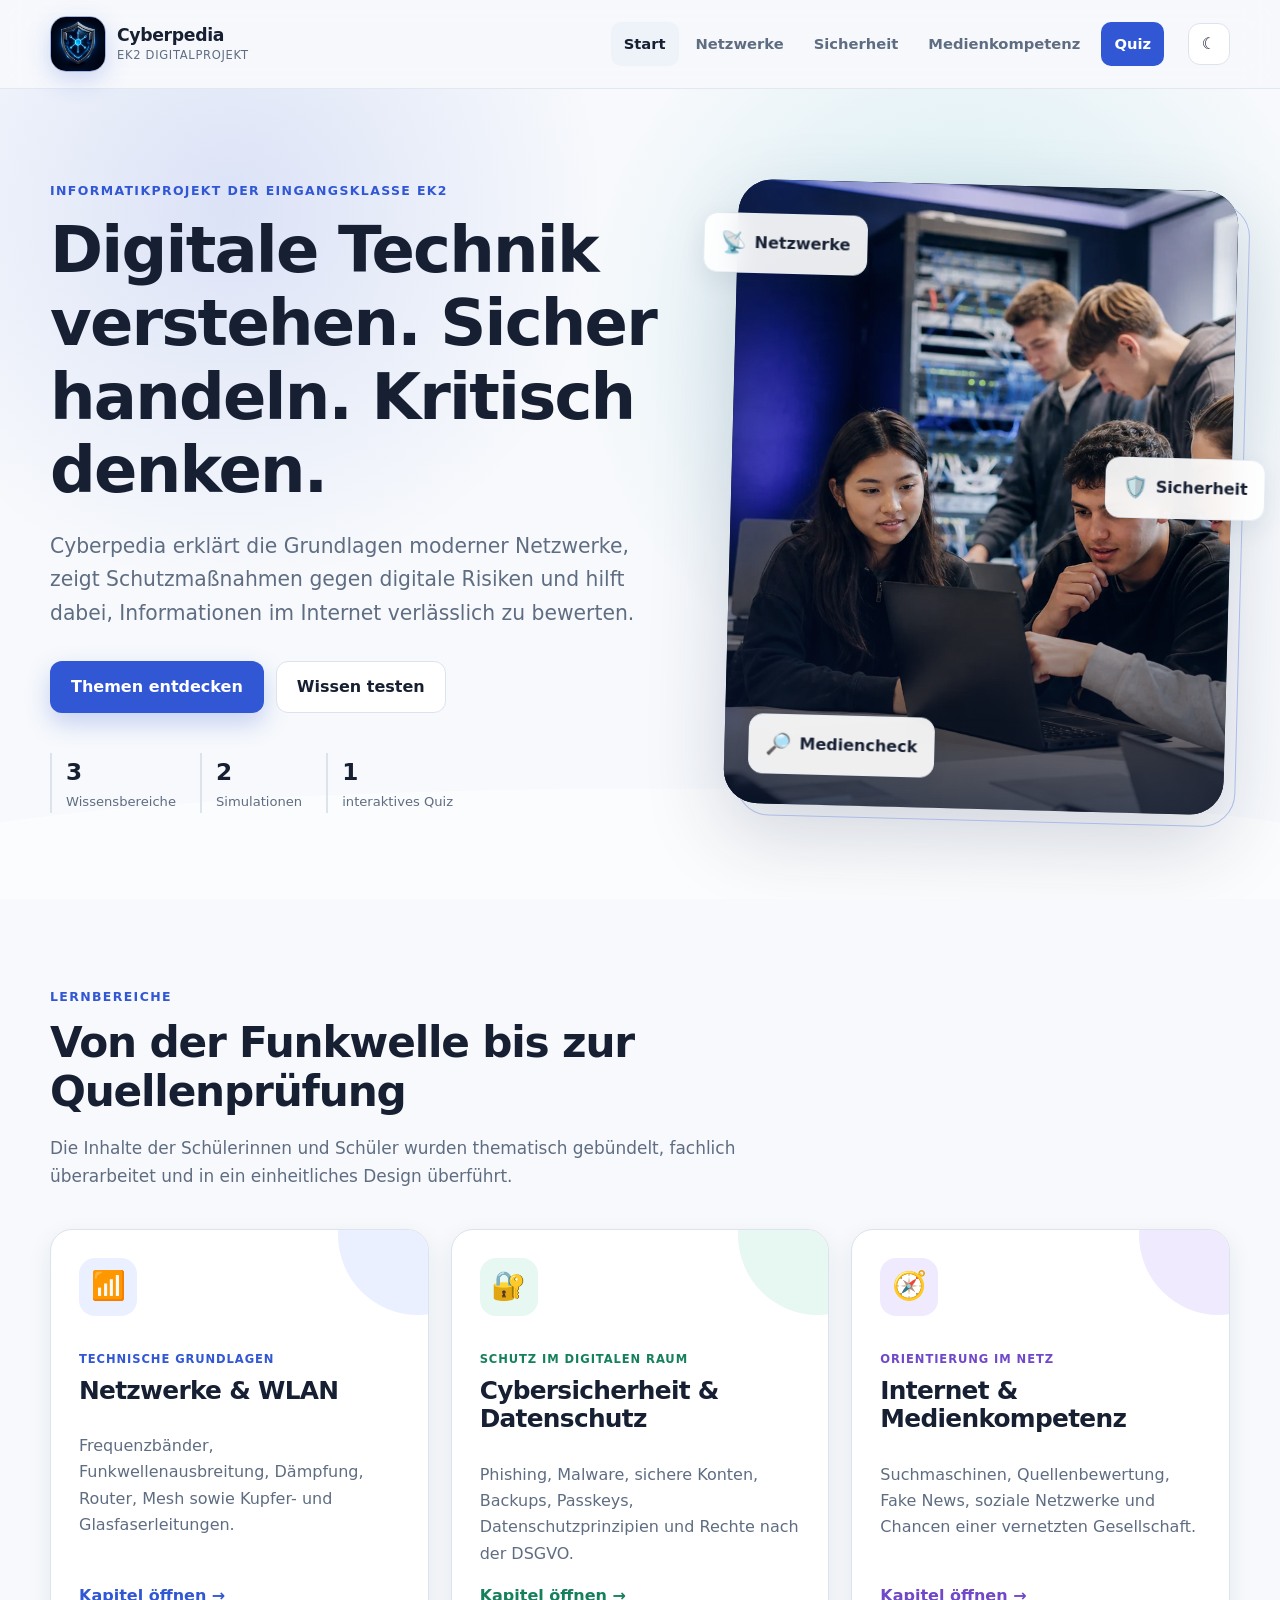
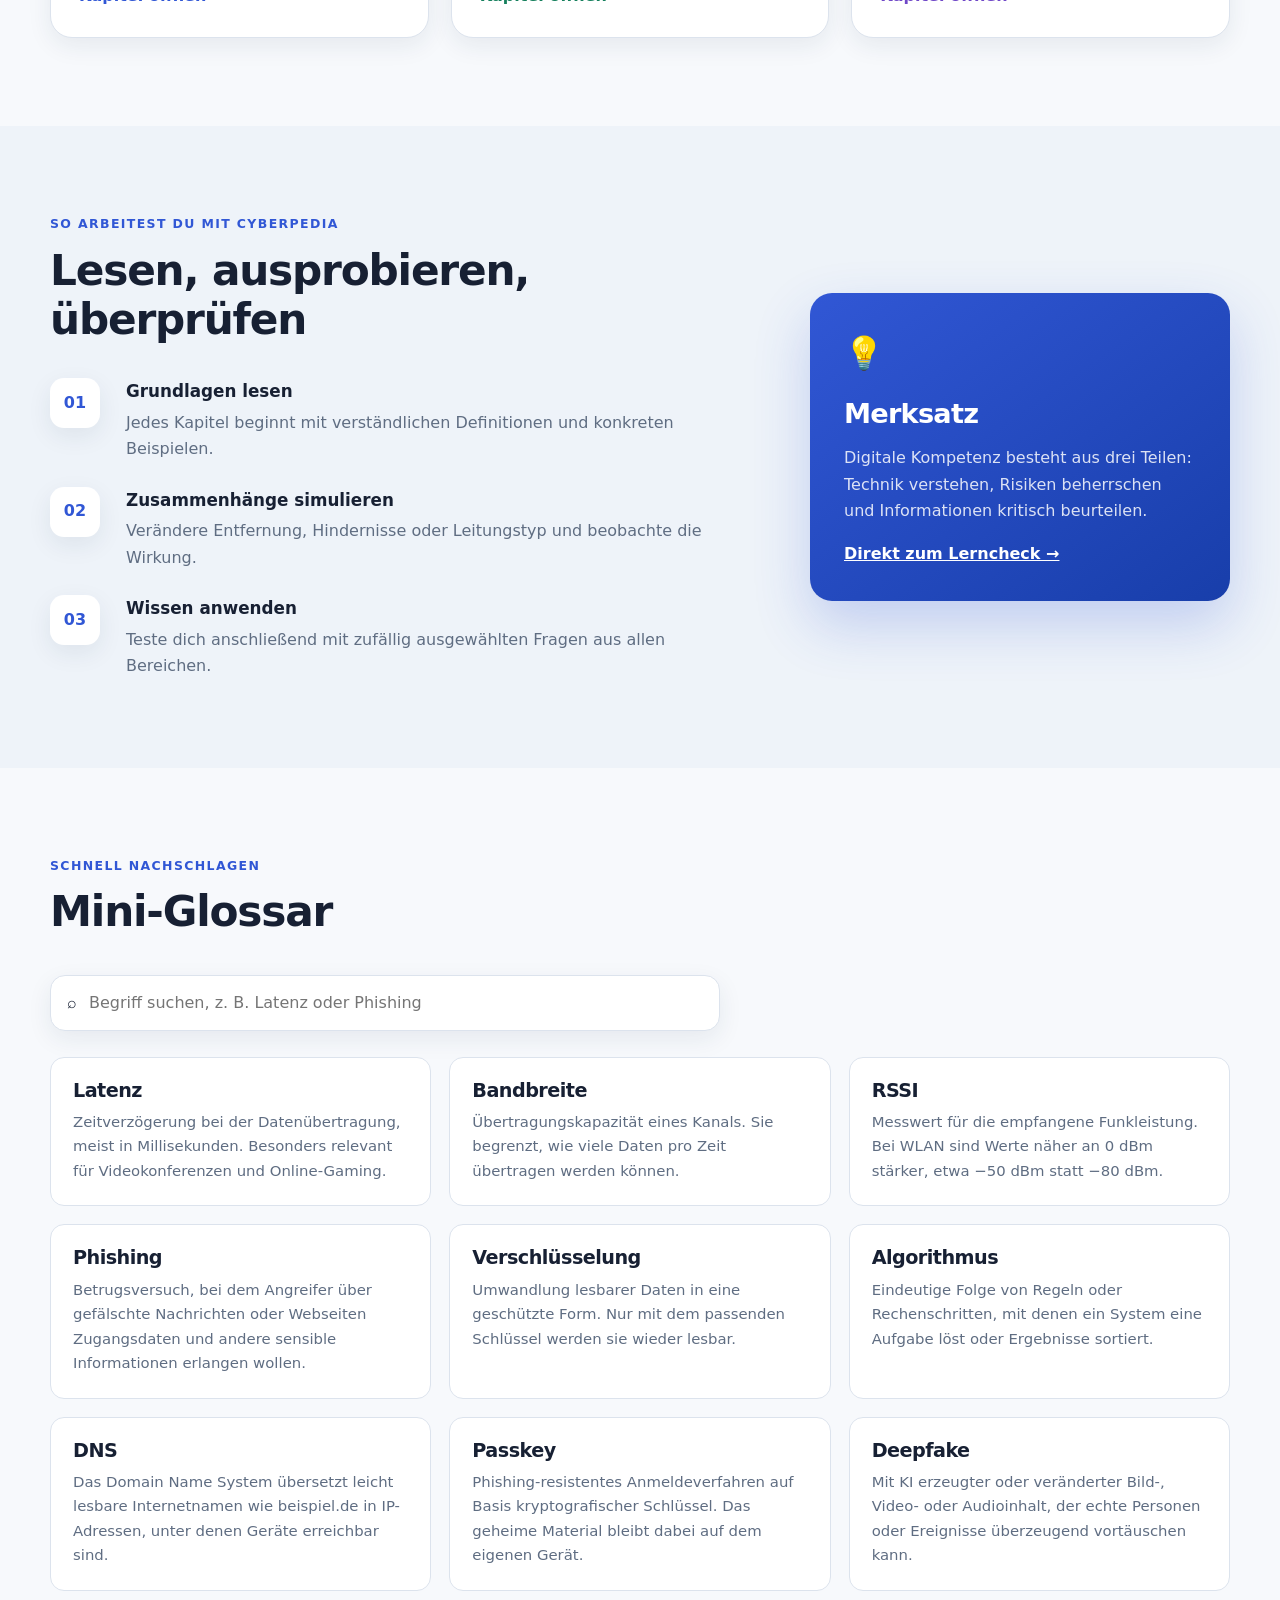
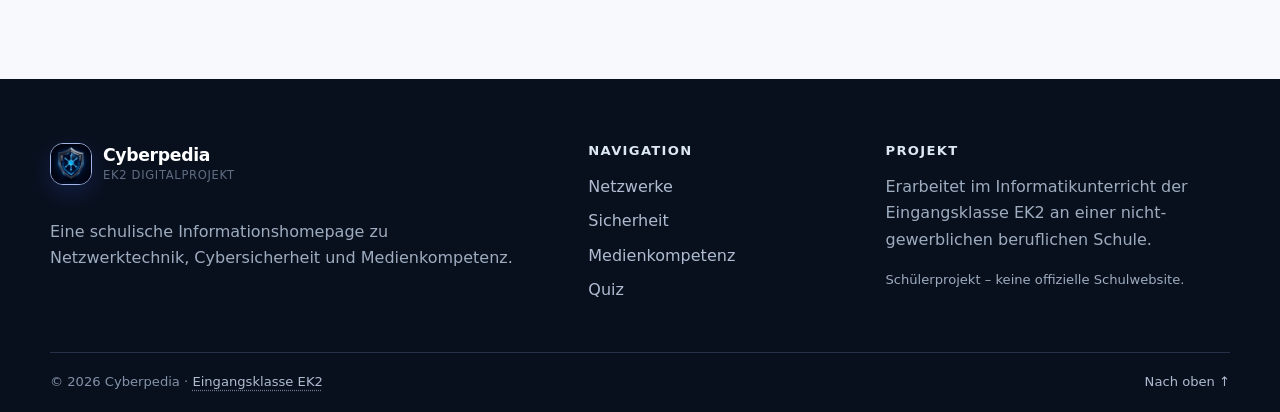
<file: index.html>
<!doctype html>
<html lang="de">
<head>
  <meta charset="utf-8">
  <meta name="viewport" content="width=device-width, initial-scale=1">
  <meta name="description" content="Cyberpedia ist das digitale Informationsprojekt der Eingangsklasse EK2 zu Netzwerktechnik, Cybersicherheit und Medienkompetenz.">
  <meta name="theme-color" content="#0b1020">
  <title>Cyberpedia | Digitale Welt verständlich erklärt</title>
  <link rel="canonical" href="https://jakobsawazki.github.io/Cyberpedia-EK2/">
  <meta property="og:type" content="website">
  <meta property="og:title" content="Cyberpedia | Digitale Welt verständlich erklärt">
  <meta property="og:description" content="Das EK2-Digitalprojekt zu Netzwerken, Cybersicherheit und Medienkompetenz.">
  <meta property="og:image" content="https://jakobsawazki.github.io/Cyberpedia-EK2/assets/cyberpedia-hero.webp">
  <meta name="twitter:card" content="summary_large_image">
  <link rel="icon" href="favicon.ico" sizes="any">
  <link rel="icon" href="assets/cyberpedia-favicon-32.png" type="image/png" sizes="32x32">
  <link rel="apple-touch-icon" href="assets/cyberpedia-favicon.png">
  <link rel="preload" href="assets/cyberpedia-hero.webp" as="image" type="image/webp">
  <link rel="stylesheet" href="style.css">
  <script src="script.js" defer></script>
</head>
<body data-page="home">
  <a class="skip-link" href="#main-content">Zum Inhalt springen</a>
  <header class="site-header">
    <div class="container nav-wrap">
      <a class="brand" href="index.html" aria-label="Cyberpedia Startseite">
        <img src="assets/cyberpedia-logo.png" alt="" width="56" height="56">
        <span><strong>Cyberpedia</strong><small>EK2 Digitalprojekt</small></span>
      </a>
      <button class="nav-toggle" type="button" aria-expanded="false" aria-controls="main-nav"><span class="sr-only">Menü öffnen</span>☰</button>
      <nav id="main-nav" class="main-nav" aria-label="Hauptnavigation">
        <a href="index.html" data-nav="home">Start</a>
        <a href="netzwerke.html" data-nav="netzwerke">Netzwerke</a>
        <a href="sicherheit.html" data-nav="sicherheit">Sicherheit</a>
        <a href="medienkompetenz.html" data-nav="medien">Medienkompetenz</a>
        <a class="nav-quiz" href="quiz.html" data-nav="quiz">Quiz</a>
      </nav>
      <button class="theme-toggle" type="button" aria-label="Darstellung wechseln" title="Hell/Dunkel umschalten">◐</button>
    </div>
  </header>

  <main id="main-content">
    <section class="hero">
      <div class="container hero-grid">
        <div class="hero-copy">
          <p class="eyebrow">Informatikprojekt der Eingangsklasse EK2</p>
          <h1>Digitale Technik verstehen. Sicher handeln. Kritisch denken.</h1>
          <p class="lead">Cyberpedia erklärt die Grundlagen moderner Netzwerke, zeigt Schutzmaßnahmen gegen digitale Risiken und hilft dabei, Informationen im Internet verlässlich zu bewerten.</p>
          <div class="button-row">
            <a class="button primary" href="#themen">Themen entdecken</a>
            <a class="button secondary" href="quiz.html">Wissen testen</a>
          </div>
          <ul class="hero-facts" aria-label="Projektmerkmale">
            <li><strong>3</strong><span>Wissensbereiche</span></li>
            <li><strong>2</strong><span>Simulationen</span></li>
            <li><strong>1</strong><span>interaktives Quiz</span></li>
          </ul>
        </div>
        <figure class="hero-photo">
          <img src="assets/cyberpedia-hero.webp" alt="Schülerinnen und Schüler arbeiten gemeinsam an Laptops in einem Netzwerktechnikraum" width="1586" height="992" fetchpriority="high">
          <figcaption class="sr-only">Gemeinsam digitale Technik verstehen und verantwortungsvoll nutzen.</figcaption>
          <div class="photo-glow" aria-hidden="true"></div>
          <div class="visual-card card-wifi" aria-hidden="true"><span>📡</span>Netzwerke</div>
          <div class="visual-card card-lock" aria-hidden="true"><span>🛡️</span>Sicherheit</div>
          <div class="visual-card card-search" aria-hidden="true"><span>🔎</span>Mediencheck</div>
        </figure>
      </div>
    </section>

    <section id="themen" class="section">
      <div class="container">
        <div class="section-heading">
          <p class="eyebrow">Lernbereiche</p>
          <h2>Von der Funkwelle bis zur Quellenprüfung</h2>
          <p>Die Inhalte der Schülerinnen und Schüler wurden thematisch gebündelt, fachlich überarbeitet und in ein einheitliches Design überführt.</p>
        </div>
        <div class="feature-grid">
          <a class="feature-card accent-blue" href="netzwerke.html">
            <span class="feature-icon">📶</span>
            <p class="card-kicker">Technische Grundlagen</p>
            <h3>Netzwerke &amp; WLAN</h3>
            <p>Frequenzbänder, Funkwellenausbreitung, Dämpfung, Router, Mesh sowie Kupfer- und Glasfaserleitungen.</p>
            <span class="card-link">Kapitel öffnen →</span>
          </a>
          <a class="feature-card accent-green" href="sicherheit.html">
            <span class="feature-icon">🔐</span>
            <p class="card-kicker">Schutz im digitalen Raum</p>
            <h3>Cybersicherheit &amp; Datenschutz</h3>
            <p>Phishing, Malware, sichere Konten, Backups, Passkeys, Datenschutzprinzipien und Rechte nach der DSGVO.</p>
            <span class="card-link">Kapitel öffnen →</span>
          </a>
          <a class="feature-card accent-violet" href="medienkompetenz.html">
            <span class="feature-icon">🧭</span>
            <p class="card-kicker">Orientierung im Netz</p>
            <h3>Internet &amp; Medienkompetenz</h3>
            <p>Suchmaschinen, Quellenbewertung, Fake News, soziale Netzwerke und Chancen einer vernetzten Gesellschaft.</p>
            <span class="card-link">Kapitel öffnen →</span>
          </a>
        </div>
      </div>
    </section>

    <section class="section section-muted">
      <div class="container split-grid">
        <div>
          <p class="eyebrow">So arbeitest du mit Cyberpedia</p>
          <h2>Lesen, ausprobieren, überprüfen</h2>
          <ol class="steps">
            <li><span>01</span><div><strong>Grundlagen lesen</strong><p>Jedes Kapitel beginnt mit verständlichen Definitionen und konkreten Beispielen.</p></div></li>
            <li><span>02</span><div><strong>Zusammenhänge simulieren</strong><p>Verändere Entfernung, Hindernisse oder Leitungstyp und beobachte die Wirkung.</p></div></li>
            <li><span>03</span><div><strong>Wissen anwenden</strong><p>Teste dich anschließend mit zufällig ausgewählten Fragen aus allen Bereichen.</p></div></li>
          </ol>
        </div>
        <aside class="callout">
          <span class="callout-icon">💡</span>
          <h3>Merksatz</h3>
          <p>Digitale Kompetenz besteht aus drei Teilen: Technik verstehen, Risiken beherrschen und Informationen kritisch beurteilen.</p>
          <a href="quiz.html">Direkt zum Lerncheck →</a>
        </aside>
      </div>
    </section>

    <section class="section">
      <div class="container">
        <div class="section-heading compact">
          <p class="eyebrow">Schnell nachschlagen</p>
          <h2>Mini-Glossar</h2>
        </div>
        <label class="search-field">
          <span class="sr-only">Glossar durchsuchen</span>
          <span aria-hidden="true">⌕</span>
          <input id="glossary-search" type="search" placeholder="Begriff suchen, z. B. Latenz oder Phishing" autocomplete="off">
        </label>
        <div class="glossary-grid" id="glossary-grid">
          <article class="glossary-card" data-terms="latenz verzögerung ping"><h3>Latenz</h3><p>Zeitverzögerung bei der Datenübertragung, meist in Millisekunden. Besonders relevant für Videokonferenzen und Online-Gaming.</p></article>
          <article class="glossary-card" data-terms="bandbreite datenrate geschwindigkeit"><h3>Bandbreite</h3><p>Übertragungskapazität eines Kanals. Sie begrenzt, wie viele Daten pro Zeit übertragen werden können.</p></article>
          <article class="glossary-card" data-terms="rssi signalstärke dbm wlan"><h3>RSSI</h3><p>Messwert für die empfangene Funkleistung. Bei WLAN sind Werte näher an 0 dBm stärker, etwa −50 dBm statt −80 dBm.</p></article>
          <article class="glossary-card" data-terms="phishing betrug mail passwort"><h3>Phishing</h3><p>Betrugsversuch, bei dem Angreifer über gefälschte Nachrichten oder Webseiten Zugangsdaten und andere sensible Informationen erlangen wollen.</p></article>
          <article class="glossary-card" data-terms="verschlüsselung vertraulichkeit https"><h3>Verschlüsselung</h3><p>Umwandlung lesbarer Daten in eine geschützte Form. Nur mit dem passenden Schlüssel werden sie wieder lesbar.</p></article>
          <article class="glossary-card" data-terms="algorithmus ranking suche"><h3>Algorithmus</h3><p>Eindeutige Folge von Regeln oder Rechenschritten, mit denen ein System eine Aufgabe löst oder Ergebnisse sortiert.</p></article>
          <article class="glossary-card" data-terms="dns domain name system adresse ip namensauflösung"><h3>DNS</h3><p>Das Domain Name System übersetzt leicht lesbare Internetnamen wie beispiel.de in IP-Adressen, unter denen Geräte erreichbar sind.</p></article>
          <article class="glossary-card" data-terms="passkey anmeldung konto biometrie schlüssel"><h3>Passkey</h3><p>Phishing-resistentes Anmeldeverfahren auf Basis kryptografischer Schlüssel. Das geheime Material bleibt dabei auf dem eigenen Gerät.</p></article>
          <article class="glossary-card" data-terms="deepfake ki manipulation bild video audio"><h3>Deepfake</h3><p>Mit KI erzeugter oder veränderter Bild-, Video- oder Audioinhalt, der echte Personen oder Ereignisse überzeugend vortäuschen kann.</p></article>
        </div>
        <p id="glossary-empty" class="empty-state" hidden>Zu diesem Suchbegriff wurde kein Glossareintrag gefunden.</p>
      </div>
    </section>
  </main>

  <footer class="site-footer">
    <div class="container footer-grid">
      <div><a class="brand footer-brand" href="index.html"><img src="assets/cyberpedia-logo.png" alt="" width="42" height="42"><span><strong>Cyberpedia</strong><small>EK2 Digitalprojekt</small></span></a><p>Eine schulische Informationshomepage zu Netzwerktechnik, Cybersicherheit und Medienkompetenz.</p></div>
      <div><h2>Navigation</h2><a href="netzwerke.html">Netzwerke</a><a href="sicherheit.html">Sicherheit</a><a href="medienkompetenz.html">Medienkompetenz</a><a href="quiz.html">Quiz</a></div>
      <div><h2>Projekt</h2><p>Erarbeitet im Informatikunterricht der Eingangsklasse EK2 an einer nicht-gewerblichen beruflichen Schule.</p><p class="footer-note">Schülerprojekt – keine offizielle Schulwebsite.</p></div>
    </div>
    <div class="container footer-bottom"><span>© 2026 Cyberpedia · <button class="student-credits-trigger" type="button">Eingangsklasse EK2</button></span><a href="#main-content">Nach oben ↑</a></div>
  </footer>
</body>
</html>
</file>
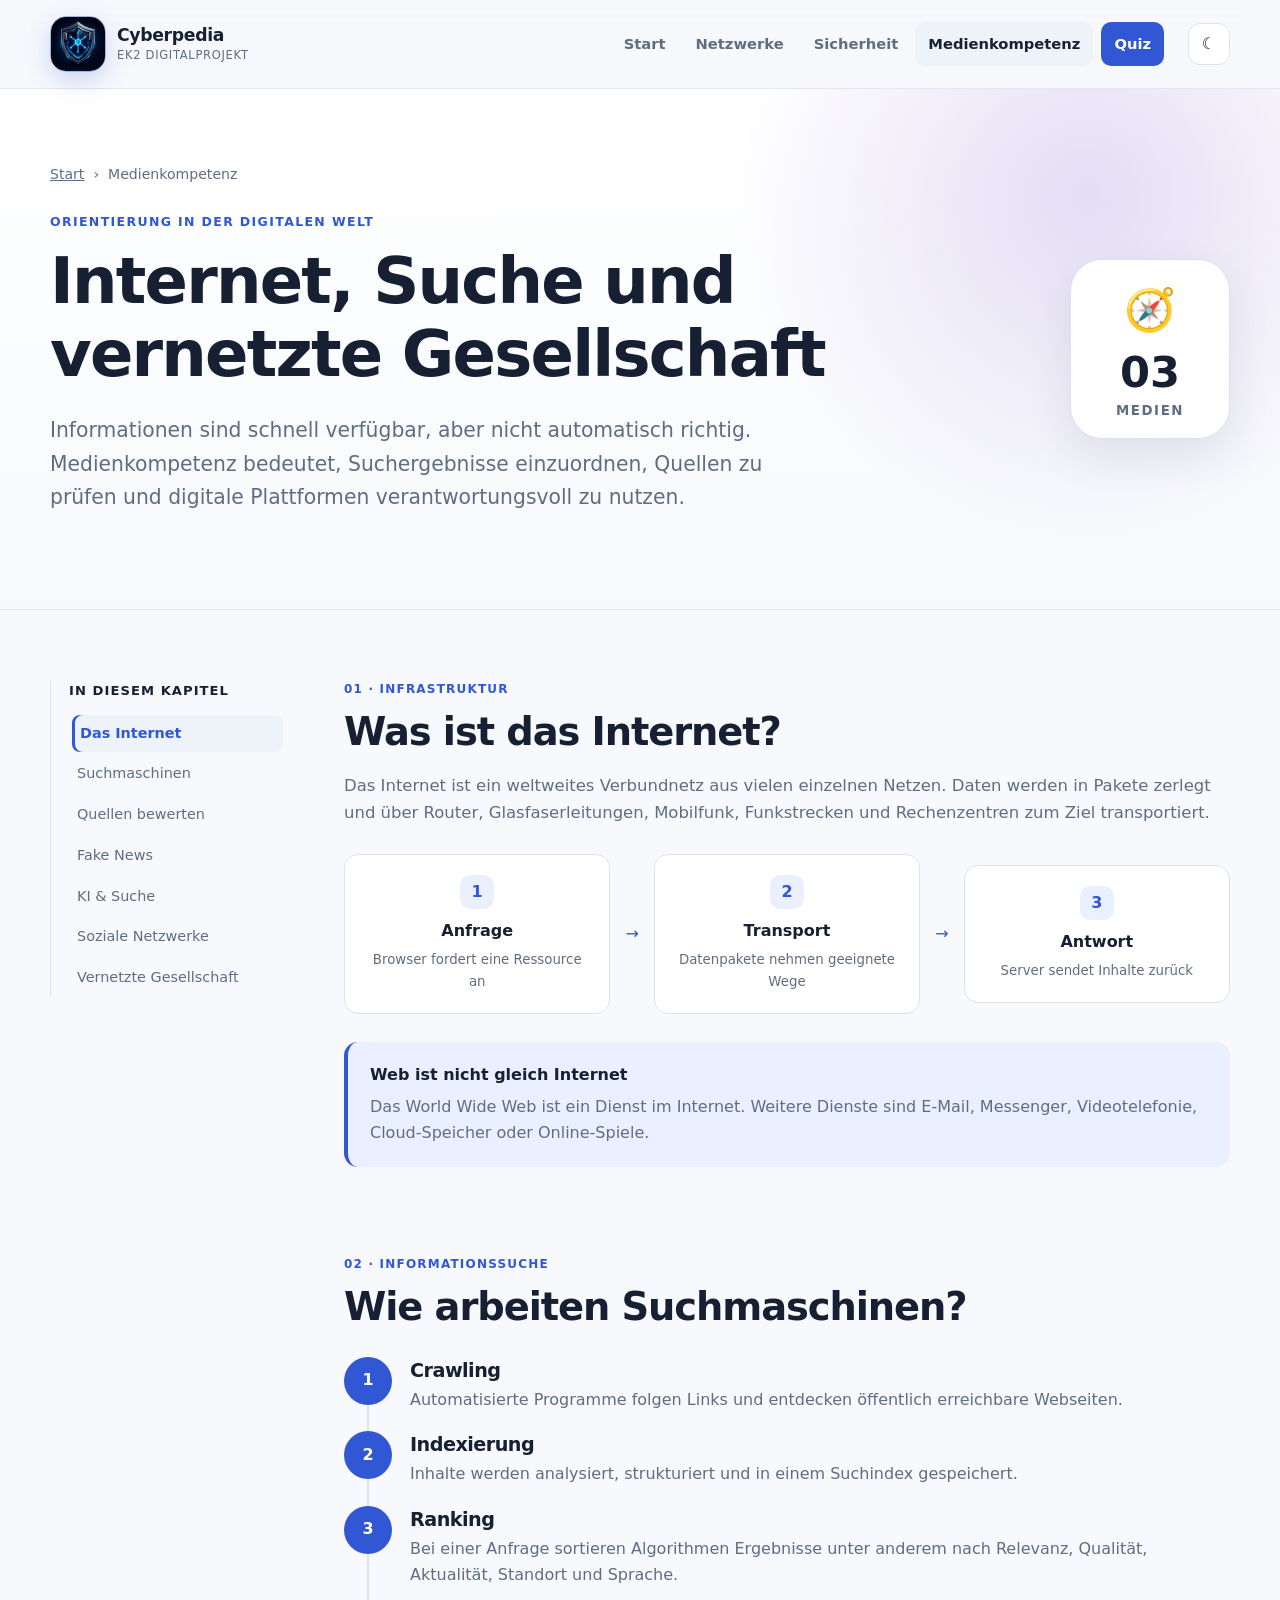
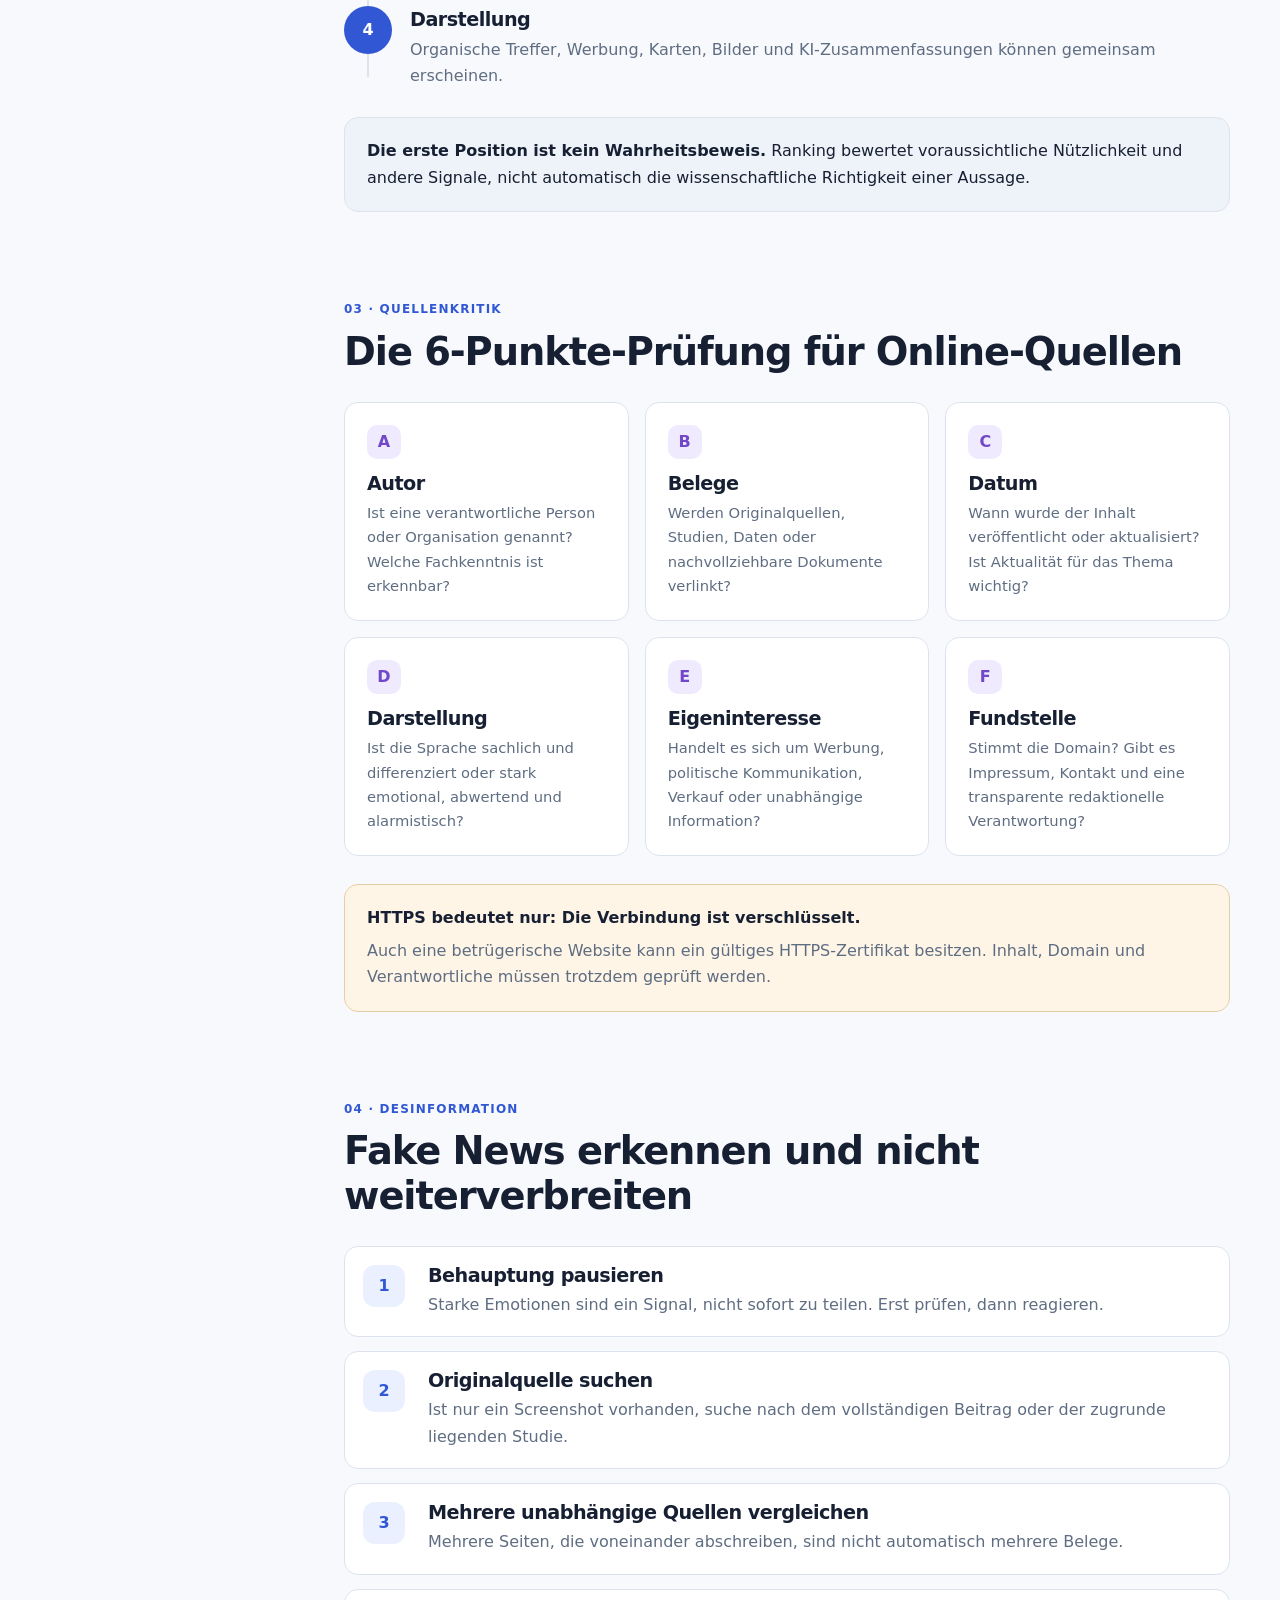
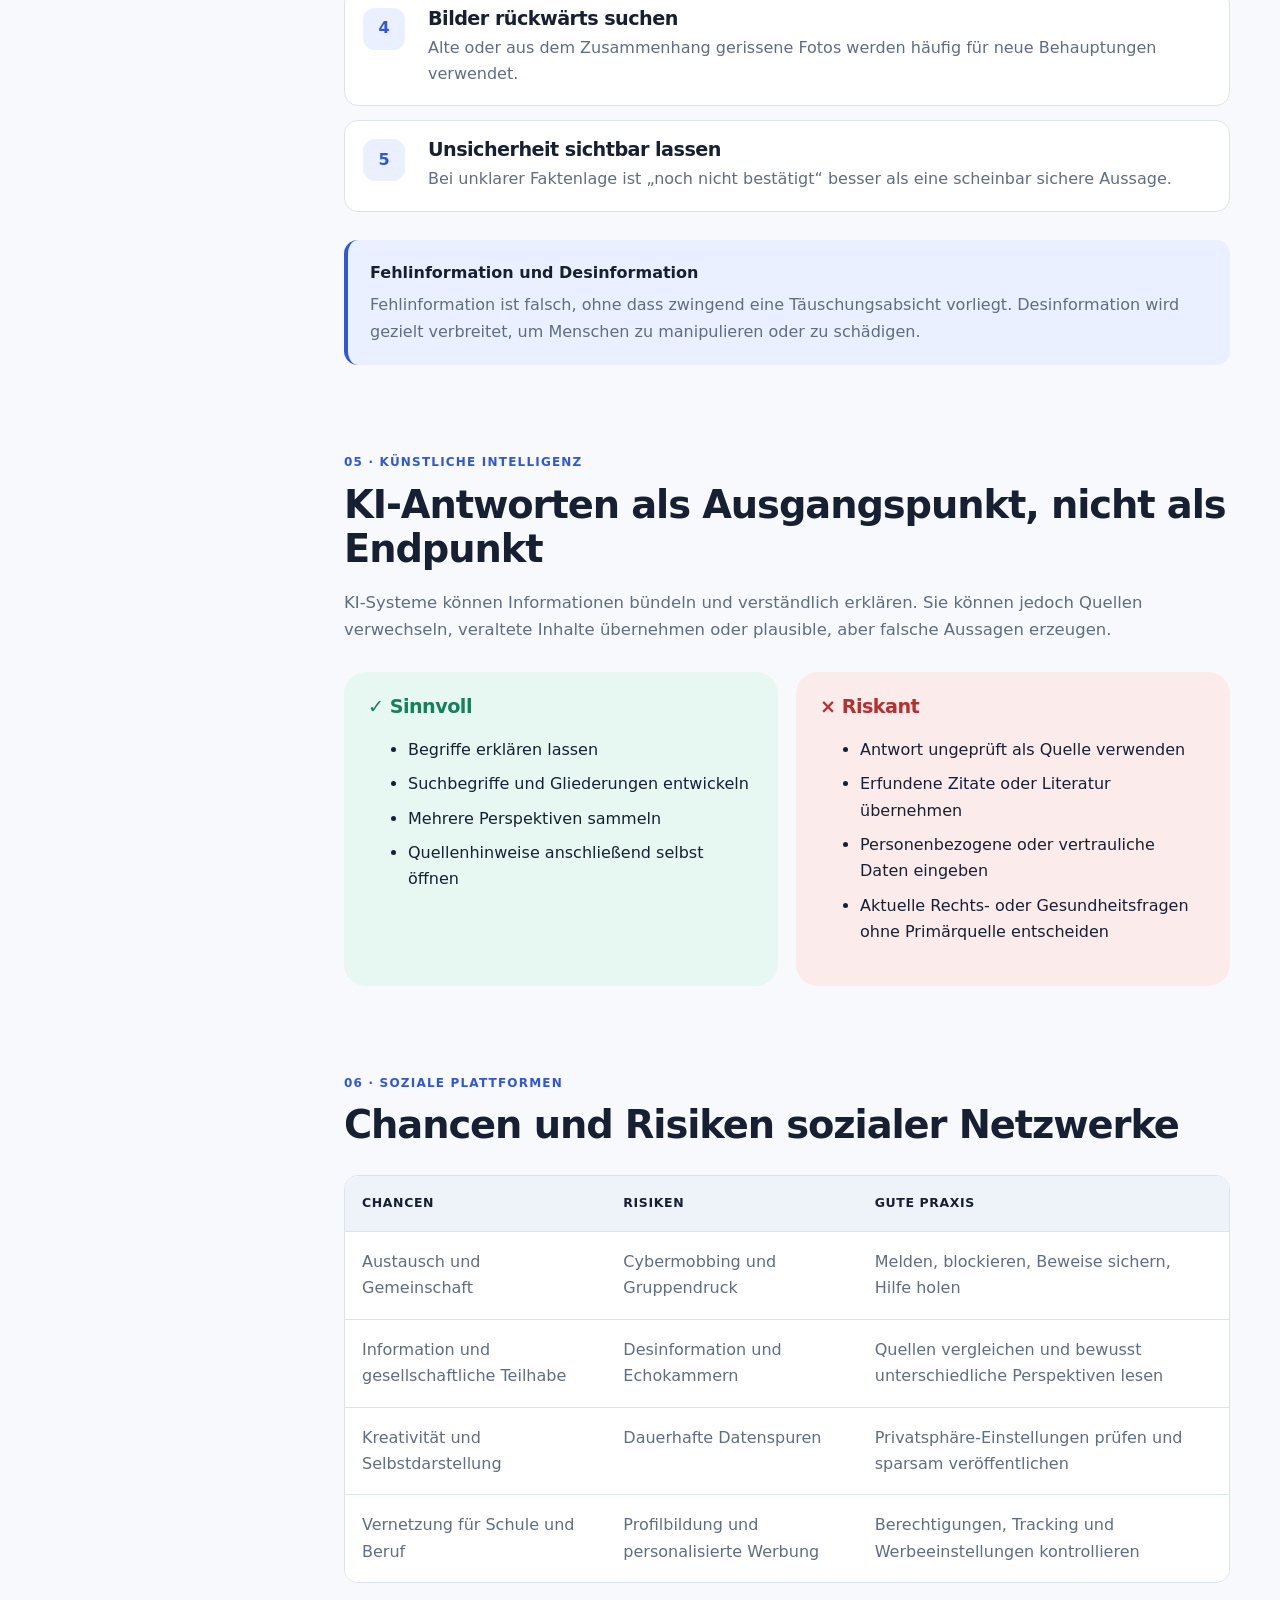
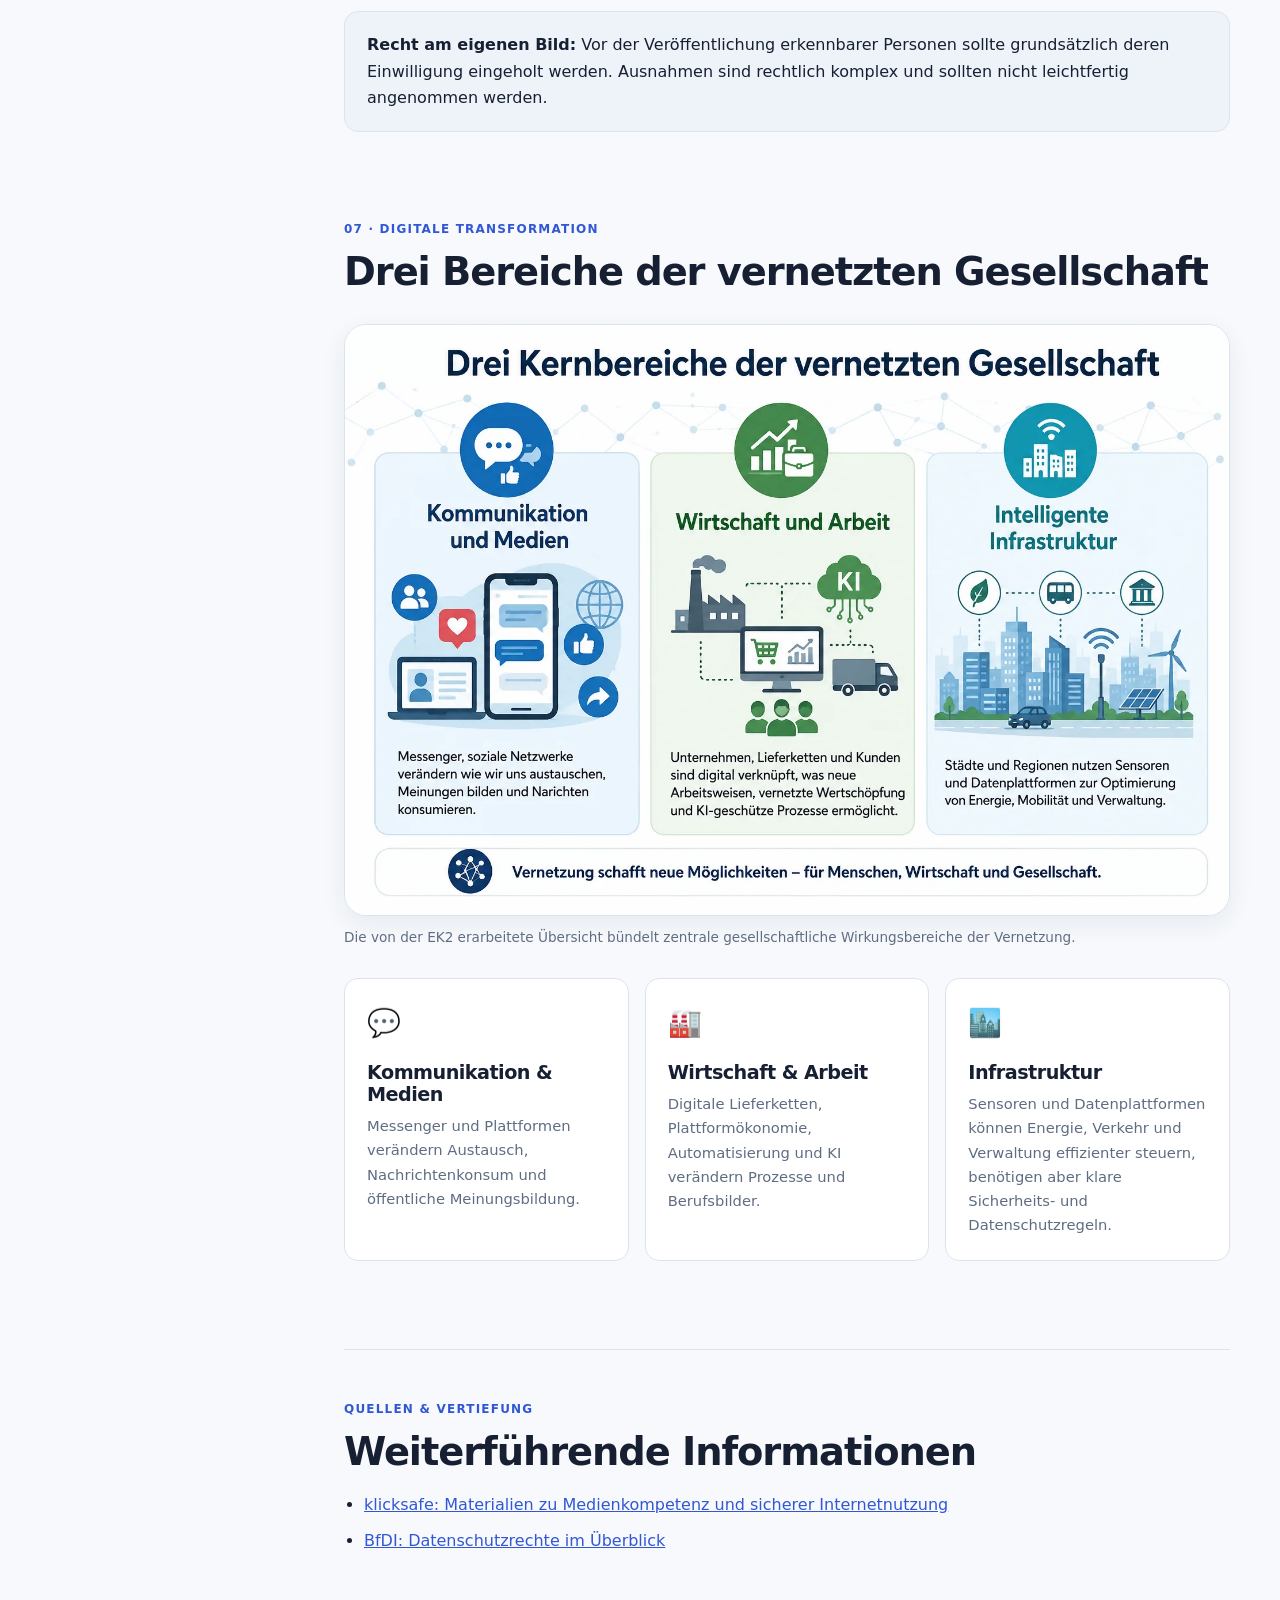
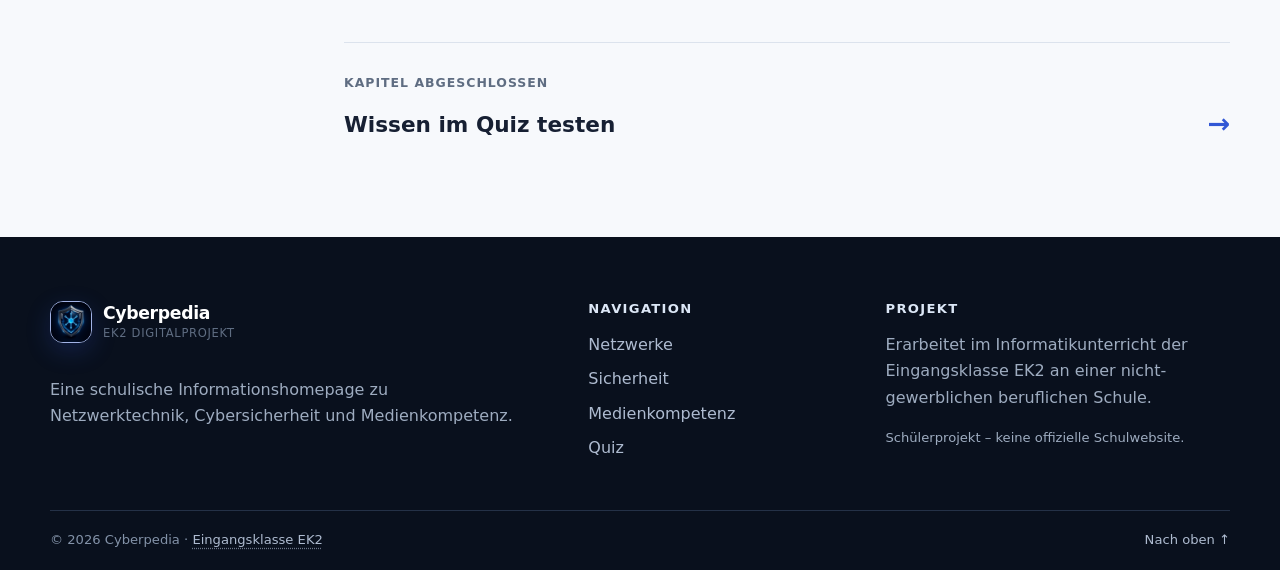
<file: medienkompetenz.html>
<!doctype html><html lang="de"><head><meta charset="utf-8"><meta name="viewport" content="width=device-width, initial-scale=1"><meta name="description" content="Internet und Medienkompetenz: Suchmaschinen verstehen, Quellen prüfen, Fake News erkennen und soziale Netzwerke reflektiert nutzen."><meta name="theme-color" content="#0b1020"><title>Internet & Medienkompetenz | Cyberpedia</title><link rel="canonical" href="https://jakobsawazki.github.io/Cyberpedia-EK2/medienkompetenz.html"><meta property="og:type" content="article"><meta property="og:title" content="Internet & Medienkompetenz | Cyberpedia"><meta property="og:description" content="Suchmaschinen verstehen, Quellen prüfen und digitale Plattformen reflektiert nutzen."><meta property="og:image" content="https://jakobsawazki.github.io/Cyberpedia-EK2/assets/cyberpedia-hero.webp"><meta name="twitter:card" content="summary_large_image"><link rel="icon" href="favicon.ico" sizes="any"><link rel="icon" href="assets/cyberpedia-favicon-32.png" type="image/png" sizes="32x32"><link rel="apple-touch-icon" href="assets/cyberpedia-favicon.png"><link rel="stylesheet" href="style.css"><script src="script.js" defer></script></head>
<body data-page="medien"><a class="skip-link" href="#main-content">Zum Inhalt springen</a><header class="site-header"><div class="container nav-wrap"><a class="brand" href="index.html" aria-label="Cyberpedia Startseite"><img src="assets/cyberpedia-logo.png" alt="" width="56" height="56"><span><strong>Cyberpedia</strong><small>EK2 Digitalprojekt</small></span></a><button class="nav-toggle" type="button" aria-expanded="false" aria-controls="main-nav"><span class="sr-only">Menü öffnen</span>☰</button><nav id="main-nav" class="main-nav" aria-label="Hauptnavigation"><a href="index.html" data-nav="home">Start</a><a href="netzwerke.html" data-nav="netzwerke">Netzwerke</a><a href="sicherheit.html" data-nav="sicherheit">Sicherheit</a><a href="medienkompetenz.html" data-nav="medien">Medienkompetenz</a><a class="nav-quiz" href="quiz.html" data-nav="quiz">Quiz</a></nav><button class="theme-toggle" type="button" aria-label="Darstellung wechseln" title="Hell/Dunkel umschalten">◐</button></div></header>
<main id="main-content"><section class="page-hero hero-media"><div class="container page-hero-grid"><div><p class="breadcrumbs"><a href="index.html">Start</a><span>›</span>Medienkompetenz</p><p class="eyebrow">Orientierung in der digitalen Welt</p><h1>Internet, Suche und vernetzte Gesellschaft</h1><p class="lead">Informationen sind schnell verfügbar, aber nicht automatisch richtig. Medienkompetenz bedeutet, Suchergebnisse einzuordnen, Quellen zu prüfen und digitale Plattformen verantwortungsvoll zu nutzen.</p></div><div class="chapter-badge" aria-hidden="true"><span>🧭</span><strong>03</strong><small>Medien</small></div></div></section>
<div class="container chapter-layout"><aside class="toc" aria-label="Inhaltsverzeichnis"><strong>In diesem Kapitel</strong><a href="#internet">Das Internet</a><a href="#suchmaschinen">Suchmaschinen</a><a href="#bewerten">Quellen bewerten</a><a href="#fakenews">Fake News</a><a href="#ki-suche">KI & Suche</a><a href="#netzwerke">Soziale Netzwerke</a><a href="#gesellschaft">Vernetzte Gesellschaft</a></aside>
<div class="chapter-content">
<section id="internet" class="content-section"><p class="section-number">01 · Infrastruktur</p><h2>Was ist das Internet?</h2><p>Das Internet ist ein weltweites Verbundnetz aus vielen einzelnen Netzen. Daten werden in Pakete zerlegt und über Router, Glasfaserleitungen, Mobilfunk, Funkstrecken und Rechenzentren zum Ziel transportiert.</p><div class="flow"><div><span>1</span><strong>Anfrage</strong><small>Browser fordert eine Ressource an</small></div><i>→</i><div><span>2</span><strong>Transport</strong><small>Datenpakete nehmen geeignete Wege</small></div><i>→</i><div><span>3</span><strong>Antwort</strong><small>Server sendet Inhalte zurück</small></div></div><div class="definition"><strong>Web ist nicht gleich Internet</strong><p>Das World Wide Web ist ein Dienst im Internet. Weitere Dienste sind E-Mail, Messenger, Videotelefonie, Cloud-Speicher oder Online-Spiele.</p></div></section>
<section id="suchmaschinen" class="content-section"><p class="section-number">02 · Informationssuche</p><h2>Wie arbeiten Suchmaschinen?</h2><div class="timeline"><article><span>1</span><div><h3>Crawling</h3><p>Automatisierte Programme folgen Links und entdecken öffentlich erreichbare Webseiten.</p></div></article><article><span>2</span><div><h3>Indexierung</h3><p>Inhalte werden analysiert, strukturiert und in einem Suchindex gespeichert.</p></div></article><article><span>3</span><div><h3>Ranking</h3><p>Bei einer Anfrage sortieren Algorithmen Ergebnisse unter anderem nach Relevanz, Qualität, Aktualität, Standort und Sprache.</p></div></article><article><span>4</span><div><h3>Darstellung</h3><p>Organische Treffer, Werbung, Karten, Bilder und KI-Zusammenfassungen können gemeinsam erscheinen.</p></div></article></div><div class="note"><strong>Die erste Position ist kein Wahrheitsbeweis.</strong> Ranking bewertet voraussichtliche Nützlichkeit und andere Signale, nicht automatisch die wissenschaftliche Richtigkeit einer Aussage.</div></section>
<section id="bewerten" class="content-section"><p class="section-number">03 · Quellenkritik</p><h2>Die 6‑Punkte-Prüfung für Online-Quellen</h2><div class="evaluation-grid"><article><span>A</span><h3>Autor</h3><p>Ist eine verantwortliche Person oder Organisation genannt? Welche Fachkenntnis ist erkennbar?</p></article><article><span>B</span><h3>Belege</h3><p>Werden Originalquellen, Studien, Daten oder nachvollziehbare Dokumente verlinkt?</p></article><article><span>C</span><h3>Datum</h3><p>Wann wurde der Inhalt veröffentlicht oder aktualisiert? Ist Aktualität für das Thema wichtig?</p></article><article><span>D</span><h3>Darstellung</h3><p>Ist die Sprache sachlich und differenziert oder stark emotional, abwertend und alarmistisch?</p></article><article><span>E</span><h3>Eigeninteresse</h3><p>Handelt es sich um Werbung, politische Kommunikation, Verkauf oder unabhängige Information?</p></article><article><span>F</span><h3>Fundstelle</h3><p>Stimmt die Domain? Gibt es Impressum, Kontakt und eine transparente redaktionelle Verantwortung?</p></article></div><div class="warning"><strong>HTTPS bedeutet nur: Die Verbindung ist verschlüsselt.</strong><p>Auch eine betrügerische Website kann ein gültiges HTTPS-Zertifikat besitzen. Inhalt, Domain und Verantwortliche müssen trotzdem geprüft werden.</p></div></section>
<section id="fakenews" class="content-section"><p class="section-number">04 · Desinformation</p><h2>Fake News erkennen und nicht weiterverbreiten</h2><div class="checklist numbered"><article><span>1</span><div><h3>Behauptung pausieren</h3><p>Starke Emotionen sind ein Signal, nicht sofort zu teilen. Erst prüfen, dann reagieren.</p></div></article><article><span>2</span><div><h3>Originalquelle suchen</h3><p>Ist nur ein Screenshot vorhanden, suche nach dem vollständigen Beitrag oder der zugrunde liegenden Studie.</p></div></article><article><span>3</span><div><h3>Mehrere unabhängige Quellen vergleichen</h3><p>Mehrere Seiten, die voneinander abschreiben, sind nicht automatisch mehrere Belege.</p></div></article><article><span>4</span><div><h3>Bilder rückwärts suchen</h3><p>Alte oder aus dem Zusammenhang gerissene Fotos werden häufig für neue Behauptungen verwendet.</p></div></article><article><span>5</span><div><h3>Unsicherheit sichtbar lassen</h3><p>Bei unklarer Faktenlage ist „noch nicht bestätigt“ besser als eine scheinbar sichere Aussage.</p></div></article></div><div class="definition"><strong>Fehlinformation und Desinformation</strong><p>Fehlinformation ist falsch, ohne dass zwingend eine Täuschungsabsicht vorliegt. Desinformation wird gezielt verbreitet, um Menschen zu manipulieren oder zu schädigen.</p></div></section>
<section id="ki-suche" class="content-section"><p class="section-number">05 · Künstliche Intelligenz</p><h2>KI-Antworten als Ausgangspunkt, nicht als Endpunkt</h2><p>KI-Systeme können Informationen bündeln und verständlich erklären. Sie können jedoch Quellen verwechseln, veraltete Inhalte übernehmen oder plausible, aber falsche Aussagen erzeugen.</p><div class="do-dont"><article class="do"><h3>✓ Sinnvoll</h3><ul><li>Begriffe erklären lassen</li><li>Suchbegriffe und Gliederungen entwickeln</li><li>Mehrere Perspektiven sammeln</li><li>Quellenhinweise anschließend selbst öffnen</li></ul></article><article class="dont"><h3>× Riskant</h3><ul><li>Antwort ungeprüft als Quelle verwenden</li><li>Erfundene Zitate oder Literatur übernehmen</li><li>Personenbezogene oder vertrauliche Daten eingeben</li><li>Aktuelle Rechts- oder Gesundheitsfragen ohne Primärquelle entscheiden</li></ul></article></div></section>
<section id="netzwerke" class="content-section"><p class="section-number">06 · Soziale Plattformen</p><h2>Chancen und Risiken sozialer Netzwerke</h2><div class="comparison-table-wrap"><table class="comparison-table"><thead><tr><th>Chancen</th><th>Risiken</th><th>Gute Praxis</th></tr></thead><tbody><tr><td>Austausch und Gemeinschaft</td><td>Cybermobbing und Gruppendruck</td><td>Melden, blockieren, Beweise sichern, Hilfe holen</td></tr><tr><td>Information und gesellschaftliche Teilhabe</td><td>Desinformation und Echokammern</td><td>Quellen vergleichen und bewusst unterschiedliche Perspektiven lesen</td></tr><tr><td>Kreativität und Selbstdarstellung</td><td>Dauerhafte Datenspuren</td><td>Privatsphäre-Einstellungen prüfen und sparsam veröffentlichen</td></tr><tr><td>Vernetzung für Schule und Beruf</td><td>Profilbildung und personalisierte Werbung</td><td>Berechtigungen, Tracking und Werbeeinstellungen kontrollieren</td></tr></tbody></table></div><div class="note"><strong>Recht am eigenen Bild:</strong> Vor der Veröffentlichung erkennbarer Personen sollte grundsätzlich deren Einwilligung eingeholt werden. Ausnahmen sind rechtlich komplex und sollten nicht leichtfertig angenommen werden.</div></section>
<section id="gesellschaft" class="content-section"><p class="section-number">07 · Digitale Transformation</p><h2>Drei Bereiche der vernetzten Gesellschaft</h2><figure class="content-image"><picture><source srcset="assets/kernbereiche.webp" type="image/webp"><img src="assets/kernbereiche.png" alt="Infografik zu Kommunikation und Medien, Wirtschaft und Arbeit sowie intelligenter Infrastruktur" width="1536" height="1024" loading="lazy"></picture><figcaption>Die von der EK2 erarbeitete Übersicht bündelt zentrale gesellschaftliche Wirkungsbereiche der Vernetzung.</figcaption></figure><div class="info-grid three"><article class="info-card"><span>💬</span><h3>Kommunikation & Medien</h3><p>Messenger und Plattformen verändern Austausch, Nachrichtenkonsum und öffentliche Meinungsbildung.</p></article><article class="info-card"><span>🏭</span><h3>Wirtschaft & Arbeit</h3><p>Digitale Lieferketten, Plattformökonomie, Automatisierung und KI verändern Prozesse und Berufsbilder.</p></article><article class="info-card"><span>🏙️</span><h3>Infrastruktur</h3><p>Sensoren und Datenplattformen können Energie, Verkehr und Verwaltung effizienter steuern, benötigen aber klare Sicherheits- und Datenschutzregeln.</p></article></div></section>
<section class="content-section sources-section"><p class="section-number">Quellen & Vertiefung</p><h2>Weiterführende Informationen</h2><ul class="source-list"><li><a href="https://www.klicksafe.de/" target="_blank" rel="noopener">klicksafe: Materialien zu Medienkompetenz und sicherer Internetnutzung</a></li><li><a href="https://www.bfdi.bund.de/DE/Buerger/Basiswissen/Betroffenenrechte/BetroffenenRechte_node.html" target="_blank" rel="noopener">BfDI: Datenschutzrechte im Überblick</a></li></ul></section>
<nav class="chapter-next" aria-label="Lernabschluss"><span>Kapitel abgeschlossen</span><a href="quiz.html"><strong>Wissen im Quiz testen</strong><b>→</b></a></nav>
</div></div></main>
<footer class="site-footer"><div class="container footer-grid"><div><a class="brand footer-brand" href="index.html"><img src="assets/cyberpedia-logo.png" alt="" width="42" height="42"><span><strong>Cyberpedia</strong><small>EK2 Digitalprojekt</small></span></a><p>Eine schulische Informationshomepage zu Netzwerktechnik, Cybersicherheit und Medienkompetenz.</p></div><div><h2>Navigation</h2><a href="netzwerke.html">Netzwerke</a><a href="sicherheit.html">Sicherheit</a><a href="medienkompetenz.html">Medienkompetenz</a><a href="quiz.html">Quiz</a></div><div><h2>Projekt</h2><p>Erarbeitet im Informatikunterricht der Eingangsklasse EK2 an einer nicht-gewerblichen beruflichen Schule.</p><p class="footer-note">Schülerprojekt – keine offizielle Schulwebsite.</p></div></div><div class="container footer-bottom"><span>© 2026 Cyberpedia · <button class="student-credits-trigger" type="button">Eingangsklasse EK2</button></span><a href="#main-content">Nach oben ↑</a></div></footer></body></html>
</file>
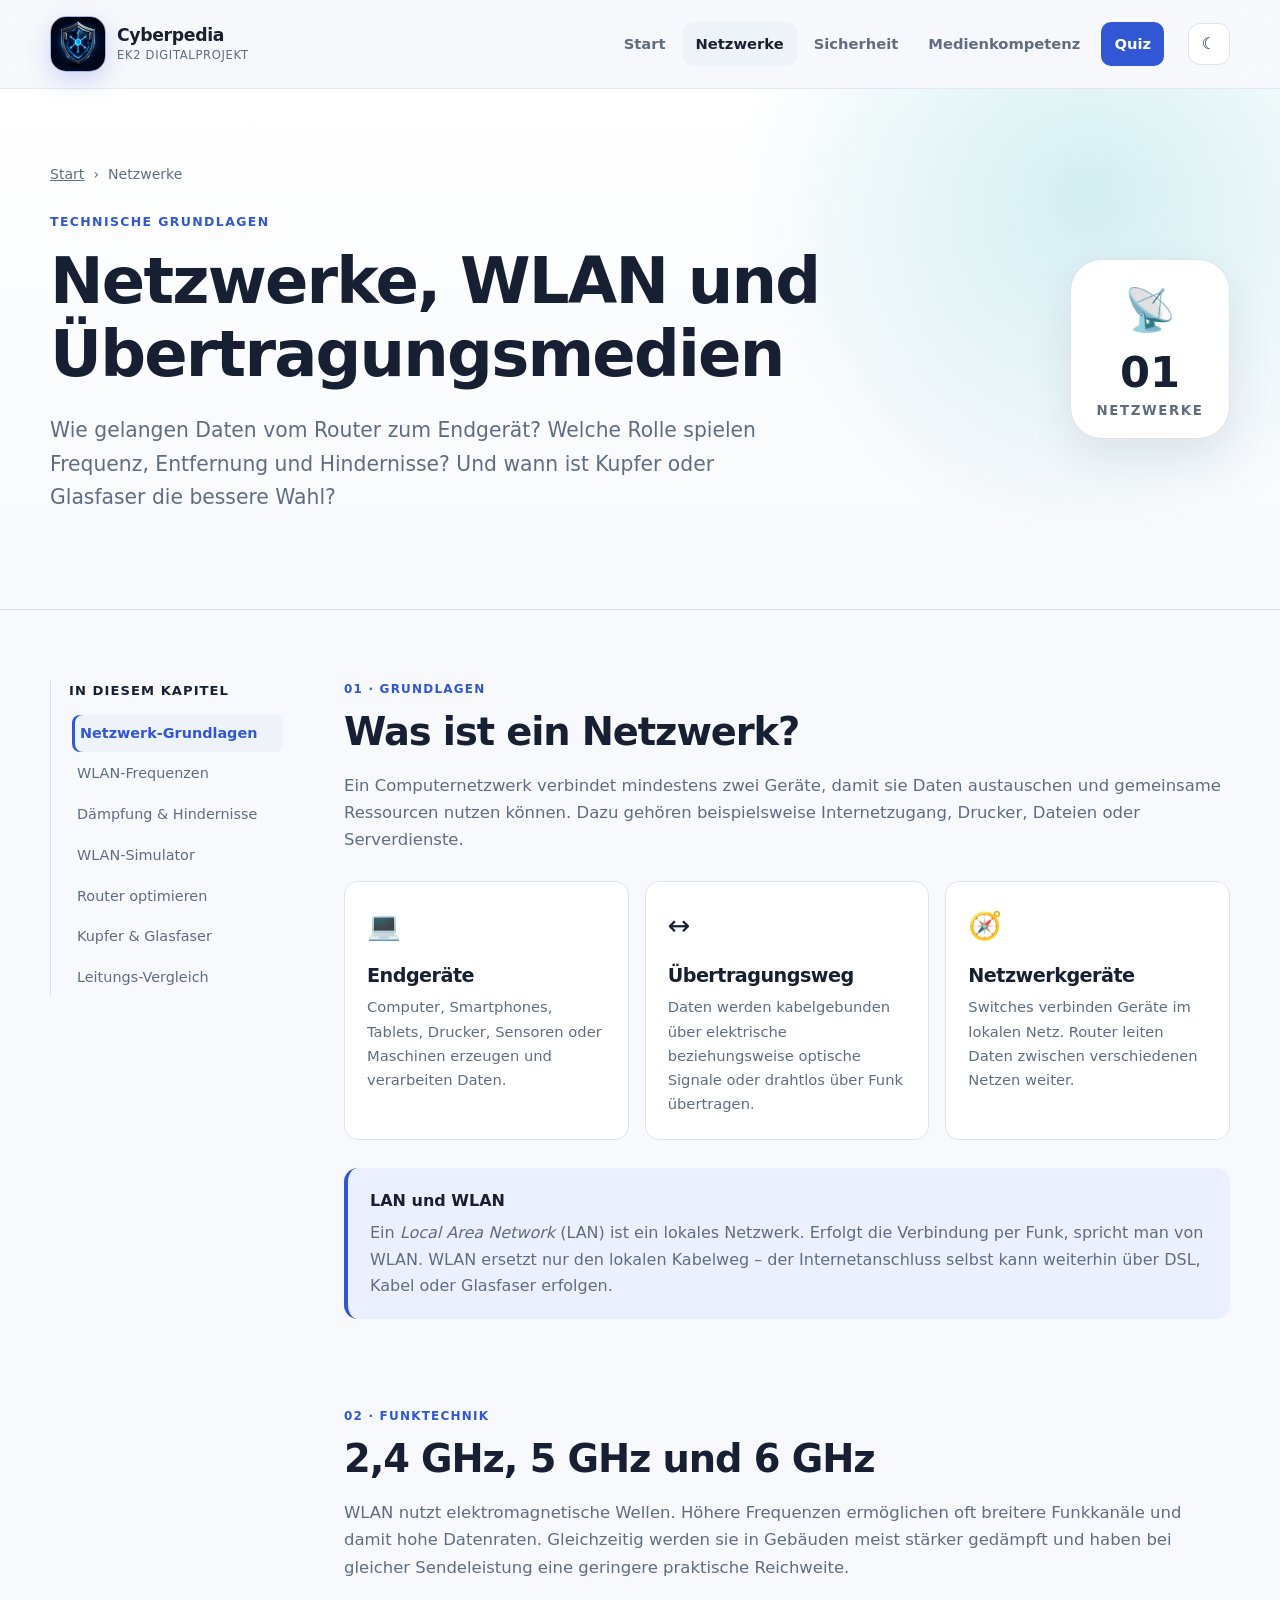
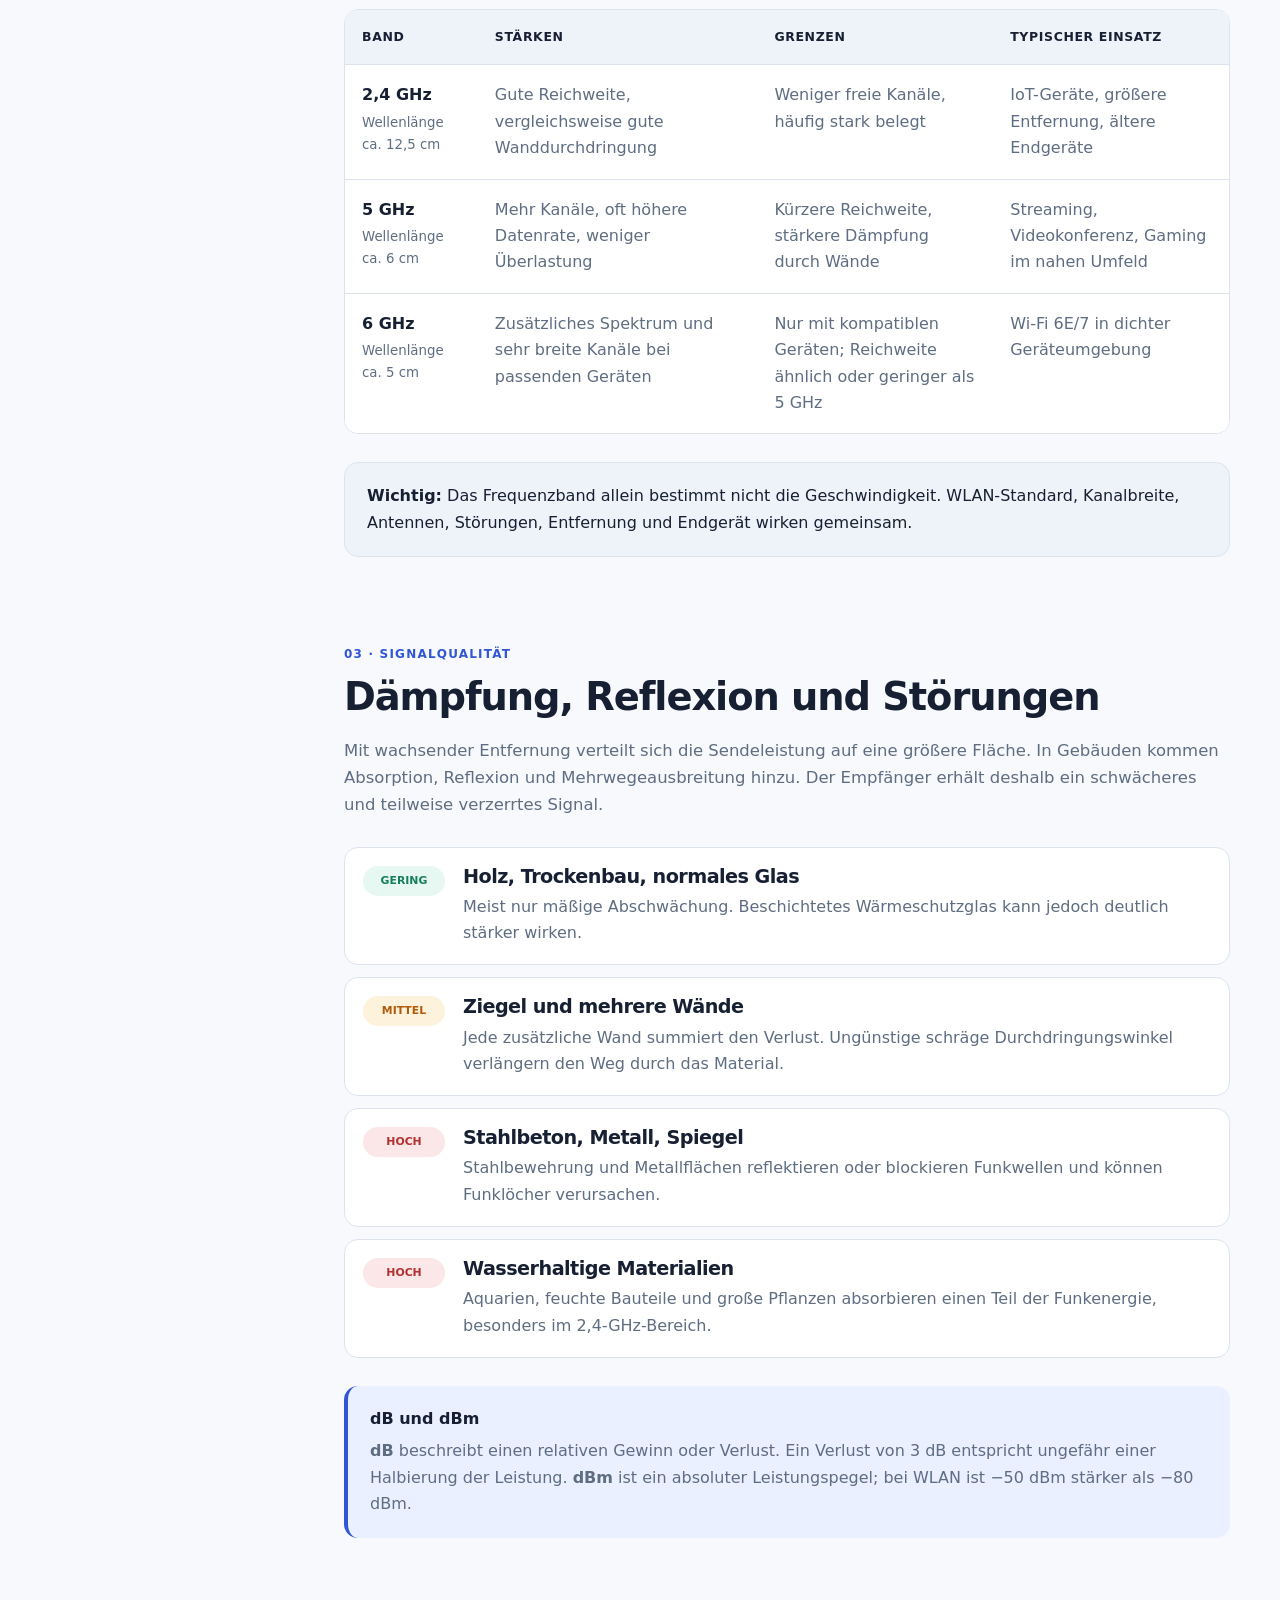
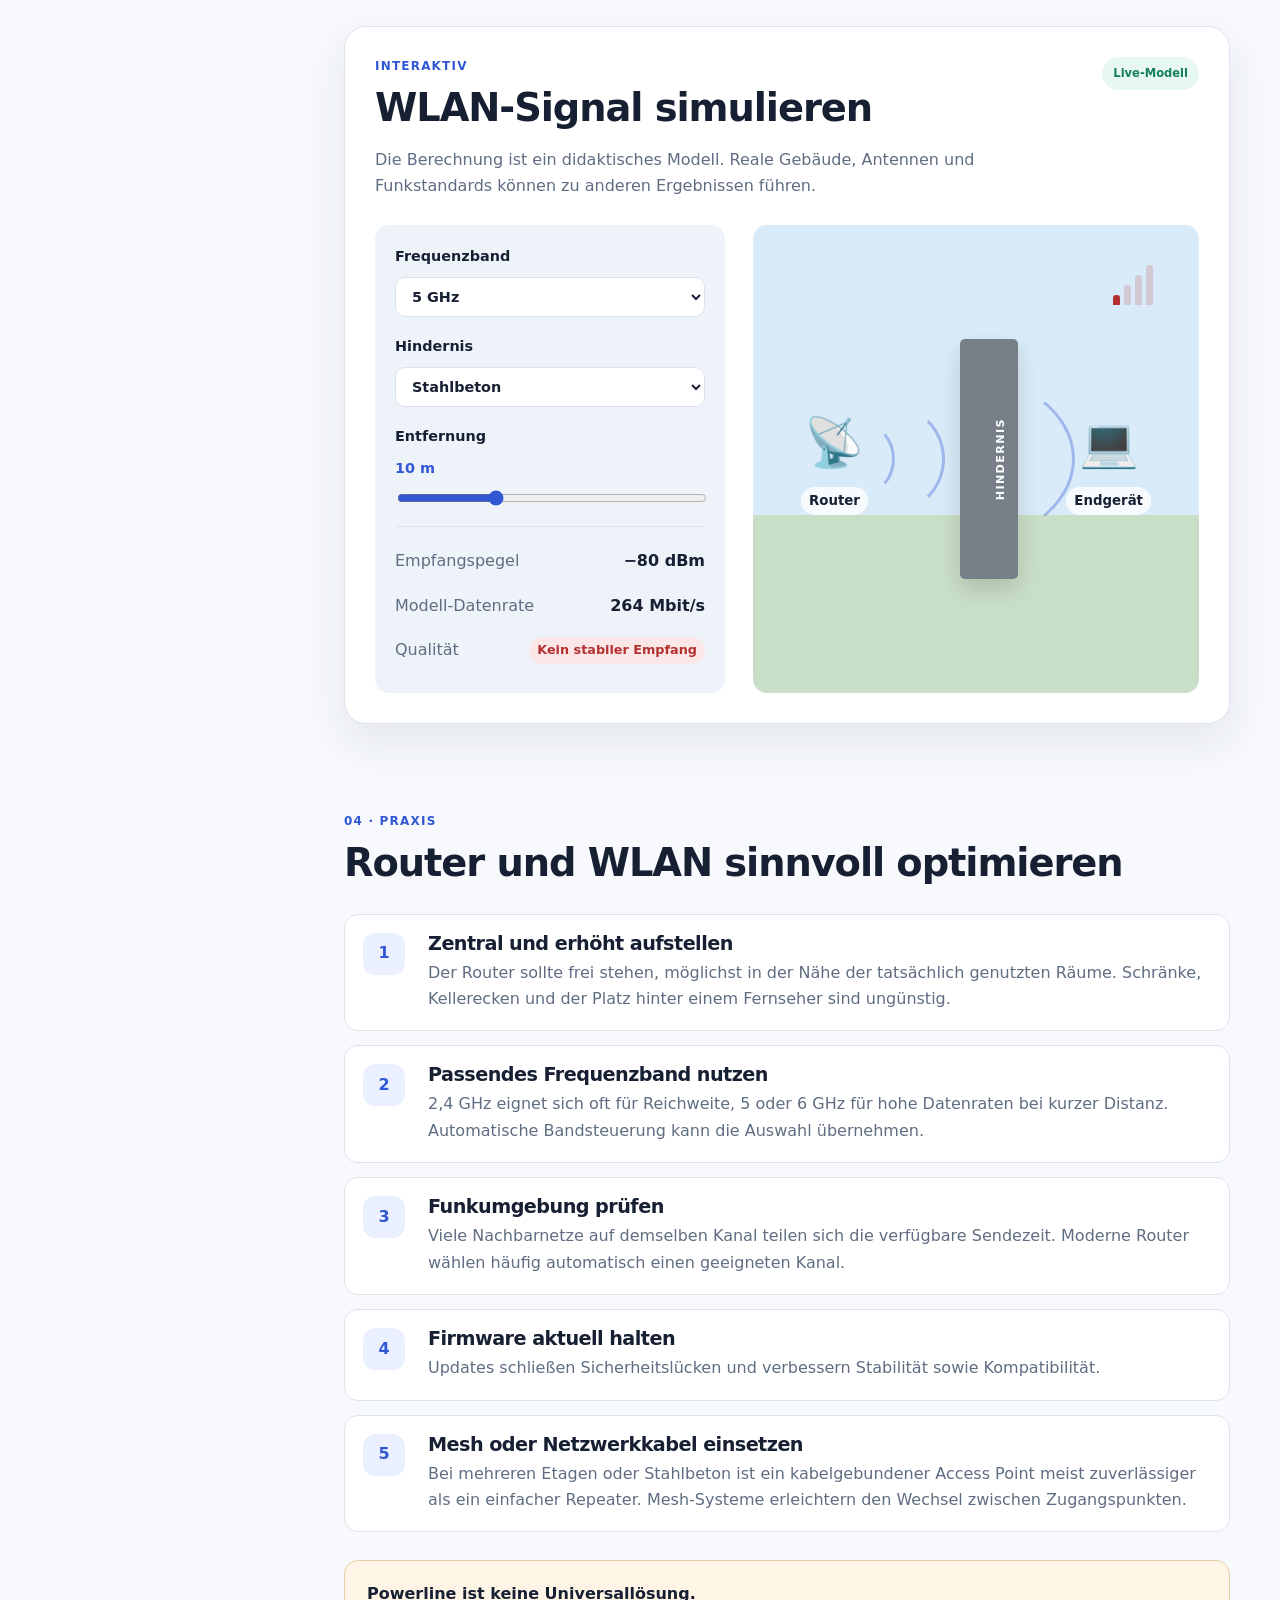
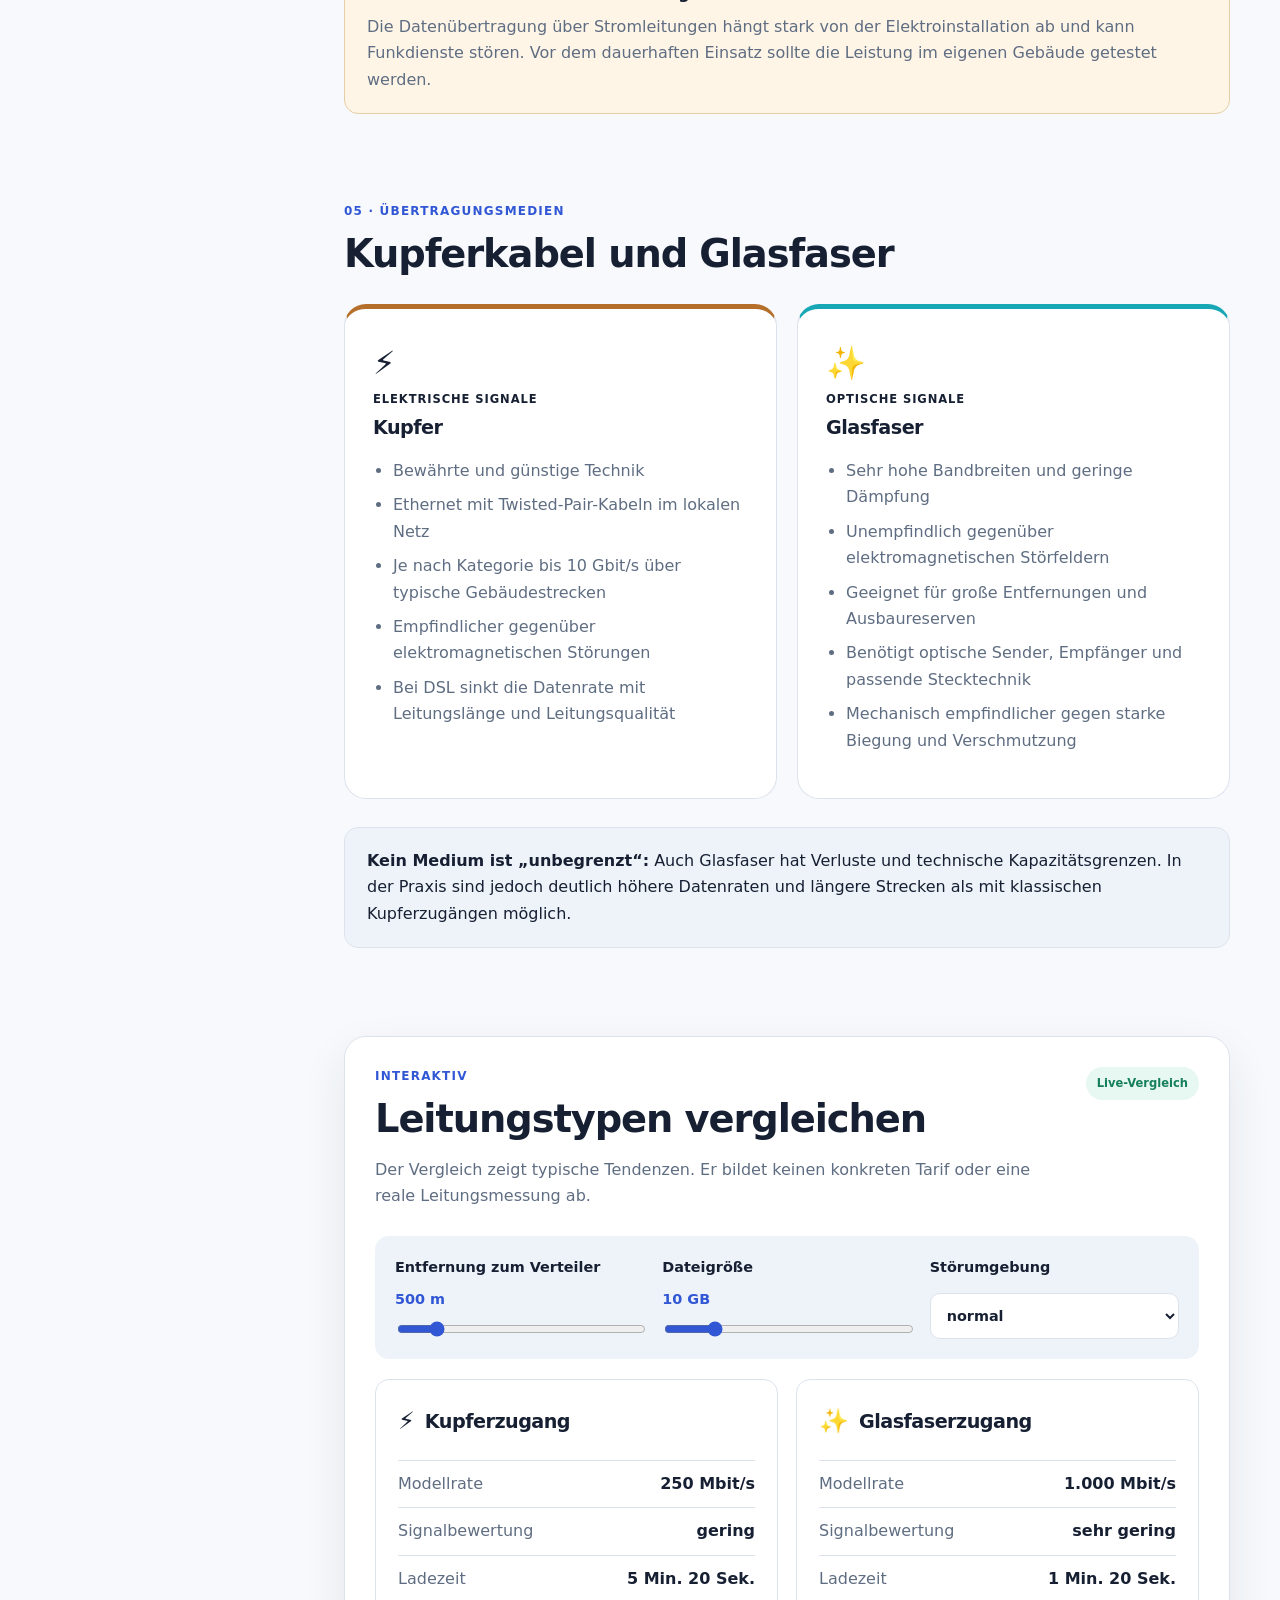
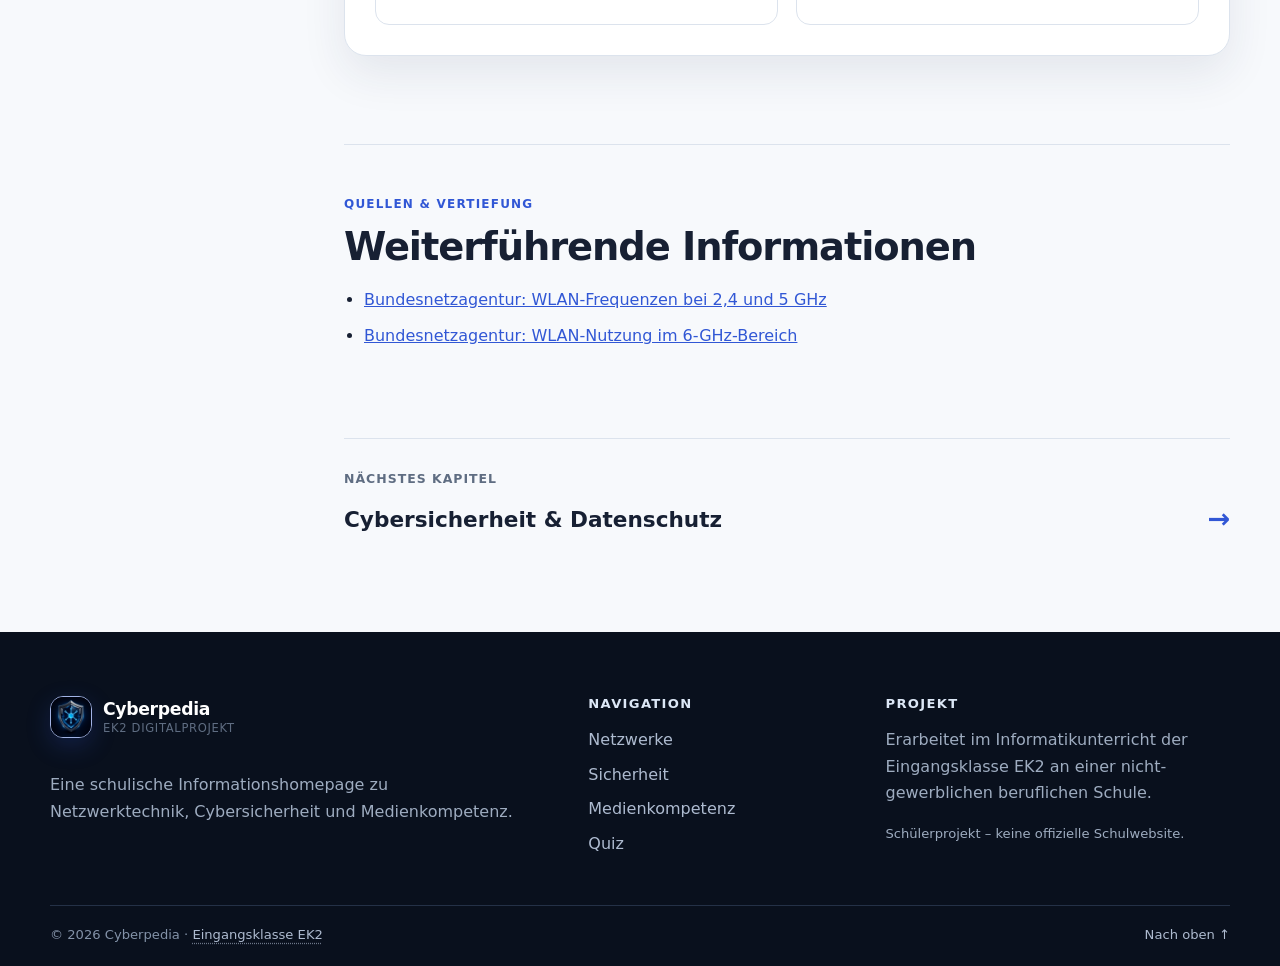
<file: netzwerke.html>
<!doctype html>
<html lang="de">
<head>
  <meta charset="utf-8">
  <meta name="viewport" content="width=device-width, initial-scale=1">
  <meta name="description" content="Netzwerktechnik verständlich erklärt: WLAN-Frequenzen, Dämpfung, Router, Mesh, Kupfer und Glasfaser mit interaktiven Simulationen.">
  <meta name="theme-color" content="#0b1020">
  <title>Netzwerke & WLAN | Cyberpedia</title>
  <link rel="canonical" href="https://jakobsawazki.github.io/Cyberpedia-EK2/netzwerke.html">
  <meta property="og:type" content="article">
  <meta property="og:title" content="Netzwerke & WLAN | Cyberpedia">
  <meta property="og:description" content="WLAN, Funktechnik, Router, Kupfer und Glasfaser verständlich erklärt.">
  <meta property="og:image" content="https://jakobsawazki.github.io/Cyberpedia-EK2/assets/cyberpedia-hero.webp">
  <meta name="twitter:card" content="summary_large_image">
  <link rel="icon" href="favicon.ico" sizes="any">
  <link rel="icon" href="assets/cyberpedia-favicon-32.png" type="image/png" sizes="32x32">
  <link rel="apple-touch-icon" href="assets/cyberpedia-favicon.png">
  <link rel="stylesheet" href="style.css">
  <script src="script.js" defer></script>
</head>
<body data-page="netzwerke">
  <a class="skip-link" href="#main-content">Zum Inhalt springen</a>
  <header class="site-header">
    <div class="container nav-wrap">
      <a class="brand" href="index.html" aria-label="Cyberpedia Startseite"><img src="assets/cyberpedia-logo.png" alt="" width="56" height="56"><span><strong>Cyberpedia</strong><small>EK2 Digitalprojekt</small></span></a>
      <button class="nav-toggle" type="button" aria-expanded="false" aria-controls="main-nav"><span class="sr-only">Menü öffnen</span>☰</button>
      <nav id="main-nav" class="main-nav" aria-label="Hauptnavigation">
        <a href="index.html" data-nav="home">Start</a><a href="netzwerke.html" data-nav="netzwerke">Netzwerke</a><a href="sicherheit.html" data-nav="sicherheit">Sicherheit</a><a href="medienkompetenz.html" data-nav="medien">Medienkompetenz</a><a class="nav-quiz" href="quiz.html" data-nav="quiz">Quiz</a>
      </nav>
      <button class="theme-toggle" type="button" aria-label="Darstellung wechseln" title="Hell/Dunkel umschalten">◐</button>
    </div>
  </header>

  <main id="main-content">
    <section class="page-hero hero-network">
      <div class="container page-hero-grid">
        <div><p class="breadcrumbs"><a href="index.html">Start</a><span>›</span>Netzwerke</p><p class="eyebrow">Technische Grundlagen</p><h1>Netzwerke, WLAN und Übertragungsmedien</h1><p class="lead">Wie gelangen Daten vom Router zum Endgerät? Welche Rolle spielen Frequenz, Entfernung und Hindernisse? Und wann ist Kupfer oder Glasfaser die bessere Wahl?</p></div>
        <div class="chapter-badge" aria-hidden="true"><span>📡</span><strong>01</strong><small>Netzwerke</small></div>
      </div>
    </section>

    <div class="container chapter-layout">
      <aside class="toc" aria-label="Inhaltsverzeichnis">
        <strong>In diesem Kapitel</strong>
        <a href="#grundlagen">Netzwerk-Grundlagen</a><a href="#frequenzen">WLAN-Frequenzen</a><a href="#daempfung">Dämpfung & Hindernisse</a><a href="#simulator-wlan">WLAN-Simulator</a><a href="#router">Router optimieren</a><a href="#leitungen">Kupfer & Glasfaser</a><a href="#simulator-kabel">Leitungs-Vergleich</a>
      </aside>

      <div class="chapter-content">
        <section id="grundlagen" class="content-section">
          <p class="section-number">01 · Grundlagen</p>
          <h2>Was ist ein Netzwerk?</h2>
          <p>Ein Computernetzwerk verbindet mindestens zwei Geräte, damit sie Daten austauschen und gemeinsame Ressourcen nutzen können. Dazu gehören beispielsweise Internetzugang, Drucker, Dateien oder Serverdienste.</p>
          <div class="info-grid three">
            <article class="info-card"><span>💻</span><h3>Endgeräte</h3><p>Computer, Smartphones, Tablets, Drucker, Sensoren oder Maschinen erzeugen und verarbeiten Daten.</p></article>
            <article class="info-card"><span>↔️</span><h3>Übertragungsweg</h3><p>Daten werden kabelgebunden über elektrische beziehungsweise optische Signale oder drahtlos über Funk übertragen.</p></article>
            <article class="info-card"><span>🧭</span><h3>Netzwerkgeräte</h3><p>Switches verbinden Geräte im lokalen Netz. Router leiten Daten zwischen verschiedenen Netzen weiter.</p></article>
          </div>
          <div class="definition"><strong>LAN und WLAN</strong><p>Ein <em>Local Area Network</em> (LAN) ist ein lokales Netzwerk. Erfolgt die Verbindung per Funk, spricht man von WLAN. WLAN ersetzt nur den lokalen Kabelweg – der Internetanschluss selbst kann weiterhin über DSL, Kabel oder Glasfaser erfolgen.</p></div>
        </section>

        <section id="frequenzen" class="content-section">
          <p class="section-number">02 · Funktechnik</p>
          <h2>2,4 GHz, 5 GHz und 6 GHz</h2>
          <p>WLAN nutzt elektromagnetische Wellen. Höhere Frequenzen ermöglichen oft breitere Funkkanäle und damit hohe Datenraten. Gleichzeitig werden sie in Gebäuden meist stärker gedämpft und haben bei gleicher Sendeleistung eine geringere praktische Reichweite.</p>
          <div class="comparison-table-wrap">
            <table class="comparison-table">
              <thead><tr><th>Band</th><th>Stärken</th><th>Grenzen</th><th>Typischer Einsatz</th></tr></thead>
              <tbody>
                <tr><td><strong>2,4 GHz</strong><small>Wellenlänge ca. 12,5 cm</small></td><td>Gute Reichweite, vergleichsweise gute Wanddurchdringung</td><td>Weniger freie Kanäle, häufig stark belegt</td><td>IoT-Geräte, größere Entfernung, ältere Endgeräte</td></tr>
                <tr><td><strong>5 GHz</strong><small>Wellenlänge ca. 6 cm</small></td><td>Mehr Kanäle, oft höhere Datenrate, weniger Überlastung</td><td>Kürzere Reichweite, stärkere Dämpfung durch Wände</td><td>Streaming, Videokonferenz, Gaming im nahen Umfeld</td></tr>
                <tr><td><strong>6 GHz</strong><small>Wellenlänge ca. 5 cm</small></td><td>Zusätzliches Spektrum und sehr breite Kanäle bei passenden Geräten</td><td>Nur mit kompatiblen Geräten; Reichweite ähnlich oder geringer als 5 GHz</td><td>Wi‑Fi 6E/7 in dichter Geräteumgebung</td></tr>
              </tbody>
            </table>
          </div>
          <div class="note"><strong>Wichtig:</strong> Das Frequenzband allein bestimmt nicht die Geschwindigkeit. WLAN-Standard, Kanalbreite, Antennen, Störungen, Entfernung und Endgerät wirken gemeinsam.</div>
        </section>

        <section id="daempfung" class="content-section">
          <p class="section-number">03 · Signalqualität</p>
          <h2>Dämpfung, Reflexion und Störungen</h2>
          <p>Mit wachsender Entfernung verteilt sich die Sendeleistung auf eine größere Fläche. In Gebäuden kommen Absorption, Reflexion und Mehrwegeausbreitung hinzu. Der Empfänger erhält deshalb ein schwächeres und teilweise verzerrtes Signal.</p>
          <div class="material-list">
            <article><span class="level level-low">gering</span><div><h3>Holz, Trockenbau, normales Glas</h3><p>Meist nur mäßige Abschwächung. Beschichtetes Wärmeschutzglas kann jedoch deutlich stärker wirken.</p></div></article>
            <article><span class="level level-mid">mittel</span><div><h3>Ziegel und mehrere Wände</h3><p>Jede zusätzliche Wand summiert den Verlust. Ungünstige schräge Durchdringungswinkel verlängern den Weg durch das Material.</p></div></article>
            <article><span class="level level-high">hoch</span><div><h3>Stahlbeton, Metall, Spiegel</h3><p>Stahlbewehrung und Metallflächen reflektieren oder blockieren Funkwellen und können Funklöcher verursachen.</p></div></article>
            <article><span class="level level-high">hoch</span><div><h3>Wasserhaltige Materialien</h3><p>Aquarien, feuchte Bauteile und große Pflanzen absorbieren einen Teil der Funkenergie, besonders im 2,4-GHz-Bereich.</p></div></article>
          </div>
          <div class="definition"><strong>dB und dBm</strong><p><strong>dB</strong> beschreibt einen relativen Gewinn oder Verlust. Ein Verlust von 3 dB entspricht ungefähr einer Halbierung der Leistung. <strong>dBm</strong> ist ein absoluter Leistungspegel; bei WLAN ist −50 dBm stärker als −80 dBm.</p></div>
        </section>

        <section id="simulator-wlan" class="content-section simulator-card" data-module="wlan-simulator">
          <div class="sim-header"><div><p class="section-number">Interaktiv</p><h2>WLAN-Signal simulieren</h2><p>Die Berechnung ist ein didaktisches Modell. Reale Gebäude, Antennen und Funkstandards können zu anderen Ergebnissen führen.</p></div><span class="sim-label">Live-Modell</span></div>
          <div class="sim-grid">
            <div class="sim-controls-panel">
              <label>Frequenzband<select id="wlan-frequency"><option value="2.4">2,4 GHz</option><option value="5" selected>5 GHz</option><option value="6">6 GHz</option></select></label>
              <label>Hindernis<select id="wlan-obstacle"><option value="0">Freie Sicht</option><option value="3">Holz / Trockenbau</option><option value="7">Ziegelwand</option><option value="15" selected>Stahlbeton</option><option value="22">Wasser / Aquarium</option><option value="30">Metallfläche</option></select></label>
              <label>Entfernung <output id="wlan-distance-output">10 m</output><input id="wlan-distance" type="range" min="1" max="30" value="10"></label>
              <div class="sim-result-list">
                <div><span>Empfangspegel</span><strong id="wlan-rssi">−65 dBm</strong></div>
                <div><span>Modell-Datenrate</span><strong id="wlan-speed">300 Mbit/s</strong></div>
                <div><span>Qualität</span><strong id="wlan-quality" class="quality good">Gut</strong></div>
              </div>
            </div>
            <div class="signal-stage" aria-label="Visualisierung des Funkwegs">
              <div class="router-node"><span>📡</span><small>Router</small></div>
              <div class="wave-lines"><i></i><i></i><i></i><i></i></div>
              <div id="wlan-wall" class="wall wall-concrete"><span>Hindernis</span></div>
              <div class="device-node"><span>💻</span><small>Endgerät</small></div>
              <div id="signal-meter" class="signal-meter"><b></b><b></b><b></b><b></b></div>
            </div>
          </div>
        </section>

        <section id="router" class="content-section">
          <p class="section-number">04 · Praxis</p>
          <h2>Router und WLAN sinnvoll optimieren</h2>
          <div class="checklist numbered">
            <article><span>1</span><div><h3>Zentral und erhöht aufstellen</h3><p>Der Router sollte frei stehen, möglichst in der Nähe der tatsächlich genutzten Räume. Schränke, Kellerecken und der Platz hinter einem Fernseher sind ungünstig.</p></div></article>
            <article><span>2</span><div><h3>Passendes Frequenzband nutzen</h3><p>2,4 GHz eignet sich oft für Reichweite, 5 oder 6 GHz für hohe Datenraten bei kurzer Distanz. Automatische Bandsteuerung kann die Auswahl übernehmen.</p></div></article>
            <article><span>3</span><div><h3>Funkumgebung prüfen</h3><p>Viele Nachbarnetze auf demselben Kanal teilen sich die verfügbare Sendezeit. Moderne Router wählen häufig automatisch einen geeigneten Kanal.</p></div></article>
            <article><span>4</span><div><h3>Firmware aktuell halten</h3><p>Updates schließen Sicherheitslücken und verbessern Stabilität sowie Kompatibilität.</p></div></article>
            <article><span>5</span><div><h3>Mesh oder Netzwerkkabel einsetzen</h3><p>Bei mehreren Etagen oder Stahlbeton ist ein kabelgebundener Access Point meist zuverlässiger als ein einfacher Repeater. Mesh-Systeme erleichtern den Wechsel zwischen Zugangspunkten.</p></div></article>
          </div>
          <div class="warning"><strong>Powerline ist keine Universallösung.</strong><p>Die Datenübertragung über Stromleitungen hängt stark von der Elektroinstallation ab und kann Funkdienste stören. Vor dem dauerhaften Einsatz sollte die Leistung im eigenen Gebäude getestet werden.</p></div>
        </section>

        <section id="leitungen" class="content-section">
          <p class="section-number">05 · Übertragungsmedien</p>
          <h2>Kupferkabel und Glasfaser</h2>
          <div class="versus-grid">
            <article class="versus-card copper"><span class="versus-icon">⚡</span><p class="card-kicker">Elektrische Signale</p><h3>Kupfer</h3><ul><li>Bewährte und günstige Technik</li><li>Ethernet mit Twisted-Pair-Kabeln im lokalen Netz</li><li>Je nach Kategorie bis 10 Gbit/s über typische Gebäudestrecken</li><li>Empfindlicher gegenüber elektromagnetischen Störungen</li><li>Bei DSL sinkt die Datenrate mit Leitungslänge und Leitungsqualität</li></ul></article>
            <article class="versus-card fiber"><span class="versus-icon">✨</span><p class="card-kicker">Optische Signale</p><h3>Glasfaser</h3><ul><li>Sehr hohe Bandbreiten und geringe Dämpfung</li><li>Unempfindlich gegenüber elektromagnetischen Störfeldern</li><li>Geeignet für große Entfernungen und Ausbaureserven</li><li>Benötigt optische Sender, Empfänger und passende Stecktechnik</li><li>Mechanisch empfindlicher gegen starke Biegung und Verschmutzung</li></ul></article>
          </div>
          <div class="note"><strong>Kein Medium ist „unbegrenzt“:</strong> Auch Glasfaser hat Verluste und technische Kapazitätsgrenzen. In der Praxis sind jedoch deutlich höhere Datenraten und längere Strecken als mit klassischen Kupferzugängen möglich.</div>
        </section>

        <section id="simulator-kabel" class="content-section simulator-card" data-module="cable-simulator">
          <div class="sim-header"><div><p class="section-number">Interaktiv</p><h2>Leitungstypen vergleichen</h2><p>Der Vergleich zeigt typische Tendenzen. Er bildet keinen konkreten Tarif oder eine reale Leitungsmessung ab.</p></div><span class="sim-label">Live-Vergleich</span></div>
          <div class="range-grid">
            <label>Entfernung zum Verteiler <output id="cable-distance-output">500 m</output><input id="cable-distance" type="range" min="100" max="3000" step="100" value="500"></label>
            <label>Dateigröße <output id="cable-size-output">10 GB</output><input id="cable-size" type="range" min="1" max="50" value="10"></label>
            <label>Störumgebung<select id="cable-interference"><option value="none">normal</option><option value="high">starke elektromagnetische Störungen</option></select></label>
          </div>
          <div class="result-compare">
            <article><div class="result-title"><span>⚡</span><h3>Kupferzugang</h3></div><dl><div><dt>Modellrate</dt><dd id="copper-speed">250 Mbit/s</dd></div><div><dt>Signalbewertung</dt><dd id="copper-loss">gering</dd></div><div><dt>Ladezeit</dt><dd id="copper-time">5 Min. 20 Sek.</dd></div></dl></article>
            <article><div class="result-title"><span>✨</span><h3>Glasfaserzugang</h3></div><dl><div><dt>Modellrate</dt><dd id="fiber-speed">1.000 Mbit/s</dd></div><div><dt>Signalbewertung</dt><dd id="fiber-loss">sehr gering</dd></div><div><dt>Ladezeit</dt><dd id="fiber-time">1 Min. 20 Sek.</dd></div></dl></article>
          </div>
        </section>

        <section class="content-section sources-section">
          <p class="section-number">Quellen & Vertiefung</p><h2>Weiterführende Informationen</h2>
          <ul class="source-list"><li><a href="https://www.bundesnetzagentur.de/DE/Fachthemen/Telekommunikation/Frequenzen/OeffentlicheNetze/LokaleNetze/_functions/faq_2%2C4%20bzw.%205%20GHz.html" target="_blank" rel="noopener">Bundesnetzagentur: WLAN-Frequenzen bei 2,4 und 5 GHz</a></li><li><a href="https://www.bundesnetzagentur.de/SharedDocs/Pressemitteilungen/DE/2021/20210714_WLAN6GHz.html" target="_blank" rel="noopener">Bundesnetzagentur: WLAN-Nutzung im 6-GHz-Bereich</a></li></ul>
        </section>

        <nav class="chapter-next" aria-label="Nächstes Kapitel"><span>Nächstes Kapitel</span><a href="sicherheit.html"><strong>Cybersicherheit & Datenschutz</strong><b>→</b></a></nav>
      </div>
    </div>
  </main>

  <footer class="site-footer"><div class="container footer-grid"><div><a class="brand footer-brand" href="index.html"><img src="assets/cyberpedia-logo.png" alt="" width="42" height="42"><span><strong>Cyberpedia</strong><small>EK2 Digitalprojekt</small></span></a><p>Eine schulische Informationshomepage zu Netzwerktechnik, Cybersicherheit und Medienkompetenz.</p></div><div><h2>Navigation</h2><a href="netzwerke.html">Netzwerke</a><a href="sicherheit.html">Sicherheit</a><a href="medienkompetenz.html">Medienkompetenz</a><a href="quiz.html">Quiz</a></div><div><h2>Projekt</h2><p>Erarbeitet im Informatikunterricht der Eingangsklasse EK2 an einer nicht-gewerblichen beruflichen Schule.</p><p class="footer-note">Schülerprojekt – keine offizielle Schulwebsite.</p></div></div><div class="container footer-bottom"><span>© 2026 Cyberpedia · <button class="student-credits-trigger" type="button">Eingangsklasse EK2</button></span><a href="#main-content">Nach oben ↑</a></div></footer>
</body>
</html>
</file>
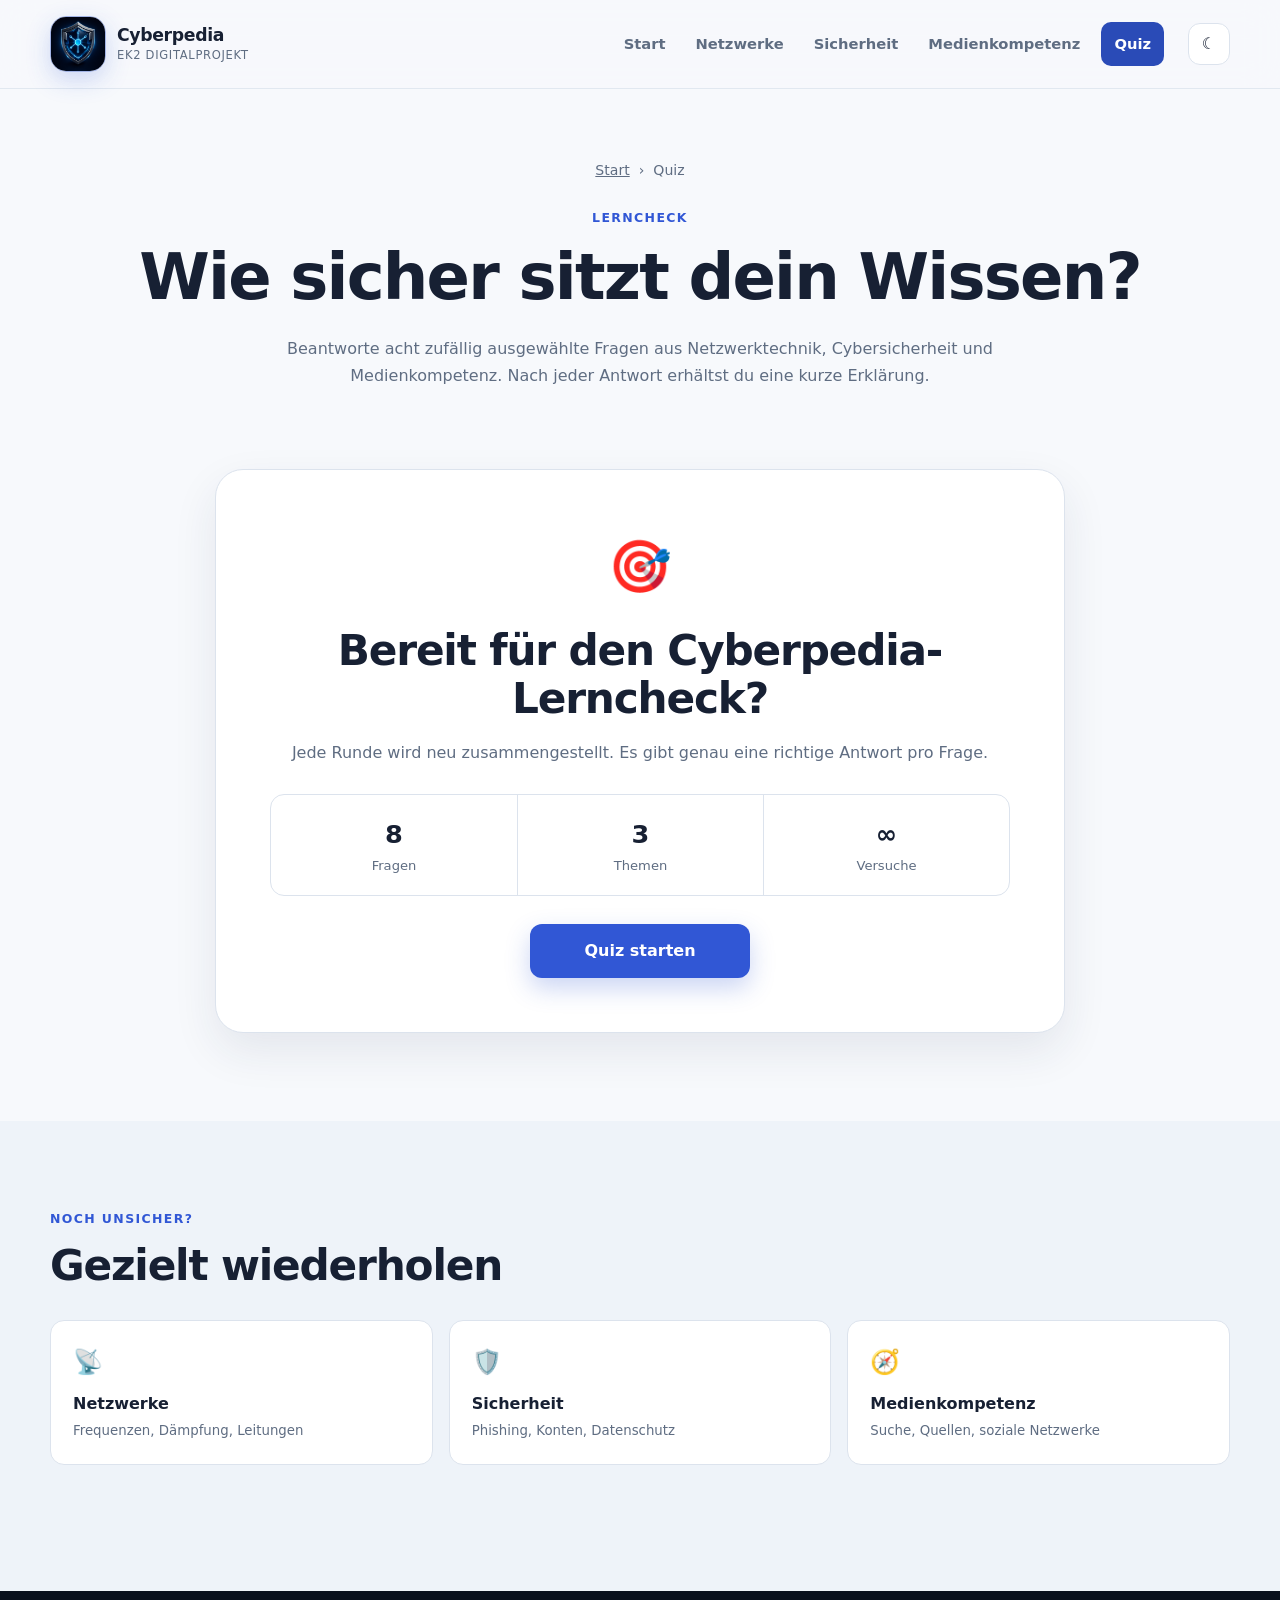
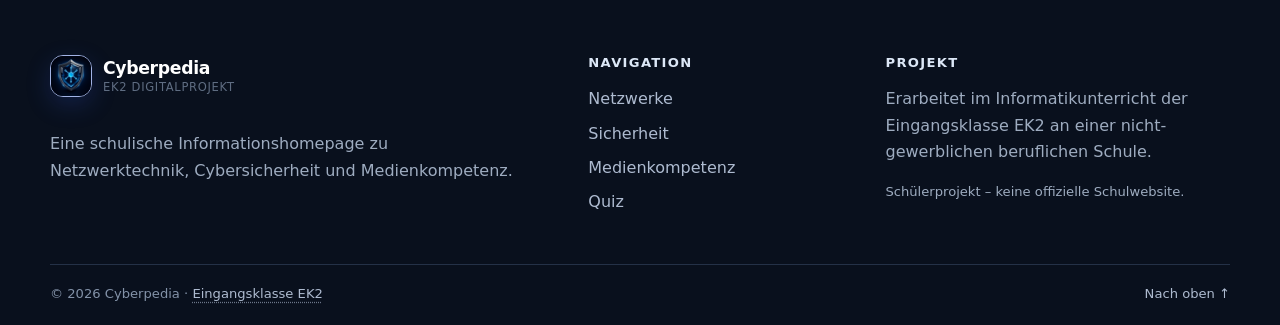
<file: quiz.html>
<!doctype html><html lang="de"><head><meta charset="utf-8"><meta name="viewport" content="width=device-width, initial-scale=1"><meta name="description" content="Interaktives Cyberpedia-Quiz zu Netzwerken, Cybersicherheit und Medienkompetenz."><meta name="theme-color" content="#0b1020"><title>Wissensquiz | Cyberpedia</title><link rel="canonical" href="https://jakobsawazki.github.io/Cyberpedia-EK2/quiz.html"><meta property="og:type" content="website"><meta property="og:title" content="Wissensquiz | Cyberpedia"><meta property="og:description" content="Acht zufällige Fragen zu Netzwerken, Cybersicherheit und Medienkompetenz."><meta property="og:image" content="https://jakobsawazki.github.io/Cyberpedia-EK2/assets/cyberpedia-hero.webp"><meta name="twitter:card" content="summary_large_image"><link rel="icon" href="favicon.ico" sizes="any"><link rel="icon" href="assets/cyberpedia-favicon-32.png" type="image/png" sizes="32x32"><link rel="apple-touch-icon" href="assets/cyberpedia-favicon.png"><link rel="stylesheet" href="style.css"><script src="script.js" defer></script></head>
<body data-page="quiz"><a class="skip-link" href="#main-content">Zum Inhalt springen</a><header class="site-header"><div class="container nav-wrap"><a class="brand" href="index.html" aria-label="Cyberpedia Startseite"><img src="assets/cyberpedia-logo.png" alt="" width="56" height="56"><span><strong>Cyberpedia</strong><small>EK2 Digitalprojekt</small></span></a><button class="nav-toggle" type="button" aria-expanded="false" aria-controls="main-nav"><span class="sr-only">Menü öffnen</span>☰</button><nav id="main-nav" class="main-nav" aria-label="Hauptnavigation"><a href="index.html" data-nav="home">Start</a><a href="netzwerke.html" data-nav="netzwerke">Netzwerke</a><a href="sicherheit.html" data-nav="sicherheit">Sicherheit</a><a href="medienkompetenz.html" data-nav="medien">Medienkompetenz</a><a class="nav-quiz" href="quiz.html" data-nav="quiz">Quiz</a></nav><button class="theme-toggle" type="button" aria-label="Darstellung wechseln" title="Hell/Dunkel umschalten">◐</button></div></header>
<main id="main-content" class="quiz-main"><section class="quiz-hero"><div class="container"><p class="breadcrumbs"><a href="index.html">Start</a><span>›</span>Quiz</p><p class="eyebrow">Lerncheck</p><h1>Wie sicher sitzt dein Wissen?</h1><p>Beantworte acht zufällig ausgewählte Fragen aus Netzwerktechnik, Cybersicherheit und Medienkompetenz. Nach jeder Antwort erhältst du eine kurze Erklärung.</p></div></section>
<section class="section quiz-section"><div class="container quiz-shell" data-module="quiz">
  <div id="quiz-start" class="quiz-start">
    <div class="quiz-start-icon">🎯</div><h2>Bereit für den Cyberpedia-Lerncheck?</h2><p>Jede Runde wird neu zusammengestellt. Es gibt genau eine richtige Antwort pro Frage.</p>
    <div class="quiz-meta"><div><strong>8</strong><span>Fragen</span></div><div><strong>3</strong><span>Themen</span></div><div><strong>∞</strong><span>Versuche</span></div></div>
    <button id="quiz-start-button" class="button primary large" type="button">Quiz starten</button>
  </div>
  <div id="quiz-play" class="quiz-play" hidden>
    <div class="quiz-topline"><div><span id="quiz-topic" class="topic-pill">Netzwerke</span><strong id="quiz-counter">Frage 1 von 8</strong></div><div class="quiz-timer">⏱ <span id="quiz-time">0:00</span></div></div>
    <div class="progress-track" aria-hidden="true"><div id="quiz-progress" class="progress-value"></div></div>
    <div class="question-area"><h2 id="quiz-question">Frage</h2><div id="quiz-answers" class="answer-grid"></div><div id="quiz-feedback" class="quiz-feedback" aria-live="polite" hidden><strong id="feedback-title"></strong><p id="feedback-text"></p></div></div>
    <div class="quiz-actions"><button id="quiz-next" class="button primary" type="button" hidden>Nächste Frage →</button></div>
  </div>
  <div id="quiz-result" class="quiz-result" hidden>
    <div id="result-icon" class="result-icon">🏆</div><p class="eyebrow">Auswertung</p><h2 id="result-title">Sehr stark!</h2><p id="result-message"></p>
    <div class="result-score"><strong id="result-score">0</strong><span>von 8 richtig</span></div>
    <div class="result-stats"><div><span>Genauigkeit</span><strong id="result-percent">0 %</strong></div><div><span>Zeit</span><strong id="result-time">0:00</strong></div><div><span>Beste Kategorie</span><strong id="result-best">–</strong></div></div>
    <div class="button-row centered"><button id="quiz-restart" class="button primary" type="button">Neue Runde</button><a class="button secondary" href="index.html">Zur Startseite</a></div>
  </div>
</div></section>
<section class="section section-muted"><div class="container section-heading compact"><p class="eyebrow">Noch unsicher?</p><h2>Gezielt wiederholen</h2><div class="mini-links"><a href="netzwerke.html"><span>📡</span><strong>Netzwerke</strong><small>Frequenzen, Dämpfung, Leitungen</small></a><a href="sicherheit.html"><span>🛡️</span><strong>Sicherheit</strong><small>Phishing, Konten, Datenschutz</small></a><a href="medienkompetenz.html"><span>🧭</span><strong>Medienkompetenz</strong><small>Suche, Quellen, soziale Netzwerke</small></a></div></div></section></main>
<footer class="site-footer"><div class="container footer-grid"><div><a class="brand footer-brand" href="index.html"><img src="assets/cyberpedia-logo.png" alt="" width="42" height="42"><span><strong>Cyberpedia</strong><small>EK2 Digitalprojekt</small></span></a><p>Eine schulische Informationshomepage zu Netzwerktechnik, Cybersicherheit und Medienkompetenz.</p></div><div><h2>Navigation</h2><a href="netzwerke.html">Netzwerke</a><a href="sicherheit.html">Sicherheit</a><a href="medienkompetenz.html">Medienkompetenz</a><a href="quiz.html">Quiz</a></div><div><h2>Projekt</h2><p>Erarbeitet im Informatikunterricht der Eingangsklasse EK2 an einer nicht-gewerblichen beruflichen Schule.</p><p class="footer-note">Schülerprojekt – keine offizielle Schulwebsite.</p></div></div><div class="container footer-bottom"><span>© 2026 Cyberpedia · <button class="student-credits-trigger" type="button">Eingangsklasse EK2</button></span><a href="#main-content">Nach oben ↑</a></div></footer></body></html>
</file>
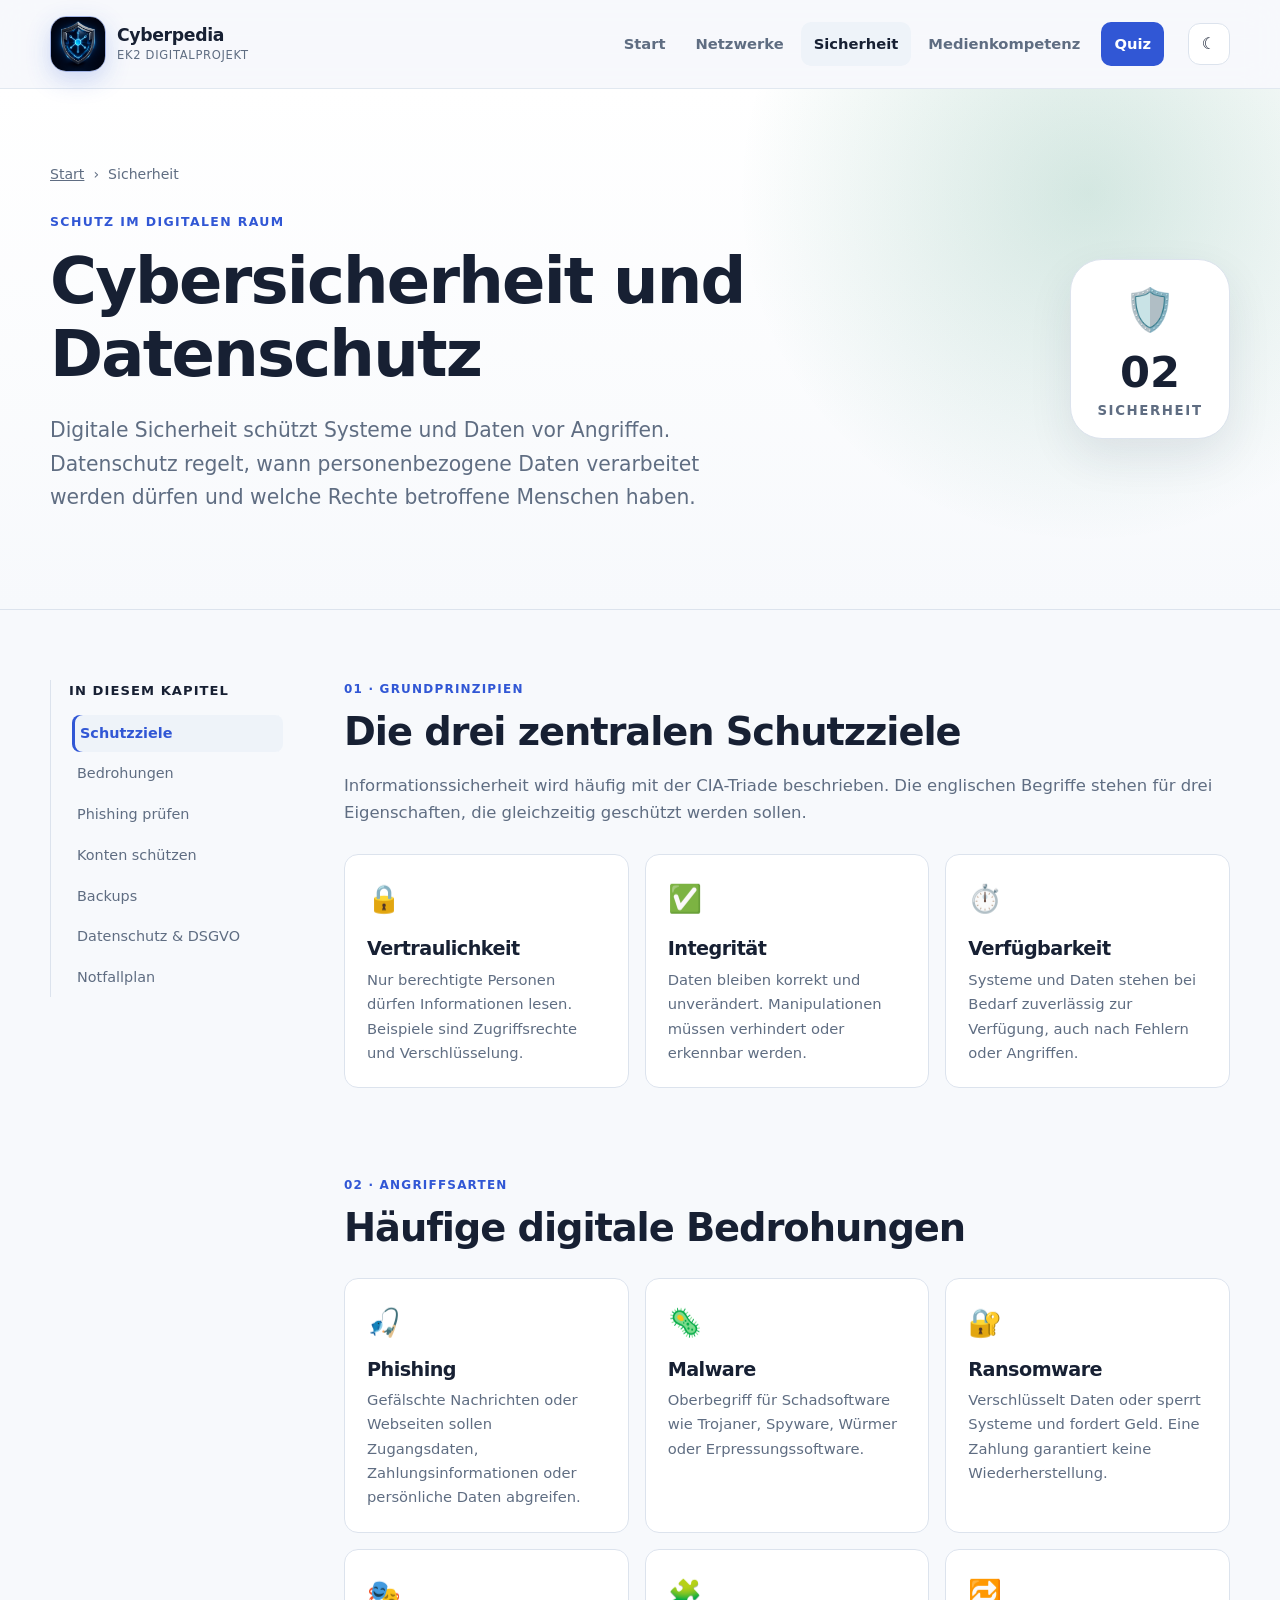
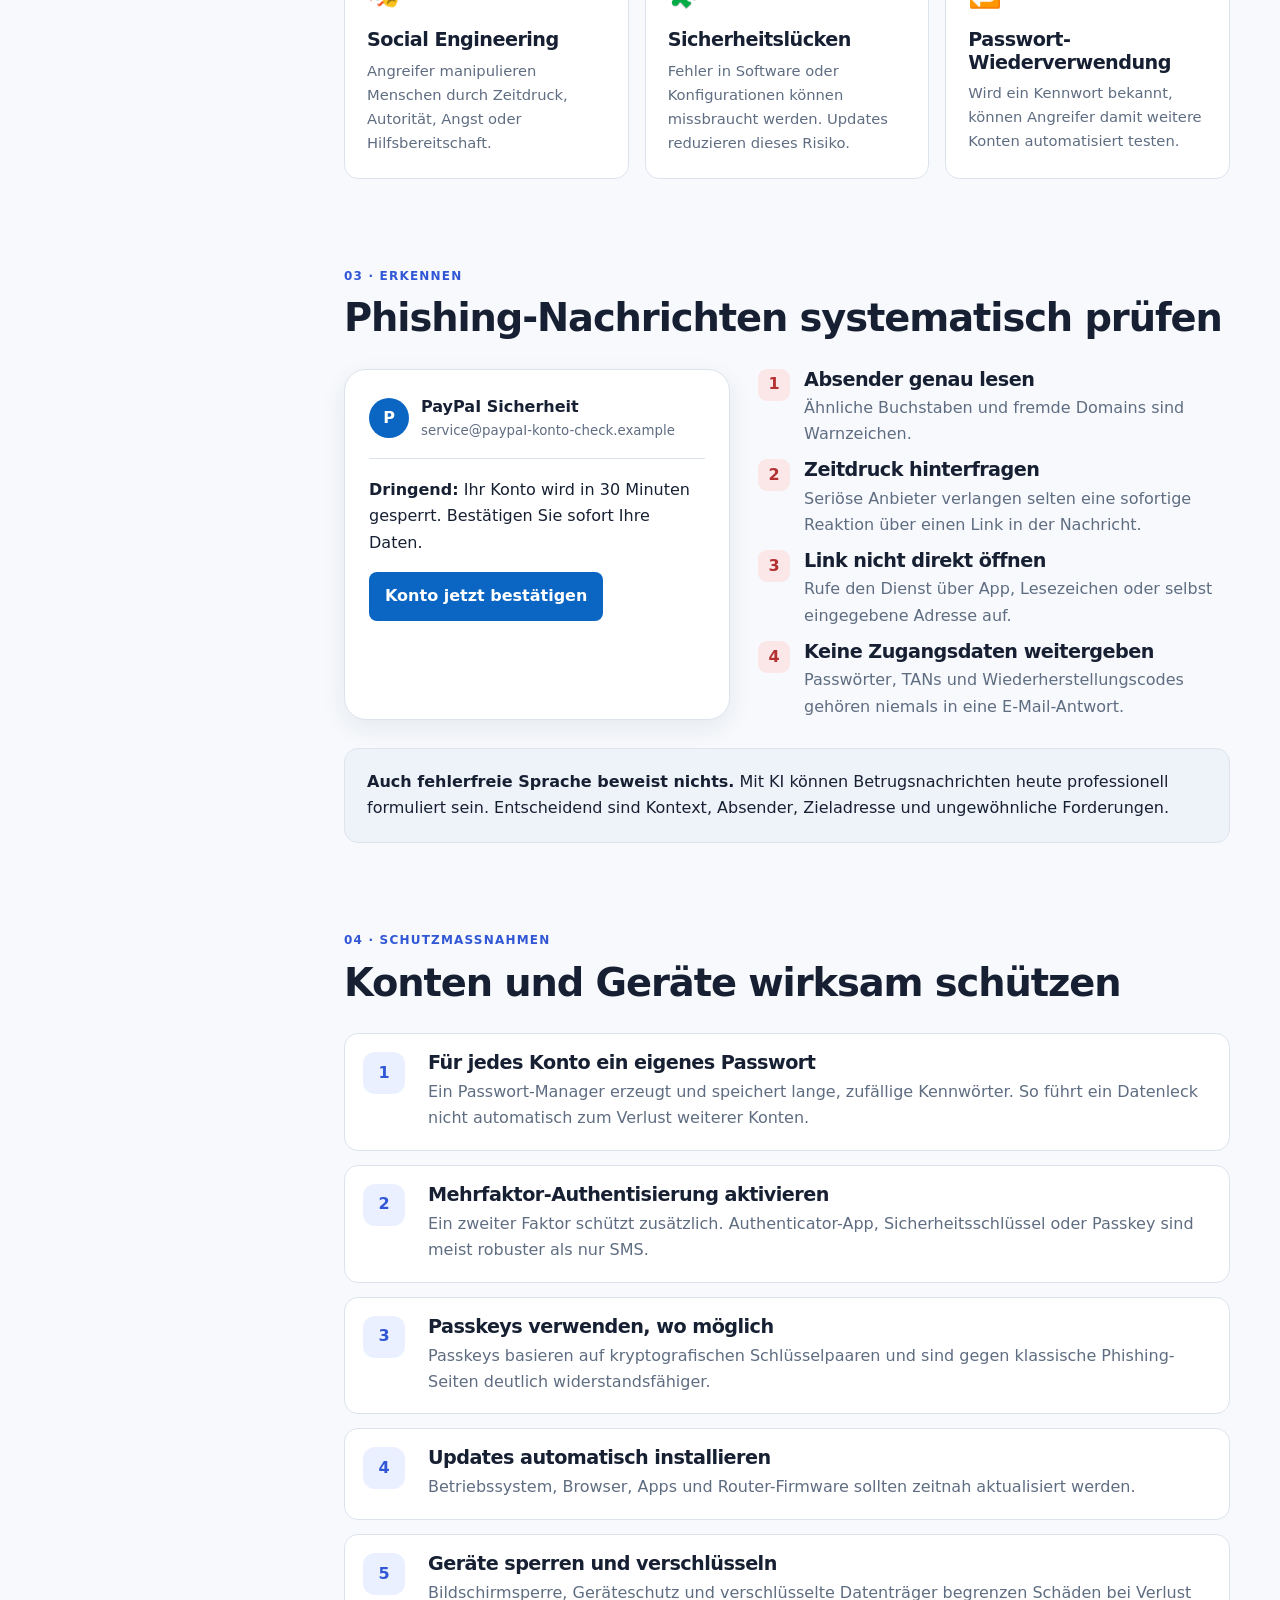
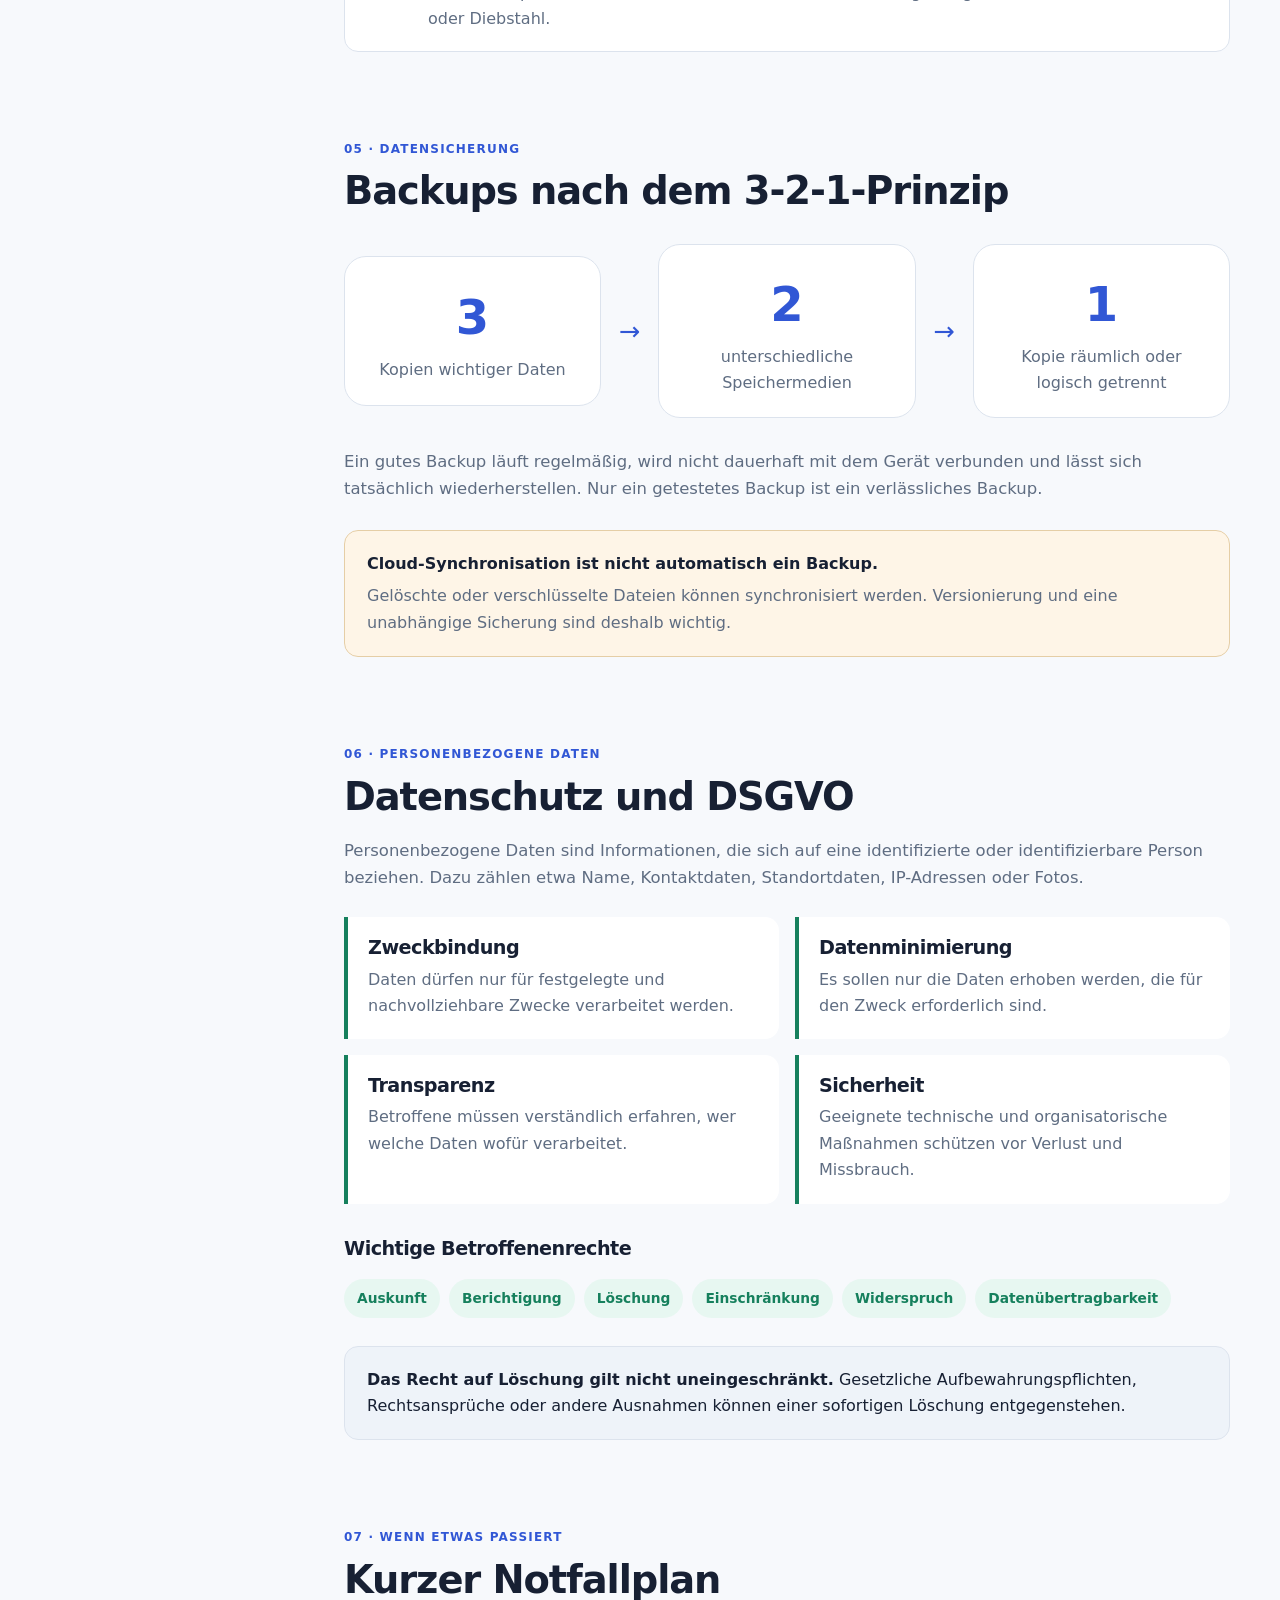
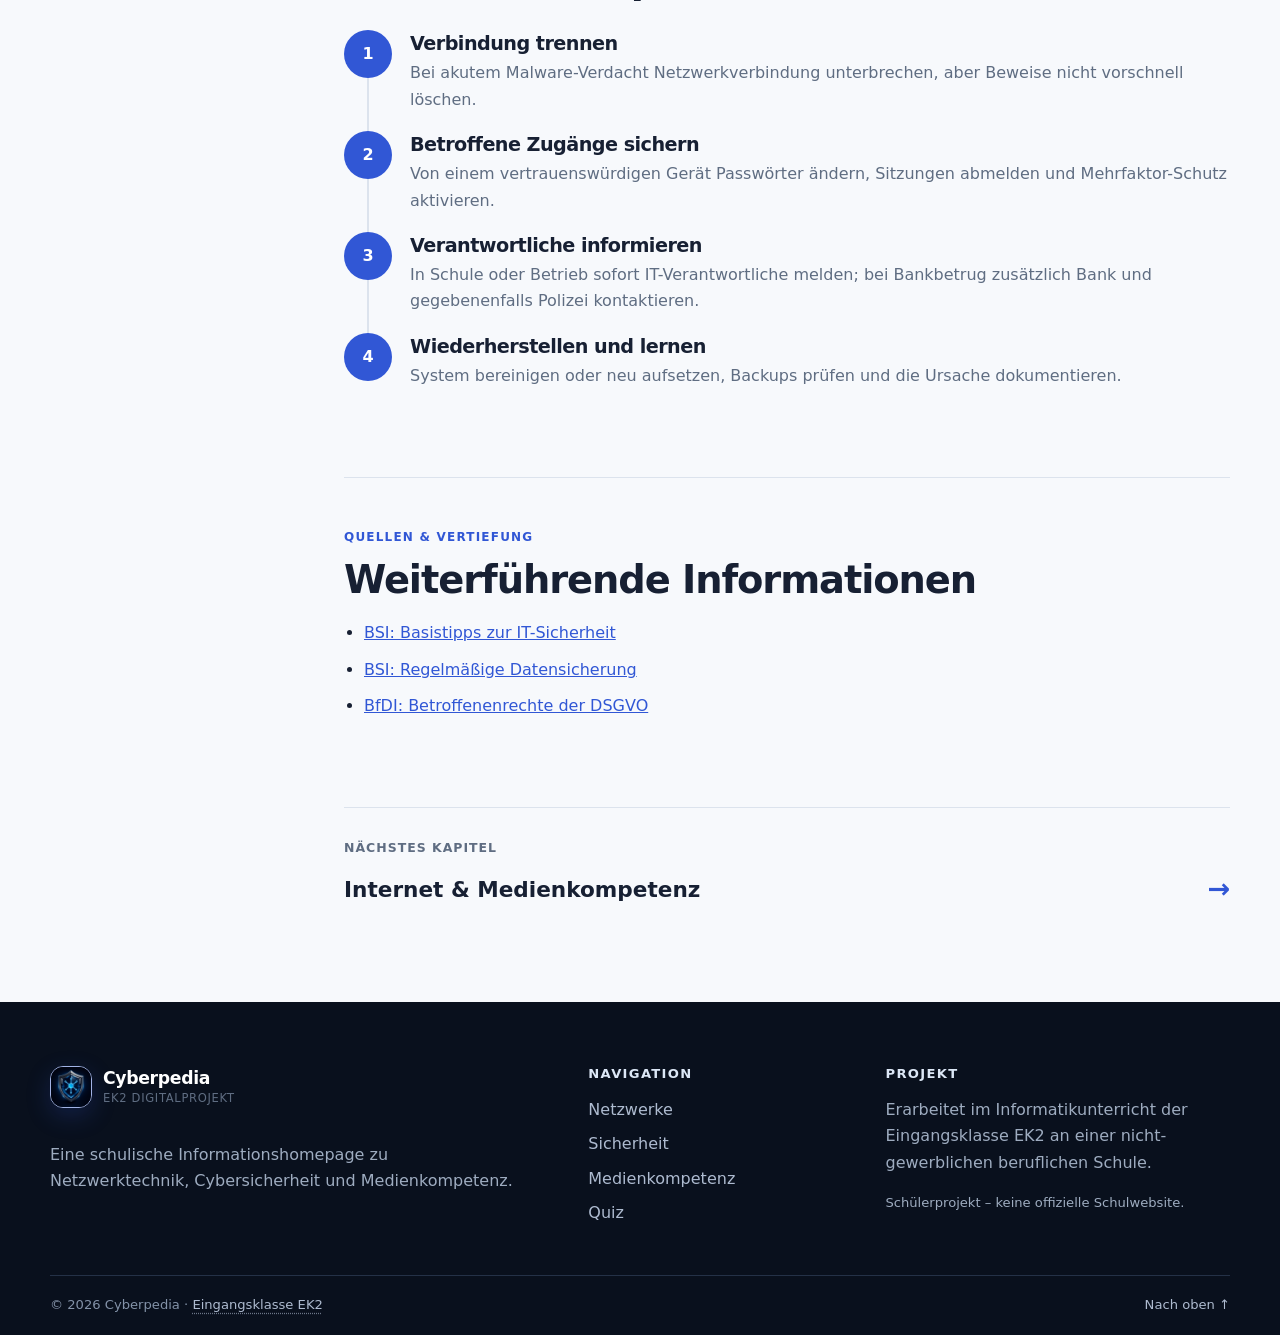
<file: sicherheit.html>
<!doctype html><html lang="de"><head><meta charset="utf-8"><meta name="viewport" content="width=device-width, initial-scale=1"><meta name="description" content="Cybersicherheit und Datenschutz: Bedrohungen erkennen, Konten schützen, Backups planen und DSGVO-Rechte verstehen."><meta name="theme-color" content="#0b1020"><title>Cybersicherheit & Datenschutz | Cyberpedia</title><link rel="canonical" href="https://jakobsawazki.github.io/Cyberpedia-EK2/sicherheit.html"><meta property="og:type" content="article"><meta property="og:title" content="Cybersicherheit & Datenschutz | Cyberpedia"><meta property="og:description" content="Bedrohungen erkennen, Konten schützen, Backups planen und Datenschutz verstehen."><meta property="og:image" content="https://jakobsawazki.github.io/Cyberpedia-EK2/assets/cyberpedia-hero.webp"><meta name="twitter:card" content="summary_large_image"><link rel="icon" href="favicon.ico" sizes="any"><link rel="icon" href="assets/cyberpedia-favicon-32.png" type="image/png" sizes="32x32"><link rel="apple-touch-icon" href="assets/cyberpedia-favicon.png"><link rel="stylesheet" href="style.css"><script src="script.js" defer></script></head>
<body data-page="sicherheit"><a class="skip-link" href="#main-content">Zum Inhalt springen</a>
<header class="site-header"><div class="container nav-wrap"><a class="brand" href="index.html" aria-label="Cyberpedia Startseite"><img src="assets/cyberpedia-logo.png" alt="" width="56" height="56"><span><strong>Cyberpedia</strong><small>EK2 Digitalprojekt</small></span></a><button class="nav-toggle" type="button" aria-expanded="false" aria-controls="main-nav"><span class="sr-only">Menü öffnen</span>☰</button><nav id="main-nav" class="main-nav" aria-label="Hauptnavigation"><a href="index.html" data-nav="home">Start</a><a href="netzwerke.html" data-nav="netzwerke">Netzwerke</a><a href="sicherheit.html" data-nav="sicherheit">Sicherheit</a><a href="medienkompetenz.html" data-nav="medien">Medienkompetenz</a><a class="nav-quiz" href="quiz.html" data-nav="quiz">Quiz</a></nav><button class="theme-toggle" type="button" aria-label="Darstellung wechseln" title="Hell/Dunkel umschalten">◐</button></div></header>
<main id="main-content"><section class="page-hero hero-security"><div class="container page-hero-grid"><div><p class="breadcrumbs"><a href="index.html">Start</a><span>›</span>Sicherheit</p><p class="eyebrow">Schutz im digitalen Raum</p><h1>Cybersicherheit und Datenschutz</h1><p class="lead">Digitale Sicherheit schützt Systeme und Daten vor Angriffen. Datenschutz regelt, wann personenbezogene Daten verarbeitet werden dürfen und welche Rechte betroffene Menschen haben.</p></div><div class="chapter-badge" aria-hidden="true"><span>🛡️</span><strong>02</strong><small>Sicherheit</small></div></div></section>
<div class="container chapter-layout"><aside class="toc" aria-label="Inhaltsverzeichnis"><strong>In diesem Kapitel</strong><a href="#ziele">Schutzziele</a><a href="#bedrohungen">Bedrohungen</a><a href="#phishing">Phishing prüfen</a><a href="#konten">Konten schützen</a><a href="#backup">Backups</a><a href="#datenschutz">Datenschutz & DSGVO</a><a href="#notfall">Notfallplan</a></aside>
<div class="chapter-content">
<section id="ziele" class="content-section"><p class="section-number">01 · Grundprinzipien</p><h2>Die drei zentralen Schutzziele</h2><p>Informationssicherheit wird häufig mit der CIA-Triade beschrieben. Die englischen Begriffe stehen für drei Eigenschaften, die gleichzeitig geschützt werden sollen.</p><div class="info-grid three"><article class="info-card"><span>🔒</span><h3>Vertraulichkeit</h3><p>Nur berechtigte Personen dürfen Informationen lesen. Beispiele sind Zugriffsrechte und Verschlüsselung.</p></article><article class="info-card"><span>✅</span><h3>Integrität</h3><p>Daten bleiben korrekt und unverändert. Manipulationen müssen verhindert oder erkennbar werden.</p></article><article class="info-card"><span>⏱️</span><h3>Verfügbarkeit</h3><p>Systeme und Daten stehen bei Bedarf zuverlässig zur Verfügung, auch nach Fehlern oder Angriffen.</p></article></div></section>
<section id="bedrohungen" class="content-section"><p class="section-number">02 · Angriffsarten</p><h2>Häufige digitale Bedrohungen</h2><div class="threat-grid"><article><span>🎣</span><h3>Phishing</h3><p>Gefälschte Nachrichten oder Webseiten sollen Zugangsdaten, Zahlungsinformationen oder persönliche Daten abgreifen.</p></article><article><span>🦠</span><h3>Malware</h3><p>Oberbegriff für Schadsoftware wie Trojaner, Spyware, Würmer oder Erpressungssoftware.</p></article><article><span>🔐</span><h3>Ransomware</h3><p>Verschlüsselt Daten oder sperrt Systeme und fordert Geld. Eine Zahlung garantiert keine Wiederherstellung.</p></article><article><span>🎭</span><h3>Social Engineering</h3><p>Angreifer manipulieren Menschen durch Zeitdruck, Autorität, Angst oder Hilfsbereitschaft.</p></article><article><span>🧩</span><h3>Sicherheitslücken</h3><p>Fehler in Software oder Konfigurationen können missbraucht werden. Updates reduzieren dieses Risiko.</p></article><article><span>🔁</span><h3>Passwort-Wiederverwendung</h3><p>Wird ein Kennwort bekannt, können Angreifer damit weitere Konten automatisiert testen.</p></article></div></section>
<section id="phishing" class="content-section"><p class="section-number">03 · Erkennen</p><h2>Phishing-Nachrichten systematisch prüfen</h2><div class="inspection-card"><div class="fake-mail"><div class="mail-head"><span class="avatar">P</span><div><strong>PayPaI Sicherheit</strong><small>service@paypaI-konto-check.example</small></div></div><p><strong>Dringend:</strong> Ihr Konto wird in 30 Minuten gesperrt. Bestätigen Sie sofort Ihre Daten.</p><button type="button" tabindex="-1">Konto jetzt bestätigen</button></div><div class="inspection-points"><article><b>1</b><div><h3>Absender genau lesen</h3><p>Ähnliche Buchstaben und fremde Domains sind Warnzeichen.</p></div></article><article><b>2</b><div><h3>Zeitdruck hinterfragen</h3><p>Seriöse Anbieter verlangen selten eine sofortige Reaktion über einen Link in der Nachricht.</p></div></article><article><b>3</b><div><h3>Link nicht direkt öffnen</h3><p>Rufe den Dienst über App, Lesezeichen oder selbst eingegebene Adresse auf.</p></div></article><article><b>4</b><div><h3>Keine Zugangsdaten weitergeben</h3><p>Passwörter, TANs und Wiederherstellungscodes gehören niemals in eine E-Mail-Antwort.</p></div></article></div></div><div class="note"><strong>Auch fehlerfreie Sprache beweist nichts.</strong> Mit KI können Betrugsnachrichten heute professionell formuliert sein. Entscheidend sind Kontext, Absender, Zieladresse und ungewöhnliche Forderungen.</div></section>
<section id="konten" class="content-section"><p class="section-number">04 · Schutzmaßnahmen</p><h2>Konten und Geräte wirksam schützen</h2><div class="checklist numbered"><article><span>1</span><div><h3>Für jedes Konto ein eigenes Passwort</h3><p>Ein Passwort-Manager erzeugt und speichert lange, zufällige Kennwörter. So führt ein Datenleck nicht automatisch zum Verlust weiterer Konten.</p></div></article><article><span>2</span><div><h3>Mehrfaktor-Authentisierung aktivieren</h3><p>Ein zweiter Faktor schützt zusätzlich. Authenticator-App, Sicherheitsschlüssel oder Passkey sind meist robuster als nur SMS.</p></div></article><article><span>3</span><div><h3>Passkeys verwenden, wo möglich</h3><p>Passkeys basieren auf kryptografischen Schlüsselpaaren und sind gegen klassische Phishing-Seiten deutlich widerstandsfähiger.</p></div></article><article><span>4</span><div><h3>Updates automatisch installieren</h3><p>Betriebssystem, Browser, Apps und Router-Firmware sollten zeitnah aktualisiert werden.</p></div></article><article><span>5</span><div><h3>Geräte sperren und verschlüsseln</h3><p>Bildschirmsperre, Geräteschutz und verschlüsselte Datenträger begrenzen Schäden bei Verlust oder Diebstahl.</p></div></article></div></section>
<section id="backup" class="content-section"><p class="section-number">05 · Datensicherung</p><h2>Backups nach dem 3-2-1-Prinzip</h2><div class="backup-visual"><div><strong>3</strong><span>Kopien wichtiger Daten</span></div><i>→</i><div><strong>2</strong><span>unterschiedliche Speichermedien</span></div><i>→</i><div><strong>1</strong><span>Kopie räumlich oder logisch getrennt</span></div></div><p>Ein gutes Backup läuft regelmäßig, wird nicht dauerhaft mit dem Gerät verbunden und lässt sich tatsächlich wiederherstellen. Nur ein getestetes Backup ist ein verlässliches Backup.</p><div class="warning"><strong>Cloud-Synchronisation ist nicht automatisch ein Backup.</strong><p>Gelöschte oder verschlüsselte Dateien können synchronisiert werden. Versionierung und eine unabhängige Sicherung sind deshalb wichtig.</p></div></section>
<section id="datenschutz" class="content-section"><p class="section-number">06 · Personenbezogene Daten</p><h2>Datenschutz und DSGVO</h2><p>Personenbezogene Daten sind Informationen, die sich auf eine identifizierte oder identifizierbare Person beziehen. Dazu zählen etwa Name, Kontaktdaten, Standortdaten, IP-Adressen oder Fotos.</p><div class="principle-grid"><article><h3>Zweckbindung</h3><p>Daten dürfen nur für festgelegte und nachvollziehbare Zwecke verarbeitet werden.</p></article><article><h3>Datenminimierung</h3><p>Es sollen nur die Daten erhoben werden, die für den Zweck erforderlich sind.</p></article><article><h3>Transparenz</h3><p>Betroffene müssen verständlich erfahren, wer welche Daten wofür verarbeitet.</p></article><article><h3>Sicherheit</h3><p>Geeignete technische und organisatorische Maßnahmen schützen vor Verlust und Missbrauch.</p></article></div><h3 class="subheading">Wichtige Betroffenenrechte</h3><div class="rights-row"><span>Auskunft</span><span>Berichtigung</span><span>Löschung</span><span>Einschränkung</span><span>Widerspruch</span><span>Datenübertragbarkeit</span></div><div class="note"><strong>Das Recht auf Löschung gilt nicht uneingeschränkt.</strong> Gesetzliche Aufbewahrungspflichten, Rechtsansprüche oder andere Ausnahmen können einer sofortigen Löschung entgegenstehen.</div></section>
<section id="notfall" class="content-section"><p class="section-number">07 · Wenn etwas passiert</p><h2>Kurzer Notfallplan</h2><div class="timeline"><article><span>1</span><div><h3>Verbindung trennen</h3><p>Bei akutem Malware-Verdacht Netzwerkverbindung unterbrechen, aber Beweise nicht vorschnell löschen.</p></div></article><article><span>2</span><div><h3>Betroffene Zugänge sichern</h3><p>Von einem vertrauenswürdigen Gerät Passwörter ändern, Sitzungen abmelden und Mehrfaktor-Schutz aktivieren.</p></div></article><article><span>3</span><div><h3>Verantwortliche informieren</h3><p>In Schule oder Betrieb sofort IT-Verantwortliche melden; bei Bankbetrug zusätzlich Bank und gegebenenfalls Polizei kontaktieren.</p></div></article><article><span>4</span><div><h3>Wiederherstellen und lernen</h3><p>System bereinigen oder neu aufsetzen, Backups prüfen und die Ursache dokumentieren.</p></div></article></div></section>
<section class="content-section sources-section"><p class="section-number">Quellen & Vertiefung</p><h2>Weiterführende Informationen</h2><ul class="source-list"><li><a href="https://www.bsi.bund.de/DE/Themen/Verbraucherinnen-und-Verbraucher/Informationen-und-Empfehlungen/Cyber-Sicherheitsempfehlungen/cyber-sicherheitsempfehlungen.html" target="_blank" rel="noopener">BSI: Basistipps zur IT-Sicherheit</a></li><li><a href="https://www.bsi.bund.de/DE/Themen/Verbraucherinnen-und-Verbraucher/Informationen-und-Empfehlungen/Cyber-Sicherheitsempfehlungen/Daten-sichern-verschluesseln-und-loeschen/Datensicherung-und-Datenverlust/Back-up-Doppelt-gesichert-haelt-besser/back-up-doppelt-gesichert-haelt-besser.html" target="_blank" rel="noopener">BSI: Regelmäßige Datensicherung</a></li><li><a href="https://www.bfdi.bund.de/DE/Buerger/Basiswissen/Betroffenenrechte/BetroffenenRechte_node.html" target="_blank" rel="noopener">BfDI: Betroffenenrechte der DSGVO</a></li></ul></section>
<nav class="chapter-next" aria-label="Nächstes Kapitel"><span>Nächstes Kapitel</span><a href="medienkompetenz.html"><strong>Internet & Medienkompetenz</strong><b>→</b></a></nav>
</div></div></main>
<footer class="site-footer"><div class="container footer-grid"><div><a class="brand footer-brand" href="index.html"><img src="assets/cyberpedia-logo.png" alt="" width="42" height="42"><span><strong>Cyberpedia</strong><small>EK2 Digitalprojekt</small></span></a><p>Eine schulische Informationshomepage zu Netzwerktechnik, Cybersicherheit und Medienkompetenz.</p></div><div><h2>Navigation</h2><a href="netzwerke.html">Netzwerke</a><a href="sicherheit.html">Sicherheit</a><a href="medienkompetenz.html">Medienkompetenz</a><a href="quiz.html">Quiz</a></div><div><h2>Projekt</h2><p>Erarbeitet im Informatikunterricht der Eingangsklasse EK2 an einer nicht-gewerblichen beruflichen Schule.</p><p class="footer-note">Schülerprojekt – keine offizielle Schulwebsite.</p></div></div><div class="container footer-bottom"><span>© 2026 Cyberpedia · <button class="student-credits-trigger" type="button">Eingangsklasse EK2</button></span><a href="#main-content">Nach oben ↑</a></div></footer></body></html>
</file>
<file: style.css>
:root {
  color-scheme: light;
  --bg: #f7f9fc;
  --surface: #ffffff;
  --surface-2: #eef3f9;
  --surface-3: #e5ebf4;
  --text: #172033;
  --muted: #5f6d82;
  --line: #dce3ed;
  --brand: #3157d5;
  --brand-2: #18a7b5;
  --brand-soft: #eaf0ff;
  --green: #16805d;
  --green-soft: #e7f7f1;
  --violet: #7048c8;
  --violet-soft: #f0eafe;
  --orange: #b35b0d;
  --red: #b33131;
  --shadow: 0 18px 45px rgba(31, 48, 82, .09);
  --shadow-sm: 0 8px 24px rgba(31, 48, 82, .08);
  --shadow-lg: 0 30px 80px rgba(22, 39, 76, .18);
  --radius: 22px;
  --radius-sm: 14px;
  --container: 1180px;
  --ease-out: cubic-bezier(.2, .8, .2, 1);
}

:root[data-theme="dark"] {
  color-scheme: dark;
  --bg: #0c1220;
  --surface: #121b2c;
  --surface-2: #172235;
  --surface-3: #223047;
  --text: #edf3ff;
  --muted: #a9b6ca;
  --line: #2b3950;
  --brand: #7f9cff;
  --brand-2: #5ad5dc;
  --brand-soft: #1e2a50;
  --green: #64d2a8;
  --green-soft: #15372f;
  --violet: #bb9cf7;
  --violet-soft: #2f2451;
  --orange: #f0a757;
  --red: #ff8585;
  --shadow: 0 18px 45px rgba(0, 0, 0, .22);
  --shadow-sm: 0 8px 24px rgba(0, 0, 0, .18);
  --shadow-lg: 0 30px 80px rgba(0, 0, 0, .38);
}

* { box-sizing: border-box; }
html { scroll-behavior: smooth; scroll-padding-top: 96px; }
body { margin: 0; overflow-x: hidden; font-family: Inter, ui-sans-serif, system-ui, -apple-system, BlinkMacSystemFont, "Segoe UI", sans-serif; background: var(--bg); color: var(--text); line-height: 1.65; }
::selection { background: color-mix(in srgb, var(--brand) 24%, transparent); }
img { max-width: 100%; height: auto; }
a { color: var(--brand); }
button, input, select { font: inherit; }
button { color: inherit; }
:where(a, button, input, select):focus-visible { outline: 3px solid color-mix(in srgb, var(--brand) 55%, white); outline-offset: 3px; }
.container { width: min(calc(100% - 40px), var(--container)); margin-inline: auto; }
.sr-only { position: absolute; width: 1px; height: 1px; padding: 0; margin: -1px; overflow: hidden; clip: rect(0, 0, 0, 0); white-space: nowrap; border: 0; }
.skip-link { position: fixed; left: 16px; top: 12px; z-index: 1000; background: var(--text); color: var(--bg); padding: 10px 14px; border-radius: 9px; transform: translateY(-160%); transition: transform .2s; }
.skip-link:focus { transform: translateY(0); }

.site-header { position: sticky; top: 0; z-index: 50; background: color-mix(in srgb, var(--bg) 86%, transparent); backdrop-filter: blur(16px); border-bottom: 1px solid color-mix(in srgb, var(--line) 78%, transparent); transition: box-shadow .3s var(--ease-out), background .3s; }
.site-header.scrolled { background: color-mix(in srgb, var(--bg) 94%, transparent); box-shadow: 0 8px 30px rgba(18, 33, 64, .08); }
.nav-wrap { min-height: 88px; display: flex; align-items: center; gap: 24px; }
.brand { display: inline-flex; align-items: center; gap: 11px; color: var(--text); text-decoration: none; flex-shrink: 0; }
.brand img { width: 56px; height: 56px; object-fit: cover; border: 1px solid color-mix(in srgb, var(--brand) 34%, var(--line)); border-radius: 16px; box-shadow: 0 8px 24px rgba(49, 87, 213, .22), inset 0 0 0 1px rgba(255, 255, 255, .07); transition: transform .35s var(--ease-out), box-shadow .35s, filter .35s; }
.brand:hover img { transform: translateY(-1px) rotate(-3deg) scale(1.055); box-shadow: 0 13px 30px rgba(49, 87, 213, .32), 0 0 20px color-mix(in srgb, var(--brand-2) 18%, transparent); filter: saturate(1.08); }
.brand span { display: grid; line-height: 1.08; }
.brand strong { font-size: 1.08rem; letter-spacing: -.02em; }
.brand small { color: var(--muted); margin-top: 4px; font-size: .72rem; letter-spacing: .06em; text-transform: uppercase; }
.main-nav { margin-left: auto; display: flex; align-items: center; gap: 4px; }
.main-nav a { color: var(--muted); text-decoration: none; font-weight: 700; font-size: .92rem; padding: 10px 13px; border-radius: 10px; transition: color .2s, background .2s, transform .2s var(--ease-out); }
.main-nav a:hover { transform: translateY(-1px); }
.main-nav a:hover, .main-nav a.active { background: var(--surface-2); color: var(--text); }
.main-nav .nav-quiz { background: var(--brand); color: white; margin-left: 4px; }
.main-nav .nav-quiz:hover, .main-nav .nav-quiz.active { background: color-mix(in srgb, var(--brand) 86%, black); color: white; }
.theme-toggle, .nav-toggle { width: 42px; height: 42px; border: 1px solid var(--line); background: var(--surface); border-radius: 12px; cursor: pointer; display: grid; place-items: center; transition: transform .22s var(--ease-out), border-color .22s, box-shadow .22s; }
.theme-toggle:hover, .nav-toggle:hover { border-color: var(--brand); transform: translateY(-2px) rotate(3deg); box-shadow: var(--shadow-sm); }
.nav-toggle { display: none; }
.reading-progress { position: fixed; inset: 0 0 auto; height: 3px; z-index: 100; pointer-events: none; background: transparent; }
.reading-progress span { display: block; width: 0; height: 100%; background: linear-gradient(90deg, var(--brand-2), var(--brand), var(--violet)); box-shadow: 0 0 10px color-mix(in srgb, var(--brand) 55%, transparent); }

.hero { position: relative; overflow: hidden; padding: 92px 0 86px; background: radial-gradient(circle at 75% 30%, color-mix(in srgb, var(--brand-2) 17%, transparent), transparent 34%), radial-gradient(circle at 18% 15%, color-mix(in srgb, var(--brand) 14%, transparent), transparent 30%); }
.hero::after { content: ""; position: absolute; inset: auto -8% -200px; height: 310px; background: var(--surface); border-radius: 50% 50% 0 0 / 22% 22% 0 0; opacity: .55; pointer-events: none; }
.hero-grid { display: grid; grid-template-columns: 1.1fr .9fr; gap: 70px; align-items: center; position: relative; z-index: 1; }
.eyebrow { margin: 0 0 12px; color: var(--brand); font-weight: 800; text-transform: uppercase; letter-spacing: .11em; font-size: .78rem; }
h1, h2, h3 { line-height: 1.15; margin-top: 0; letter-spacing: -.028em; }
h1 { font-size: clamp(2.65rem, 5vw, 5.2rem); margin-bottom: 22px; }
h2 { font-size: clamp(2rem, 3.3vw, 3.35rem); margin-bottom: 18px; }
h3 { font-size: 1.2rem; }
.lead { font-size: clamp(1.08rem, 1.7vw, 1.27rem); color: var(--muted); max-width: 720px; }
.button-row { display: flex; flex-wrap: wrap; gap: 12px; margin-top: 30px; }
.button-row.centered { justify-content: center; }
.button { position: relative; isolation: isolate; overflow: hidden; display: inline-flex; align-items: center; justify-content: center; min-height: 48px; padding: 12px 20px; border-radius: 12px; border: 1px solid transparent; text-decoration: none; font-weight: 800; cursor: pointer; transition: transform .25s var(--ease-out), box-shadow .25s, background .25s, border-color .25s; }
.button::before { content: ""; position: absolute; inset: -2px; z-index: 0; pointer-events: none; background: linear-gradient(110deg, transparent 25%, rgba(255,255,255,.32) 45%, transparent 65%); transform: translateX(-120%); transition: transform .65s var(--ease-out); }
.button:hover { transform: translateY(-3px) scale(1.015); }
.button:hover::before { transform: translateX(120%); }
.button.primary { background: var(--brand); color: white; box-shadow: 0 10px 24px color-mix(in srgb, var(--brand) 25%, transparent); }
.button.primary:hover { box-shadow: 0 16px 34px color-mix(in srgb, var(--brand) 34%, transparent); }
.button.secondary { background: var(--surface); color: var(--text); border-color: var(--line); }
.button.secondary:hover { border-color: color-mix(in srgb, var(--brand) 50%, var(--line)); box-shadow: var(--shadow-sm); }
.button.large { min-width: 220px; min-height: 54px; }
.hero-facts { display: flex; gap: 24px; list-style: none; padding: 0; margin: 40px 0 0; }
.hero-facts li { display: grid; border-left: 2px solid var(--line); padding-left: 14px; }
.hero-facts strong { font-size: 1.45rem; }
.hero-facts span { color: var(--muted); font-size: .82rem; }
.hero-photo { min-height: 500px; aspect-ratio: 4 / 5; position: relative; margin: 0; border-radius: 34px; overflow: visible; background: #0d1730; box-shadow: var(--shadow-lg); transform: rotate(1.5deg); }
.hero-photo::before { content: ""; position: absolute; inset: 12px -12px -12px 12px; z-index: -1; border-radius: inherit; border: 1px solid color-mix(in srgb, var(--brand) 28%, var(--line)); }
.hero-photo img { width: 100%; height: 100%; display: block; object-fit: cover; object-position: 61% center; border-radius: inherit; filter: saturate(.92) contrast(1.03); transition: transform .8s var(--ease-out), filter .5s; }
.hero-photo:hover img { transform: scale(1.035); filter: saturate(1) contrast(1.04); }
.photo-glow { position: absolute; inset: 0; border-radius: inherit; background: linear-gradient(180deg, transparent 56%, rgba(7, 17, 38, .72)), linear-gradient(90deg, rgba(14, 29, 66, .22), transparent 45%); pointer-events: none; }
.visual-card { position: absolute; z-index: 3; background: color-mix(in srgb, var(--surface) 91%, transparent); backdrop-filter: blur(13px); border: 1px solid color-mix(in srgb, white 32%, var(--line)); border-radius: 14px; padding: 12px 16px; font-weight: 800; box-shadow: var(--shadow-sm); display: flex; align-items: center; gap: 8px; animation: float-card 5s var(--ease-out) infinite; }
.visual-card span { font-size: 1.3rem; }
.card-wifi { top: 34px; left: -34px; }.card-lock { right: -34px; top: 43%; animation-delay: -1.8s; }.card-search { bottom: 30px; left: 24px; animation-delay: -3.4s; }
@keyframes float-card { 0%, 100% { transform: translateY(0) rotate(-1deg); } 50% { transform: translateY(-9px) rotate(1deg); } }

.section { padding: 88px 0; }
.section-muted { background: var(--surface-2); }
.section-heading { max-width: 760px; margin-bottom: 38px; }
.section-heading > p:last-child { color: var(--muted); font-size: 1.06rem; }
.section-heading.compact { max-width: none; }
.feature-grid { display: grid; grid-template-columns: repeat(3, 1fr); gap: 22px; }
.feature-card { position: relative; overflow: hidden; min-height: 330px; display: flex; flex-direction: column; padding: 28px; background: var(--surface); border: 1px solid var(--line); border-radius: var(--radius); color: var(--text); text-decoration: none; box-shadow: var(--shadow-sm); transition: transform .32s var(--ease-out), box-shadow .32s, border-color .32s; }
.feature-card::before { content: ""; position: absolute; width: 160px; height: 160px; border-radius: 50%; right: -70px; top: -75px; background: var(--card-soft); }
.feature-card::after { content: ""; position: absolute; inset: 0; background: linear-gradient(120deg, transparent 30%, color-mix(in srgb, var(--card-accent) 8%, transparent), transparent 70%); transform: translateX(-100%); transition: transform .7s var(--ease-out); pointer-events: none; }
.feature-card:hover { transform: translateY(-9px); box-shadow: var(--shadow-lg); border-color: var(--card-accent); }
.feature-card:hover::after { transform: translateX(100%); }
.accent-blue { --card-accent: var(--brand); --card-soft: var(--brand-soft); }.accent-green { --card-accent: var(--green); --card-soft: var(--green-soft); }.accent-violet { --card-accent: var(--violet); --card-soft: var(--violet-soft); }
.feature-icon { width: 58px; height: 58px; border-radius: 16px; display: grid; place-items: center; font-size: 1.75rem; background: var(--card-soft); margin-bottom: 34px; transition: transform .35s var(--ease-out); }
.feature-card:hover .feature-icon { transform: rotate(-6deg) scale(1.1); }
.card-kicker { color: var(--card-accent); font-weight: 800; text-transform: uppercase; font-size: .72rem; letter-spacing: .08em; margin: 0 0 8px; }
.feature-card h3 { font-size: 1.55rem; margin-bottom: 12px; }
.feature-card p:not(.card-kicker) { color: var(--muted); }
.card-link { margin-top: auto; font-weight: 800; color: var(--card-accent); transition: transform .3s var(--ease-out); }
.feature-card:hover .card-link { transform: translateX(6px); }
.split-grid { display: grid; grid-template-columns: 1.25fr .75fr; gap: 60px; align-items: center; }
.steps { list-style: none; margin: 34px 0 0; padding: 0; display: grid; gap: 24px; }
.steps li { display: grid; grid-template-columns: 58px 1fr; gap: 18px; align-items: start; }
.steps li > span { width: 50px; height: 50px; display: grid; place-items: center; border-radius: 14px; background: var(--surface); color: var(--brand); font-weight: 900; box-shadow: var(--shadow-sm); }
.steps strong { font-size: 1.05rem; }
.steps p { margin: 4px 0 0; color: var(--muted); }
.callout { background: linear-gradient(145deg, var(--brand), #183eaa); color: white; padding: 34px; border-radius: var(--radius); box-shadow: 0 24px 55px rgba(49, 87, 213, .24); }
.callout-icon { font-size: 2rem; }.callout h3 { font-size: 1.7rem; margin: 18px 0 12px; }.callout p { color: rgba(255,255,255,.84); }.callout a { color: white; font-weight: 800; }
.search-field { max-width: 670px; display: flex; gap: 10px; align-items: center; background: var(--surface); border: 1px solid var(--line); border-radius: 15px; padding: 0 16px; box-shadow: var(--shadow-sm); margin-bottom: 26px; }
.search-field input { width: 100%; height: 54px; border: 0; outline: 0; background: transparent; color: var(--text); }
.glossary-grid { display: grid; grid-template-columns: repeat(3, 1fr); gap: 18px; }
.glossary-card { background: var(--surface); border: 1px solid var(--line); border-radius: var(--radius-sm); padding: 22px; transition: transform .28s var(--ease-out), border-color .28s, box-shadow .28s; }
.glossary-card:hover { transform: translateY(-4px); border-color: color-mix(in srgb, var(--brand) 42%, var(--line)); box-shadow: var(--shadow-sm); }
.glossary-card h3 { margin-bottom: 8px; }.glossary-card p { margin: 0; color: var(--muted); font-size: .93rem; }
.empty-state { color: var(--muted); }

.page-hero { padding: 74px 0; border-bottom: 1px solid var(--line); background: radial-gradient(circle at 85% 20%, var(--hero-soft), transparent 30%), linear-gradient(180deg, var(--surface), var(--bg)); }
.hero-network { --hero-soft: color-mix(in srgb, var(--brand-2) 18%, transparent); }.hero-security { --hero-soft: color-mix(in srgb, var(--green) 18%, transparent); }.hero-media { --hero-soft: color-mix(in srgb, var(--violet) 18%, transparent); }
.page-hero-grid { display: grid; grid-template-columns: 1fr auto; gap: 40px; align-items: center; }
.page-hero h1 { font-size: clamp(2.45rem, 5vw, 4.7rem); max-width: 920px; }
.breadcrumbs { display: flex; align-items: center; gap: 9px; color: var(--muted); font-size: .88rem; margin: 0 0 26px; }.breadcrumbs a { color: var(--muted); }
.chapter-badge { width: 160px; height: 180px; background: var(--surface); border: 1px solid var(--line); border-radius: 32px; box-shadow: var(--shadow); display: grid; place-items: center; align-content: center; }
.chapter-badge span { font-size: 2.6rem; }.chapter-badge strong { font-size: 2.7rem; line-height: 1; margin: 6px 0; }.chapter-badge small { color: var(--muted); text-transform: uppercase; letter-spacing: .12em; font-weight: 800; }
.chapter-layout { display: grid; grid-template-columns: 230px minmax(0, 1fr); gap: 64px; padding-top: 70px; padding-bottom: 90px; }
.toc { position: sticky; top: 108px; align-self: start; display: grid; gap: 3px; border-left: 1px solid var(--line); padding-left: 18px; }
.toc strong { margin-bottom: 10px; font-size: .82rem; text-transform: uppercase; letter-spacing: .08em; }
.toc a { color: var(--muted); text-decoration: none; padding: 7px 8px; border-radius: 8px; font-size: .9rem; transition: color .2s, background .2s, transform .2s var(--ease-out); }.toc a:hover, .toc a.active { color: var(--brand); background: var(--surface-2); transform: translateX(3px); }.toc a.active { font-weight: 800; box-shadow: inset 3px 0 0 var(--brand); }
.chapter-content { min-width: 0; }
.content-section { margin-bottom: 88px; }
.content-section > p:not(.section-number), .content-section > .lead { color: var(--muted); font-size: 1.03rem; }
.content-section h2 { font-size: clamp(1.85rem, 3vw, 3rem); }
.section-number { color: var(--brand); text-transform: uppercase; letter-spacing: .1em; font-size: .75rem; font-weight: 900; margin: 0 0 10px; }
.subheading { margin-top: 34px; }
.info-grid { display: grid; gap: 16px; margin-top: 28px; }.info-grid.three { grid-template-columns: repeat(3, 1fr); }
.info-card { background: var(--surface); border: 1px solid var(--line); border-radius: var(--radius-sm); padding: 22px; transition: transform .28s var(--ease-out), box-shadow .28s, border-color .28s; }.info-card:hover { transform: translateY(-4px); box-shadow: var(--shadow-sm); border-color: color-mix(in srgb, var(--brand) 35%, var(--line)); }.info-card > span { font-size: 1.7rem; }.info-card h3 { margin: 16px 0 8px; }.info-card p { margin: 0; color: var(--muted); font-size: .92rem; }
.definition, .note, .warning { margin-top: 28px; border-radius: var(--radius-sm); padding: 20px 22px; }
.definition { background: var(--brand-soft); border-left: 4px solid var(--brand); }.note { background: var(--surface-2); border: 1px solid var(--line); }.warning { background: color-mix(in srgb, #f5a623 11%, var(--surface)); border: 1px solid color-mix(in srgb, #f5a623 35%, var(--line)); }
.definition p, .note p, .warning p { margin: 6px 0 0; color: var(--muted); }
.comparison-table-wrap { overflow-x: auto; margin-top: 28px; border: 1px solid var(--line); border-radius: var(--radius-sm); }
.comparison-table { width: 100%; border-collapse: collapse; background: var(--surface); min-width: 720px; }
.comparison-table th, .comparison-table td { padding: 17px; border-bottom: 1px solid var(--line); text-align: left; vertical-align: top; }.comparison-table th { background: var(--surface-2); font-size: .78rem; text-transform: uppercase; letter-spacing: .05em; }.comparison-table tr:last-child td { border-bottom: 0; }.comparison-table td { color: var(--muted); }.comparison-table td strong { color: var(--text); display: block; }.comparison-table td small { display: block; margin-top: 3px; }
.material-list { display: grid; gap: 12px; margin-top: 28px; }.material-list article { display: grid; grid-template-columns: 82px 1fr; gap: 18px; padding: 18px; background: var(--surface); border: 1px solid var(--line); border-radius: var(--radius-sm); }.material-list h3 { margin-bottom: 6px; }.material-list p { margin: 0; color: var(--muted); }
.level { align-self: start; text-align: center; padding: 6px 8px; border-radius: 999px; font-weight: 900; text-transform: uppercase; font-size: .68rem; }.level-low { background: var(--green-soft); color: var(--green); }.level-mid { background: color-mix(in srgb, #f6b73c 18%, var(--surface)); color: var(--orange); }.level-high { background: color-mix(in srgb, #e35656 14%, var(--surface)); color: var(--red); }

.simulator-card { background: var(--surface); border: 1px solid var(--line); border-radius: var(--radius); padding: 30px; box-shadow: var(--shadow); }
.sim-header { display: flex; justify-content: space-between; gap: 20px; align-items: start; margin-bottom: 26px; }.sim-header h2 { margin-bottom: 8px; }.sim-header p:last-child { color: var(--muted); margin-bottom: 0; }.sim-label { background: var(--green-soft); color: var(--green); padding: 7px 11px; border-radius: 999px; font-size: .72rem; font-weight: 900; white-space: nowrap; }
.sim-grid { display: grid; grid-template-columns: 350px 1fr; gap: 28px; }.sim-controls-panel { background: var(--surface-2); border-radius: var(--radius-sm); padding: 20px; display: grid; gap: 18px; }.sim-controls-panel label, .range-grid label { display: grid; gap: 8px; font-weight: 800; font-size: .9rem; }.sim-controls-panel select, .range-grid select { width: 100%; border: 1px solid var(--line); background: var(--surface); color: var(--text); border-radius: 10px; padding: 10px 12px; }.sim-controls-panel input[type="range"], .range-grid input[type="range"] { width: 100%; accent-color: var(--brand); }.sim-controls-panel output, .range-grid output { color: var(--brand); font-weight: 900; }
.sim-result-list { display: grid; border-top: 1px solid var(--line); padding-top: 12px; }.sim-result-list div { display: flex; justify-content: space-between; gap: 12px; padding: 9px 0; }.sim-result-list span { color: var(--muted); }.quality { padding: 2px 8px; border-radius: 999px; font-size: .8rem; }.quality.excellent, .quality.good { color: var(--green); background: var(--green-soft); }.quality.fair { color: var(--orange); background: color-mix(in srgb, #f6b73c 16%, var(--surface)); }.quality.bad { color: var(--red); background: color-mix(in srgb, #e35656 14%, var(--surface)); }
.signal-stage { min-height: 350px; position: relative; border-radius: var(--radius-sm); overflow: hidden; background: linear-gradient(180deg, #d9ebf8 0 62%, #c9dec7 62%); display: flex; align-items: center; justify-content: space-between; padding: 48px; }
:root[data-theme="dark"] .signal-stage { background: linear-gradient(180deg, #182c43 0 62%, #1d372e 62%); }
.router-node, .device-node { position: relative; z-index: 3; display: grid; place-items: center; gap: 4px; }.router-node span, .device-node span { font-size: 3rem; }.router-node small, .device-node small { background: rgba(255,255,255,.82); color: #172033; padding: 3px 8px; border-radius: 999px; font-weight: 800; }
.wave-lines { position: absolute; left: 82px; top: 50%; width: 48%; height: 170px; transform: translateY(-50%); }.wave-lines i { position: absolute; left: 0; top: 50%; border: 3px solid rgba(49,87,213,.35); border-left: 0; border-top-color: transparent; border-bottom-color: transparent; border-radius: 50%; transform: translateY(-50%); animation: pulse-wave 2.3s infinite; }.wave-lines i:nth-child(1){width:60px;height:70px}.wave-lines i:nth-child(2){width:110px;height:110px;animation-delay:.25s}.wave-lines i:nth-child(3){width:170px;height:145px;animation-delay:.5s}.wave-lines i:nth-child(4){width:240px;height:175px;animation-delay:.75s}
@keyframes pulse-wave { 50% { opacity: .35; } }
.wall { width: 58px; height: 240px; position: absolute; left: 53%; top: 50%; transform: translate(-50%,-50%); z-index: 2; border-radius: 5px; display: grid; place-items: center; box-shadow: 0 10px 22px rgba(0,0,0,.14); }.wall span { transform: rotate(-90deg); color: white; font-size: .7rem; text-transform: uppercase; letter-spacing: .12em; font-weight: 900; }.wall-none { opacity: 0; }.wall-wood { background: repeating-linear-gradient(90deg,#a56b3b 0 10px,#bd8350 10px 20px); }.wall-brick { background: repeating-linear-gradient(0deg,#b95c45 0 17px,#e7b1a3 17px 20px); }.wall-concrete { background: #777f89; }.wall-water { background: rgba(38,151,205,.75); }.wall-metal { background: linear-gradient(90deg,#6d7783,#c3ccd3,#646e78); }
.signal-meter { position: absolute; right: 46px; top: 38px; display: flex; align-items: end; gap: 4px; height: 42px; }.signal-meter b { width: 7px; background: var(--green); border-radius: 3px 3px 0 0; transition: opacity .2s, background .2s; }.signal-meter b:nth-child(1){height:10px}.signal-meter b:nth-child(2){height:20px}.signal-meter b:nth-child(3){height:30px}.signal-meter b:nth-child(4){height:40px}
.checklist { display: grid; gap: 14px; margin-top: 28px; }.checklist article { display: grid; grid-template-columns: 48px 1fr; gap: 17px; padding: 18px; background: var(--surface); border: 1px solid var(--line); border-radius: var(--radius-sm); }.checklist article > span { width: 42px; height: 42px; display: grid; place-items: center; background: var(--brand-soft); color: var(--brand); border-radius: 12px; font-weight: 900; }.checklist h3 { margin-bottom: 5px; }.checklist p { color: var(--muted); margin: 0; }
.versus-grid { display: grid; grid-template-columns: 1fr 1fr; gap: 20px; margin-top: 28px; }.versus-card { padding: 28px; border-radius: var(--radius); border: 1px solid var(--line); background: var(--surface); }.versus-card.copper { border-top: 5px solid #b56f2b; }.versus-card.fiber { border-top: 5px solid var(--brand-2); }.versus-icon { font-size: 2rem; }.versus-card ul { color: var(--muted); padding-left: 20px; }.versus-card li { margin: 8px 0; }
.range-grid { display: grid; grid-template-columns: 1fr 1fr 1fr; gap: 18px; padding: 20px; border-radius: var(--radius-sm); background: var(--surface-2); }.result-compare { display: grid; grid-template-columns: 1fr 1fr; gap: 18px; margin-top: 20px; }.result-compare article { border: 1px solid var(--line); border-radius: var(--radius-sm); padding: 22px; }.result-title { display: flex; gap: 10px; align-items: center; }.result-title span { font-size: 1.5rem; }.result-title h3 { margin: 0; }.result-compare dl { margin: 18px 0 0; }.result-compare dl div { display: flex; justify-content: space-between; gap: 15px; padding: 10px 0; border-top: 1px solid var(--line); }.result-compare dt { color: var(--muted); }.result-compare dd { margin: 0; font-weight: 900; text-align: right; }
.threat-grid { display: grid; grid-template-columns: repeat(3, 1fr); gap: 16px; margin-top: 28px; }.threat-grid article { padding: 22px; background: var(--surface); border: 1px solid var(--line); border-radius: var(--radius-sm); }.threat-grid article > span { font-size: 1.7rem; }.threat-grid h3 { margin: 13px 0 7px; }.threat-grid p { color: var(--muted); margin: 0; font-size: .92rem; }
.inspection-card { display: grid; grid-template-columns: .9fr 1.1fr; gap: 28px; margin-top: 28px; }.fake-mail { background: var(--surface); border: 1px solid var(--line); border-radius: var(--radius); padding: 24px; box-shadow: var(--shadow-sm); }.mail-head { display: flex; gap: 12px; align-items: center; border-bottom: 1px solid var(--line); padding-bottom: 16px; margin-bottom: 18px; }.avatar { width: 40px; height: 40px; display: grid; place-items: center; border-radius: 50%; background: #0a66c2; color: white; font-weight: 900; }.mail-head div { display: grid; }.mail-head small { color: var(--muted); }.fake-mail button { border: 0; background: #0a66c2; color: white; padding: 11px 16px; border-radius: 8px; font-weight: 800; }.inspection-points { display: grid; gap: 12px; }.inspection-points article { display: grid; grid-template-columns: 34px 1fr; gap: 12px; }.inspection-points b { width: 32px; height: 32px; display: grid; place-items: center; border-radius: 9px; background: color-mix(in srgb, #e35656 14%, var(--surface)); color: var(--red); }.inspection-points h3 { margin-bottom: 4px; }.inspection-points p { margin: 0; color: var(--muted); }
.backup-visual { display: grid; grid-template-columns: 1fr auto 1fr auto 1fr; gap: 18px; align-items: center; margin: 30px 0; }.backup-visual div { min-height: 150px; display: grid; place-items: center; align-content: center; background: var(--surface); border: 1px solid var(--line); border-radius: var(--radius); text-align: center; padding: 20px; }.backup-visual strong { font-size: 3rem; color: var(--brand); }.backup-visual span { color: var(--muted); }.backup-visual i { color: var(--brand); font-style: normal; font-size: 1.6rem; }
.principle-grid { display: grid; grid-template-columns: 1fr 1fr; gap: 16px; margin-top: 26px; }.principle-grid article { padding: 20px; border-left: 4px solid var(--green); background: var(--surface); border-radius: 0 var(--radius-sm) var(--radius-sm) 0; }.principle-grid h3 { margin-bottom: 7px; }.principle-grid p { margin: 0; color: var(--muted); }.rights-row { display: flex; flex-wrap: wrap; gap: 9px; }.rights-row span { background: var(--green-soft); color: var(--green); border-radius: 999px; padding: 8px 13px; font-weight: 800; font-size: .86rem; }
.timeline { display: grid; gap: 18px; margin-top: 28px; position: relative; }.timeline::before { content: ""; position: absolute; left: 23px; top: 12px; bottom: 12px; width: 2px; background: var(--line); }.timeline article { display: grid; grid-template-columns: 48px 1fr; gap: 18px; position: relative; }.timeline article > span { width: 48px; height: 48px; display: grid; place-items: center; border-radius: 50%; background: var(--brand); color: white; font-weight: 900; z-index: 1; }.timeline h3 { margin: 3px 0 5px; }.timeline p { color: var(--muted); margin: 0; }
.flow { display: grid; grid-template-columns: 1fr auto 1fr auto 1fr; gap: 15px; align-items: center; margin: 28px 0; }.flow div { background: var(--surface); border: 1px solid var(--line); border-radius: var(--radius-sm); padding: 20px; text-align: center; display: grid; }.flow span { width: 34px; height: 34px; display: grid; place-items: center; margin: 0 auto 9px; background: var(--brand-soft); color: var(--brand); border-radius: 10px; font-weight: 900; }.flow small { color: var(--muted); margin-top: 4px; }.flow i { font-style: normal; color: var(--brand); }
.evaluation-grid { display: grid; grid-template-columns: repeat(3, 1fr); gap: 16px; margin-top: 28px; }.evaluation-grid article { background: var(--surface); border: 1px solid var(--line); border-radius: var(--radius-sm); padding: 22px; }.evaluation-grid span { width: 34px; height: 34px; border-radius: 10px; display: grid; place-items: center; background: var(--violet-soft); color: var(--violet); font-weight: 900; }.evaluation-grid h3 { margin: 14px 0 6px; }.evaluation-grid p { margin: 0; color: var(--muted); font-size: .92rem; }
.do-dont { display: grid; grid-template-columns: 1fr 1fr; gap: 18px; margin-top: 28px; }.do-dont article { padding: 24px; border-radius: var(--radius); }.do { background: var(--green-soft); }.dont { background: color-mix(in srgb, #e35656 12%, var(--surface)); }.do h3 { color: var(--green); }.dont h3 { color: var(--red); }.do-dont li { margin: 8px 0; }
.content-image { margin: 30px 0; }.content-image img { display: block; border-radius: var(--radius); border: 1px solid var(--line); box-shadow: var(--shadow-sm); }.content-image figcaption { color: var(--muted); font-size: .85rem; margin-top: 10px; }
.sources-section { border-top: 1px solid var(--line); padding-top: 50px; }.source-list { padding-left: 20px; }.source-list li { margin: 10px 0; }.source-list a { color: var(--brand); }
.chapter-next { border-top: 1px solid var(--line); padding-top: 30px; display: grid; gap: 8px; }.chapter-next > span { color: var(--muted); font-size: .78rem; text-transform: uppercase; letter-spacing: .08em; font-weight: 800; }.chapter-next a { display: flex; justify-content: space-between; align-items: center; color: var(--text); text-decoration: none; font-size: 1.35rem; transition: color .2s, transform .25s var(--ease-out); }.chapter-next a:hover { color: var(--brand); transform: translateX(5px); }.chapter-next b { color: var(--brand); font-size: 1.7rem; transition: transform .25s var(--ease-out); }.chapter-next a:hover b { transform: translateX(5px); }

.quiz-main { min-height: 70vh; }.quiz-hero { padding: 70px 0 40px; text-align: center; }.quiz-hero .breadcrumbs { justify-content: center; }.quiz-hero h1 { font-size: clamp(2.6rem, 5vw, 4.8rem); }.quiz-hero p:last-child { color: var(--muted); max-width: 730px; margin-inline: auto; }
.quiz-section { padding-top: 24px; }.quiz-shell { max-width: 850px; }.quiz-start, .quiz-play, .quiz-result { background: var(--surface); border: 1px solid var(--line); border-radius: 28px; padding: clamp(28px, 5vw, 54px); box-shadow: var(--shadow); }.quiz-start, .quiz-result { text-align: center; }.quiz-start-icon, .result-icon { font-size: 3.2rem; }.quiz-start h2, .quiz-result h2 { margin: 18px 0 12px; }.quiz-start > p, .quiz-result > p { color: var(--muted); }.quiz-meta { display: grid; grid-template-columns: repeat(3, 1fr); border: 1px solid var(--line); border-radius: var(--radius-sm); margin: 28px 0; overflow: hidden; }.quiz-meta div { padding: 18px; display: grid; }.quiz-meta div + div { border-left: 1px solid var(--line); }.quiz-meta strong { font-size: 1.6rem; }.quiz-meta span { color: var(--muted); font-size: .82rem; }
.quiz-topline, .quiz-topline > div { display: flex; align-items: center; justify-content: space-between; gap: 12px; }.topic-pill { background: var(--brand-soft); color: var(--brand); border-radius: 999px; padding: 7px 11px; font-size: .74rem; font-weight: 900; text-transform: uppercase; letter-spacing: .05em; }.quiz-timer { color: var(--muted); font-weight: 800; }.progress-track { height: 8px; background: var(--surface-2); border-radius: 999px; margin: 22px 0 34px; overflow: hidden; }.progress-value { height: 100%; width: 12.5%; background: linear-gradient(90deg, var(--brand-2), var(--brand)); border-radius: inherit; transition: width .25s; }.question-area h2 { font-size: clamp(1.45rem, 3vw, 2.25rem); }.answer-grid { display: grid; gap: 12px; margin-top: 24px; }.answer-button { width: 100%; display: grid; grid-template-columns: 36px 1fr; align-items: center; gap: 12px; text-align: left; background: var(--surface); border: 1px solid var(--line); border-radius: 14px; padding: 14px 16px; cursor: pointer; color: var(--text); transition: border-color .18s, transform .18s, background .18s; }.answer-button:hover:not(:disabled) { border-color: var(--brand); transform: translateX(3px); }.answer-button b { width: 34px; height: 34px; display: grid; place-items: center; border-radius: 9px; background: var(--surface-2); }.answer-button.correct { border-color: var(--green); background: var(--green-soft); }.answer-button.wrong { border-color: var(--red); background: color-mix(in srgb, #e35656 12%, var(--surface)); }.answer-button:disabled { cursor: default; }.quiz-feedback { margin-top: 22px; padding: 18px; border-radius: var(--radius-sm); background: var(--surface-2); border-left: 4px solid var(--brand); }.quiz-feedback p { margin: 5px 0 0; color: var(--muted); }.quiz-actions { display: flex; justify-content: flex-end; margin-top: 24px; }
.result-score { width: 170px; height: 170px; border-radius: 50%; display: grid; place-items: center; align-content: center; margin: 26px auto; background: var(--brand-soft); border: 10px solid color-mix(in srgb, var(--brand) 18%, var(--surface)); }.result-score strong { font-size: 3.3rem; line-height: 1; color: var(--brand); }.result-score span { color: var(--muted); font-size: .82rem; }.result-stats { display: grid; grid-template-columns: repeat(3, 1fr); border: 1px solid var(--line); border-radius: var(--radius-sm); overflow: hidden; }.result-stats div { padding: 17px; display: grid; }.result-stats div + div { border-left: 1px solid var(--line); }.result-stats span { color: var(--muted); font-size: .78rem; }.mini-links { display: grid; grid-template-columns: repeat(3, 1fr); gap: 16px; margin-top: 30px; }.mini-links a { display: grid; background: var(--surface); border: 1px solid var(--line); border-radius: var(--radius-sm); padding: 22px; color: var(--text); text-decoration: none; transition: transform .28s var(--ease-out), border-color .28s, box-shadow .28s; }.mini-links a:hover { transform: translateY(-5px); border-color: var(--brand); box-shadow: var(--shadow-sm); }.mini-links span { font-size: 1.5rem; }.mini-links strong { margin: 8px 0 3px; }.mini-links small { color: var(--muted); }

.reveal-ready { opacity: 0; transform: translateY(28px); transition: opacity .7s var(--ease-out), transform .7s var(--ease-out); }
.reveal-ready.revealed { opacity: 1; transform: translateY(0); }
.back-to-top { position: fixed; right: 22px; bottom: 22px; z-index: 45; width: 46px; height: 46px; display: grid; place-items: center; border: 1px solid color-mix(in srgb, var(--brand) 35%, var(--line)); border-radius: 14px; background: color-mix(in srgb, var(--surface) 92%, transparent); color: var(--brand); box-shadow: var(--shadow); backdrop-filter: blur(12px); cursor: pointer; opacity: 0; visibility: hidden; transform: translateY(14px); transition: opacity .25s, visibility .25s, transform .25s var(--ease-out), background .25s; }
.back-to-top.visible { opacity: 1; visibility: visible; transform: translateY(0); }
.back-to-top:hover { background: var(--brand); color: white; transform: translateY(-3px); }

.site-footer { background: #09101d; color: #e8effb; padding: 64px 0 20px; }.footer-grid { display: grid; grid-template-columns: 1.4fr .7fr 1fr; gap: 56px; }.footer-brand { color: white; margin-bottom: 18px; }.footer-brand img { width: 42px; height: 42px; border-radius: 13px; }.site-footer p { color: #9eacc0; }.site-footer h2 { font-size: .82rem; text-transform: uppercase; letter-spacing: .1em; color: #dce7f6; margin-bottom: 16px; }.site-footer > .container a:not(.brand) { color: #aebbd0; text-decoration: none; display: block; margin: 8px 0; }.site-footer > .container a:hover { color: white; }.footer-note { font-size: .82rem; }.footer-bottom { border-top: 1px solid #243147; margin-top: 40px; padding-top: 18px; display: flex; justify-content: space-between; color: #8392a8; font-size: .82rem; }.footer-bottom a { display: inline !important; margin: 0 !important; }
.student-credits-trigger { appearance: none; border: 0; border-radius: 5px; padding: 2px 3px; margin: -2px -3px; background: transparent; color: #aebbd0; cursor: pointer; font: inherit; text-decoration: underline dotted; text-decoration-color: color-mix(in srgb, #aebbd0 60%, transparent); text-underline-offset: 4px; transition: color .2s, background .2s; }
.student-credits-trigger:hover { color: white; background: rgba(127, 156, 255, .1); }
.dialog-open { overflow: hidden; }
.student-credits-dialog { width: min(calc(100% - 32px), 620px); max-height: min(760px, calc(100dvh - 32px)); padding: 0; border: 1px solid color-mix(in srgb, var(--brand) 35%, var(--line)); border-radius: 26px; background: transparent; color: var(--text); box-shadow: 0 38px 100px rgba(0, 0, 0, .42); overflow: hidden; }
.student-credits-dialog::backdrop { background: rgba(3, 8, 20, .72); backdrop-filter: blur(8px); }
.student-credits-dialog[open] { animation: student-dialog-in .34s var(--ease-out); }
.student-credits-card { position: relative; overflow: auto; max-height: min(760px, calc(100dvh - 32px)); padding: clamp(28px, 6vw, 48px); background: radial-gradient(circle at 90% 4%, color-mix(in srgb, var(--brand-2) 18%, transparent), transparent 34%), var(--surface); }
.student-credits-card::before { content: ""; position: absolute; inset: 0 auto 0 0; width: 4px; background: linear-gradient(var(--brand-2), var(--brand), var(--violet)); }
.student-credits-close { position: absolute; top: 18px; right: 18px; width: 42px; height: 42px; border: 1px solid var(--line); border-radius: 12px; background: color-mix(in srgb, var(--surface) 88%, transparent); color: var(--muted); cursor: pointer; font-size: 1.6rem; line-height: 1; transition: transform .22s var(--ease-out), color .22s, border-color .22s, background .22s; }
.student-credits-close:hover { transform: rotate(6deg) scale(1.05); color: var(--text); border-color: var(--brand); background: var(--surface-2); }
.student-credits-kicker { margin: 0 56px 8px 0; color: var(--brand); font-weight: 900; font-size: .73rem; letter-spacing: .11em; text-transform: uppercase; }
.student-credits-dialog h2 { margin: 0 52px 12px 0; font-size: clamp(2rem, 6vw, 3.2rem); }
.student-credits-intro { max-width: 510px; margin: 0 0 26px; color: var(--muted); }
.student-name-list { display: grid; grid-template-columns: repeat(4, minmax(0, 1fr)); gap: 10px; margin: 0; padding: 0; list-style: none; }
.student-name-list li { min-height: 46px; display: grid; place-items: center; padding: 9px 12px; border: 1px solid color-mix(in srgb, var(--brand) 30%, var(--line)); border-radius: 13px; background: var(--brand-soft); color: var(--brand); font-weight: 850; text-align: center; }
.student-name-list li.placeholder { border-style: dashed; background: var(--surface-2); color: var(--muted); font-weight: 700; }
.student-consent-note { display: flex; gap: 9px; align-items: flex-start; margin: 24px 0 0; padding-top: 18px; border-top: 1px solid var(--line); color: var(--muted) !important; font-size: .82rem; }
.student-consent-note span { color: var(--green); font-size: .68rem; margin-top: 5px; }
@keyframes student-dialog-in { from { opacity: 0; transform: translateY(18px) scale(.97); } to { opacity: 1; transform: translateY(0) scale(1); } }

@media (max-width: 980px) {
  .main-nav { position: fixed; inset: 89px 20px auto; background: var(--surface); border: 1px solid var(--line); border-radius: 18px; padding: 12px; box-shadow: var(--shadow); display: none; flex-direction: column; align-items: stretch; }
  .main-nav.open { display: flex; }.main-nav .nav-quiz { margin-left: 0; text-align: center; }.nav-toggle { display: grid; margin-left: auto; }.theme-toggle { flex-shrink: 0; }
  .hero-grid { grid-template-columns: 1fr; }.hero-copy { max-width: 780px; }.hero-photo { width: min(100%, 860px); min-height: 430px; aspect-ratio: 16 / 9; transform: rotate(.6deg); }.feature-grid, .glossary-grid { grid-template-columns: 1fr 1fr; }.split-grid { grid-template-columns: 1fr; }
  .chapter-layout { grid-template-columns: 1fr; gap: 36px; }.toc { position: static; display: flex; flex-wrap: wrap; border-left: 0; border-bottom: 1px solid var(--line); padding: 0 0 18px; }.toc strong { flex-basis: 100%; }.toc a { background: var(--surface-2); }
  .sim-grid, .inspection-card { grid-template-columns: 1fr; }.signal-stage { min-height: 300px; }.range-grid { grid-template-columns: 1fr 1fr; }.range-grid label:last-child { grid-column: 1 / -1; }
}

@media (max-width: 720px) {
  .container { width: min(calc(100% - 28px), var(--container)); }.nav-wrap { min-height: 76px; }.main-nav { inset: 77px 14px auto; }.site-header .brand img { width: 50px; height: 50px; border-radius: 14px; }.brand small { display: none; }
  .hero { padding: 62px 0; }.hero-photo { min-height: 310px; aspect-ratio: 4 / 3; border-radius: 24px; transform: none; }.hero-photo::before { inset: 8px -8px -8px 8px; }.hero-photo img { object-position: 64% center; }.visual-card { padding: 9px 12px; font-size: .78rem; }.card-wifi { top: 16px; left: -6px; }.card-lock { right: -6px; top: 42%; }.card-search { bottom: 16px; left: 12px; }.hero-facts { gap: 12px; flex-wrap: wrap; }.hero-facts li { min-width: 120px; }
  .section { padding: 64px 0; }.feature-grid, .glossary-grid, .info-grid.three, .threat-grid, .evaluation-grid, .mini-links { grid-template-columns: 1fr; }.feature-card { min-height: 285px; }
  .page-hero { padding: 48px 0; }.page-hero-grid { grid-template-columns: 1fr; }.chapter-badge { display: none; }.chapter-layout { padding-top: 44px; padding-bottom: 64px; }.content-section { margin-bottom: 64px; }
  .material-list article { grid-template-columns: 1fr; }.level { width: max-content; }.versus-grid, .result-compare, .principle-grid, .do-dont { grid-template-columns: 1fr; }.range-grid { grid-template-columns: 1fr; }.range-grid label:last-child { grid-column: auto; }
  .signal-stage { padding: 28px 20px; }.wall { left: 52%; height: 200px; }.router-node span, .device-node span { font-size: 2.3rem; }.wave-lines { left: 45px; transform: translateY(-50%) scale(.75); transform-origin: left center; }.signal-meter { right: 18px; top: 20px; }
  .backup-visual, .flow { grid-template-columns: 1fr; }.backup-visual i, .flow i { transform: rotate(90deg); text-align: center; }.result-stats, .quiz-meta { grid-template-columns: 1fr; }.result-stats div + div, .quiz-meta div + div { border-left: 0; border-top: 1px solid var(--line); }
  .quiz-start, .quiz-play, .quiz-result { border-radius: 20px; }.quiz-topline { align-items: flex-start; }.quiz-topline > div { align-items: flex-start; flex-direction: column; }.answer-button { grid-template-columns: 32px 1fr; }
  .footer-grid { grid-template-columns: 1fr; gap: 30px; }.footer-bottom { flex-direction: column; gap: 8px; }.back-to-top { right: 14px; bottom: 14px; }
  .student-name-list { grid-template-columns: repeat(2, minmax(0, 1fr)); }
}

@media (prefers-reduced-motion: reduce) {
  *, *::before, *::after { scroll-behavior: auto !important; animation-duration: .01ms !important; animation-iteration-count: 1 !important; transition-duration: .01ms !important; }
  .reveal-ready { opacity: 1; transform: none; }
}
</file>
